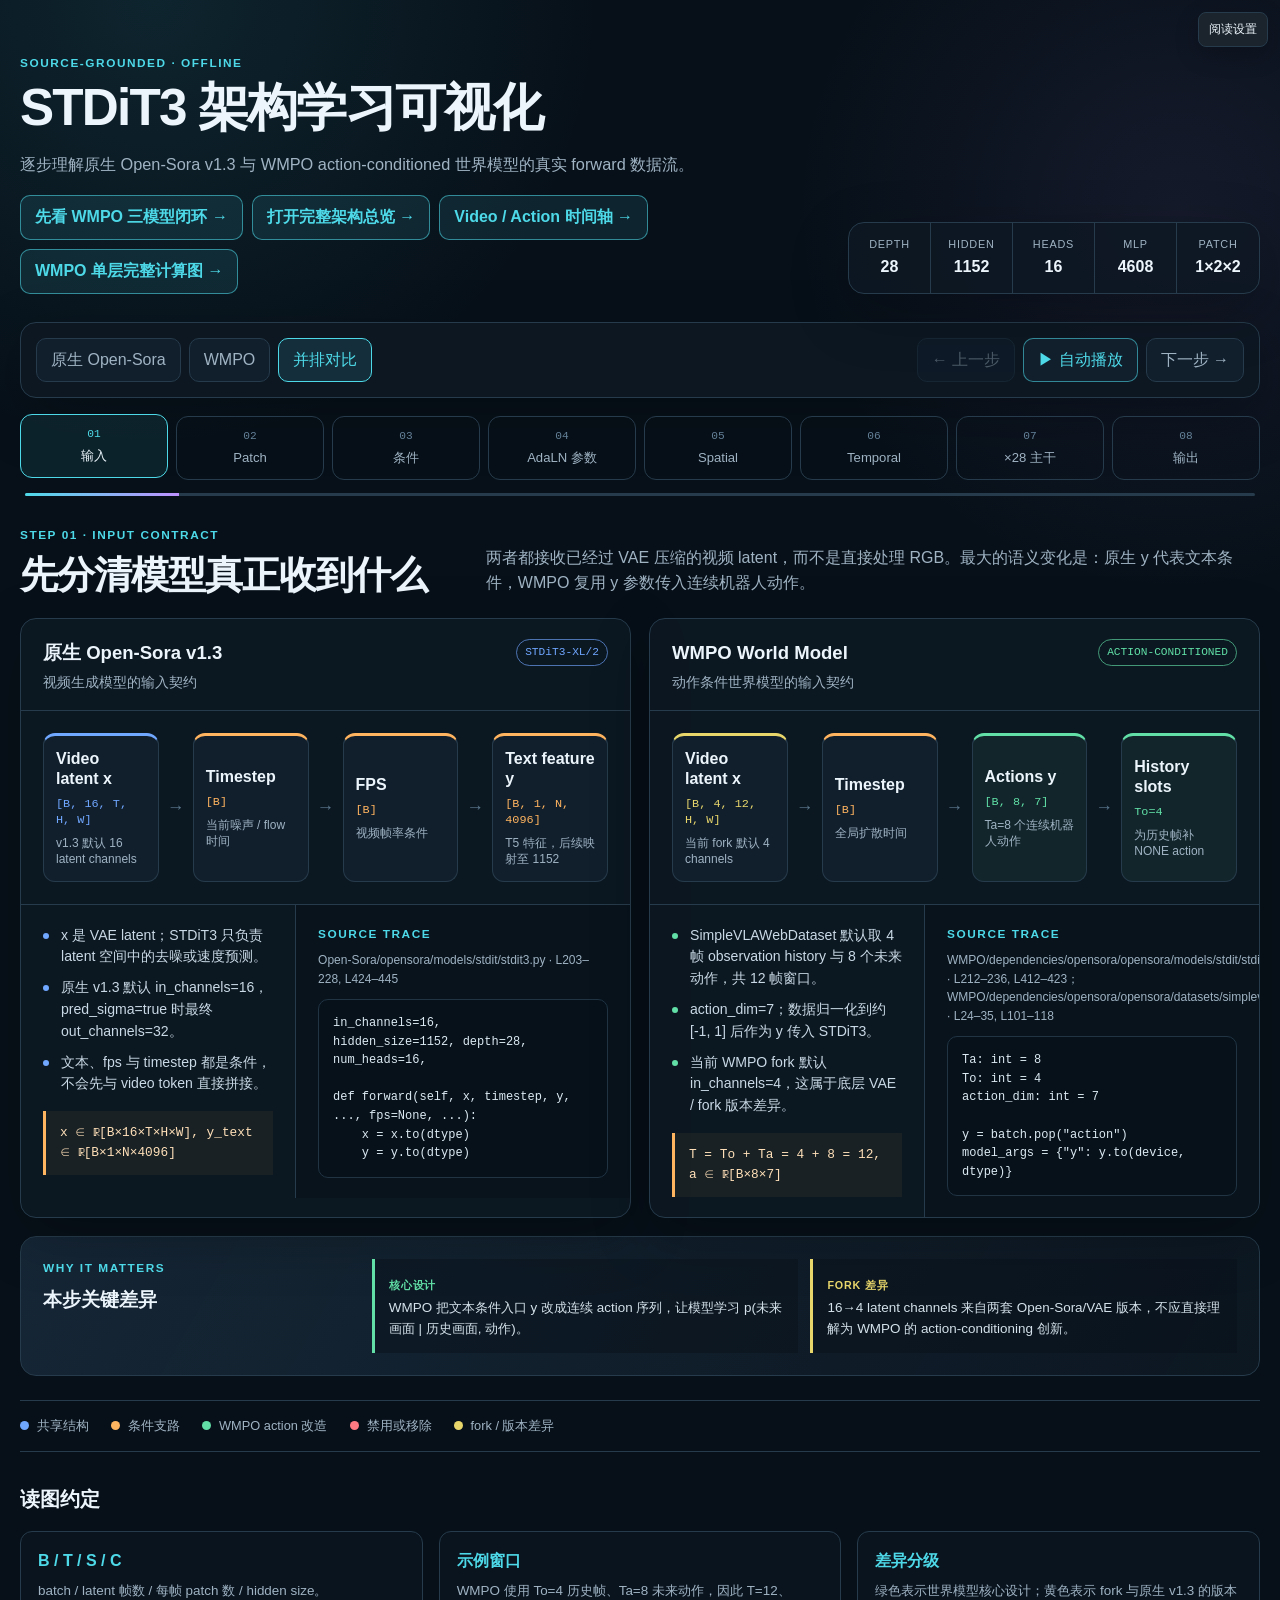
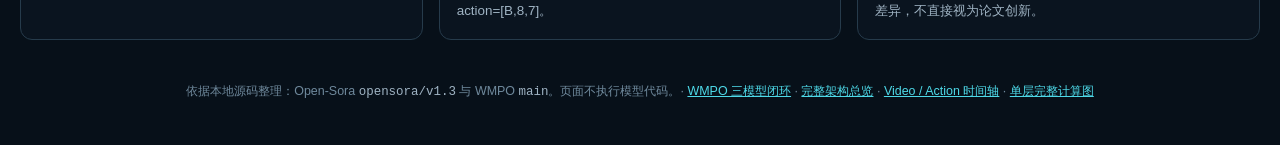
<file: index.html>
<!doctype html>
<html lang="zh-CN">
<head>
  <meta charset="UTF-8">
  <meta name="viewport" content="width=device-width, initial-scale=1.0">
  <meta name="color-scheme" content="dark">
  <title>STDiT3 架构学习可视化</title>
  <link rel="stylesheet" href="assets/styles.css">
  <link rel="stylesheet" href="assets/preferences.css">
</head>
<body>
  <a class="skip-link" href="#lesson">跳到当前步骤</a>

  <header class="hero">
    <div class="hero-copy">
      <p class="kicker">SOURCE-GROUNDED · OFFLINE</p>
      <h1>STDiT3 架构学习可视化</h1>
      <p class="hero-subtitle">逐步理解原生 Open-Sora v1.3 与 WMPO action-conditioned 世界模型的真实 forward 数据流。</p>
      <div class="hero-actions">
        <a class="overview-link" href="system-loop.html">先看 WMPO 三模型闭环 →</a>
        <a class="overview-link" href="overview.html">打开完整架构总览 →</a>
        <a class="overview-link" href="time-alignment.html">Video / Action 时间轴 →</a>
        <a class="overview-link" href="compute-graph.html">WMPO 单层完整计算图 →</a>
      </div>
    </div>
    <div class="spec-strip" aria-label="STDiT3-XL/2 主要规格">
      <div><span>Depth</span><strong>28</strong></div>
      <div><span>Hidden</span><strong>1152</strong></div>
      <div><span>Heads</span><strong>16</strong></div>
      <div><span>MLP</span><strong>4608</strong></div>
      <div><span>Patch</span><strong>1×2×2</strong></div>
    </div>
  </header>

  <main>
    <section class="toolbar" aria-label="视图与播放控制">
      <div class="mode-group" role="group" aria-label="架构视图">
        <button type="button" class="mode-button" data-mode="native" aria-pressed="false">原生 Open-Sora</button>
        <button type="button" class="mode-button" data-mode="wmpo" aria-pressed="false">WMPO</button>
        <button type="button" class="mode-button is-active" data-mode="compare" aria-pressed="true">并排对比</button>
      </div>
      <div class="playback-group">
        <button type="button" id="prev-step" class="control-button" aria-label="上一步">← 上一步</button>
        <button type="button" id="auto-play" class="control-button primary" aria-pressed="false">▶ 自动播放</button>
        <button type="button" id="next-step" class="control-button" aria-label="下一步">下一步 →</button>
      </div>
    </section>

    <nav class="step-nav" aria-label="Forward 步骤">
      <button type="button" class="step-button is-active" data-step="0"><span>01</span>输入</button>
      <button type="button" class="step-button" data-step="1"><span>02</span>Patch</button>
      <button type="button" class="step-button" data-step="2"><span>03</span>条件</button>
      <button type="button" class="step-button" data-step="3"><span>04</span>AdaLN 参数</button>
      <button type="button" class="step-button" data-step="4"><span>05</span>Spatial</button>
      <button type="button" class="step-button" data-step="5"><span>06</span>Temporal</button>
      <button type="button" class="step-button" data-step="6"><span>07</span>×28 主干</button>
      <button type="button" class="step-button" data-step="7"><span>08</span>输出</button>
    </nav>

    <div class="progress-track" role="progressbar" aria-label="学习进度" aria-valuemin="1" aria-valuemax="8" aria-valuenow="1">
      <div id="progress-fill" class="progress-fill"></div>
    </div>

    <section id="lesson" class="lesson" aria-live="polite">
      <div class="lesson-heading">
        <div>
          <p id="step-eyebrow" class="step-eyebrow"></p>
          <h2 id="step-title"></h2>
        </div>
        <p id="step-intro" class="step-intro"></p>
      </div>

      <div id="architecture-view" class="architecture-view"></div>

      <aside id="difference-panel" class="difference-panel" aria-labelledby="difference-title">
        <div class="difference-heading">
          <p class="difference-kicker">WHY IT MATTERS</p>
          <h3 id="difference-title">本步关键差异</h3>
        </div>
        <div id="difference-content" class="difference-content"></div>
      </aside>
    </section>

    <section class="legend" aria-label="图例">
      <span><i class="legend-dot shared"></i>共享结构</span>
      <span><i class="legend-dot condition"></i>条件支路</span>
      <span><i class="legend-dot action"></i>WMPO action 改造</span>
      <span><i class="legend-dot removed"></i>禁用或移除</span>
      <span><i class="legend-dot drift"></i>fork / 版本差异</span>
    </section>

    <section class="reading-guide">
      <h2>读图约定</h2>
      <div class="guide-grid">
        <div>
          <strong>B / T / S / C</strong>
          <p>batch / latent 帧数 / 每帧 patch 数 / hidden size。</p>
        </div>
        <div>
          <strong>示例窗口</strong>
          <p>WMPO 使用 To=4 历史帧、Ta=8 未来动作，因此 T=12、action=[B,8,7]。</p>
        </div>
        <div>
          <strong>差异分级</strong>
          <p>绿色表示世界模型核心设计；黄色表示 fork 与原生 v1.3 的版本差异，不直接视为论文创新。</p>
        </div>
      </div>
    </section>
  </main>

  <footer>
    <p>依据本地源码整理：Open-Sora <code>opensora/v1.3</code> 与 WMPO <code>main</code>。页面不执行模型代码。· <a href="system-loop.html">WMPO 三模型闭环</a> · <a href="overview.html">完整架构总览</a> · <a href="time-alignment.html">Video / Action 时间轴</a> · <a href="compute-graph.html">单层完整计算图</a></p>
  </footer>

  <script src="assets/app.js"></script>
  <script src="assets/preferences.js"></script>
</body>
</html>
</file>
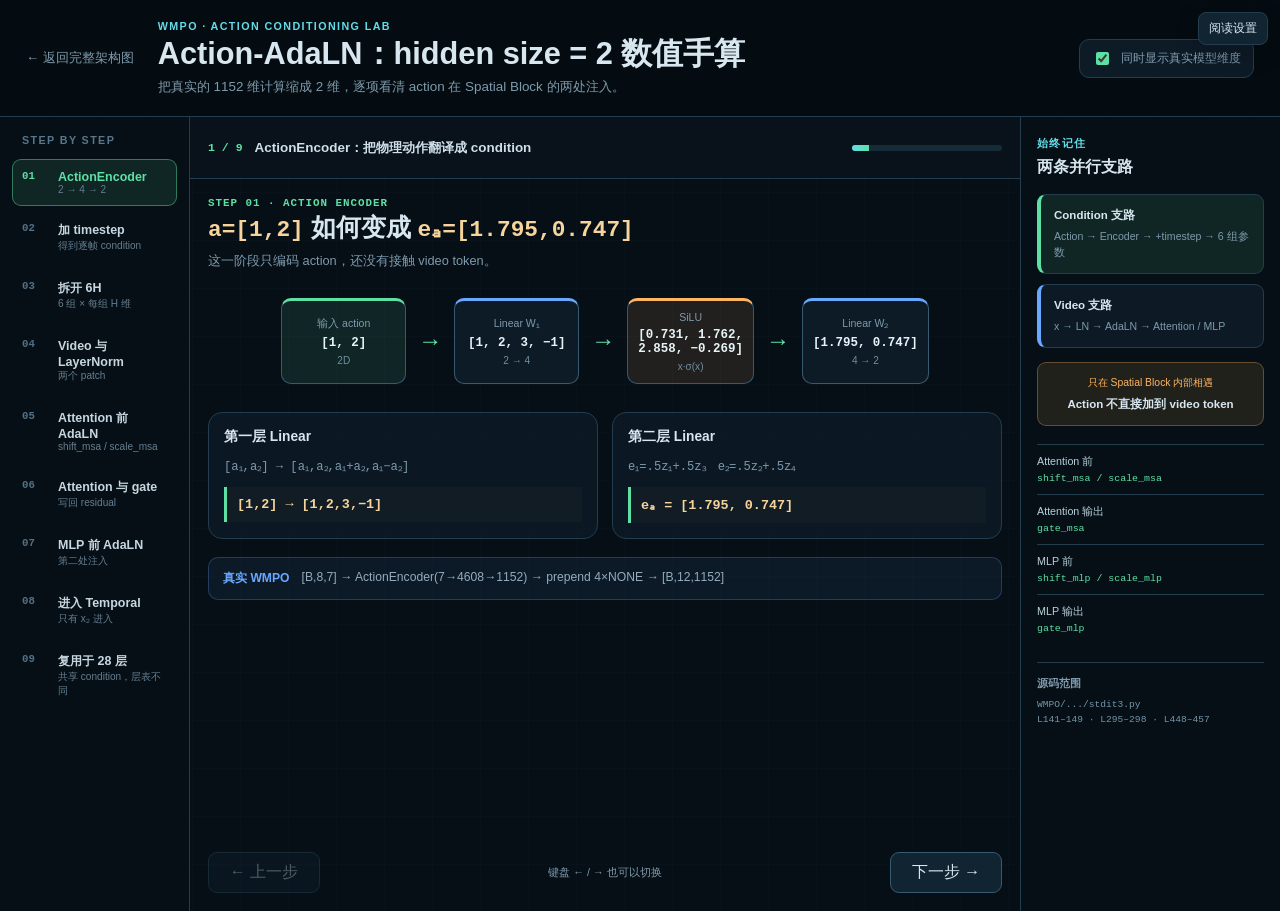
<file: adaln-toy.html>
<!doctype html>
<html lang="zh-CN">
<head>
  <meta charset="UTF-8">
  <meta name="viewport" content="width=device-width, initial-scale=1.0">
  <meta name="color-scheme" content="dark">
  <title>Action-AdaLN 数值手算</title>
  <link rel="stylesheet" href="assets/adaln-toy.css">
  <link rel="stylesheet" href="assets/preferences.css">
</head>
<body class="show-real">
  <a class="skip-link" href="#lesson-stage">跳到当前步骤</a>

  <header class="toy-header">
    <div class="header-copy">
      <a href="overview.html" class="back-link">← 返回完整架构图</a>
      <div>
        <p class="eyebrow">WMPO · ACTION CONDITIONING LAB</p>
        <h1>Action-AdaLN：hidden size = 2 数值手算</h1>
        <p>把真实的 1152 维计算缩成 2 维，逐项看清 action 在 Spatial Block 的两处注入。</p>
      </div>
    </div>
    <label class="real-toggle">
      <input id="real-toggle" type="checkbox" checked>
      <span>同时显示真实模型维度</span>
    </label>
  </header>

  <main class="toy-shell">
    <nav class="step-nav" aria-label="手算步骤">
      <p class="nav-label">STEP BY STEP</p>
      <button type="button" class="step-button is-active" data-step="0"><span>01</span><strong>ActionEncoder</strong><small>2 → 4 → 2</small></button>
      <button type="button" class="step-button" data-step="1"><span>02</span><strong>加 timestep</strong><small>得到逐帧 condition</small></button>
      <button type="button" class="step-button" data-step="2"><span>03</span><strong>拆开 6H</strong><small>6 组 × 每组 H 维</small></button>
      <button type="button" class="step-button" data-step="3"><span>04</span><strong>Video 与 LayerNorm</strong><small>两个 patch</small></button>
      <button type="button" class="step-button" data-step="4"><span>05</span><strong>Attention 前 AdaLN</strong><small>shift_msa / scale_msa</small></button>
      <button type="button" class="step-button" data-step="5"><span>06</span><strong>Attention 与 gate</strong><small>写回 residual</small></button>
      <button type="button" class="step-button" data-step="6"><span>07</span><strong>MLP 前 AdaLN</strong><small>第二处注入</small></button>
      <button type="button" class="step-button" data-step="7"><span>08</span><strong>进入 Temporal</strong><small>只有 x₂ 进入</small></button>
      <button type="button" class="step-button" data-step="8"><span>09</span><strong>复用于 28 层</strong><small>共享 condition，层表不同</small></button>
    </nav>

    <section class="lesson" aria-label="Action-AdaLN 手算内容">
      <div class="lesson-toolbar">
        <div>
          <span id="step-counter">1 / 9</span>
          <strong id="step-title">ActionEncoder：把物理动作翻译成 condition</strong>
        </div>
        <div class="progress" role="progressbar" aria-label="学习进度" aria-valuemin="1" aria-valuemax="9" aria-valuenow="1">
          <div id="progress-bar"></div>
        </div>
      </div>

      <div id="lesson-stage" class="lesson-stage" tabindex="-1">
        <article class="lesson-step is-active" data-step-panel="0">
          <div class="step-heading">
            <p>STEP 01 · ACTION ENCODER</p>
            <h2><code>a=[1,2]</code> 如何变成 <code>eₐ=[1.795,0.747]</code></h2>
            <span class="takeaway">这一阶段只编码 action，还没有接触 video token。</span>
          </div>

          <div class="flow-line five">
            <div class="flow-node action"><small>输入 action</small><strong>[1, 2]</strong><em>2D</em></div>
            <i>→</i>
            <div class="flow-node"><small>Linear W₁</small><strong>[1, 2, 3, −1]</strong><em>2 → 4</em></div>
            <i>→</i>
            <div class="flow-node condition"><small>SiLU</small><strong>[0.731, 1.762,<br>2.858, −0.269]</strong><em>x·σ(x)</em></div>
            <i>→</i>
            <div class="flow-node"><small>Linear W₂</small><strong>[1.795, 0.747]</strong><em>4 → 2</em></div>
          </div>

          <div class="calc-grid">
            <section class="calc-card">
              <h3>第一层 Linear</h3>
              <code>[a₁,a₂] → [a₁,a₂,a₁+a₂,a₁−a₂]</code>
              <div class="equation">[1,2] → [1,2,3,−1]</div>
            </section>
            <section class="calc-card">
              <h3>第二层 Linear</h3>
              <code>e₁=.5z₁+.5z₃　e₂=.5z₂+.5z₄</code>
              <div class="equation">eₐ = [1.795, 0.747]</div>
            </section>
          </div>

          <div class="real-map">
            <strong>真实 WMPO</strong><span>[B,8,7] → ActionEncoder(7→4608→1152) → prepend 4×NONE → [B,12,1152]</span>
          </div>
        </article>

        <article class="lesson-step" data-step-panel="1">
          <div class="step-heading">
            <p>STEP 02 · PER-FRAME CONDITION</p>
            <h2>Action embedding 与 timestep embedding 逐元素相加</h2>
            <span class="takeaway">相加的是两个 condition 向量，不是把 action 加进 video feature。</span>
          </div>

          <div class="merge-diagram">
            <div class="merge-branch action"><small>ActionEncoder(aᵢ)</small><strong>[1.795, 0.747]</strong></div>
            <div class="merge-branch condition"><small>TimestepEmbedder(t)</small><strong>[0.2, −0.1]</strong></div>
            <div class="merge-symbol">＋</div>
            <div class="merge-result"><small>第 i 帧 condition cᵢ</small><strong>[1.995, 0.647]</strong></div>
          </div>

          <div class="formula-block">
            <span>逐帧公式</span>
            <code>cᵢ = Eₜ(t) + Eₐ(aᵢ)</code>
          </div>

          <div class="frame-strip" aria-label="12 帧 action 对齐">
            <div><b>frame 0</b><span>NONE</span></div><div><b>1</b><span>NONE</span></div><div><b>2</b><span>NONE</span></div><div><b>3</b><span>NONE</span></div>
            <div class="future"><b>4</b><span>a₀</span></div><div class="future"><b>5</b><span>a₁</span></div><div class="future"><b>6</b><span>a₂</span></div><div class="future"><b>7</b><span>a₃</span></div>
            <div class="future"><b>8</b><span>a₄</span></div><div class="future"><b>9</b><span>a₅</span></div><div class="future"><b>10</b><span>a₆</span></div><div class="future"><b>11</b><span>a₇</span></div>
          </div>

          <div class="real-map"><strong>真实 WMPO</strong><span>[B,1152] repeat 到 12 帧，再与 [B,12,1152] action embedding 相加。</span></div>
        </article>

        <article class="lesson-step" data-step-panel="2">
          <div class="step-heading">
            <p>STEP 03 · t_block</p>
            <h2><code>6H</code> 不是 6 个数，而是 <code>6 组 × 每组 H 个数</code></h2>
            <span class="takeaway">本例 H=2，所以 t_block 输出 6×2=12 个数；每连续 2 个数构成一组 H 维向量。</span>
          </div>

          <div class="parameter-source">
            <div class="flow-node condition"><small>condition cᵢ</small><strong>[1.995, 0.647]</strong><em>H = 2 个数</em></div>
            <i>→</i>
            <div class="tblock-node">
              <small>t_block</small>
              <span>SiLU</span>
              <i>→</i>
              <span>Linear(H, 6H)</span>
              <strong>2 → 12</strong>
            </div>
            <i>→</i>
            <div class="sixh-result"><small>一条长向量</small><strong>6H = 6 × 2 = 12</strong><em>12 个数</em></div>
          </div>

          <section class="sixh-explainer" aria-labelledby="sixh-title">
            <div class="sixh-title-row">
              <div><small>t_block 的原始输出</small><h3 id="sixh-title">最后一维长度 = 12</h3></div>
              <code>[B·T, 12]</code>
            </div>

            <div class="twelve-values" aria-label="12 个输出值，按顺序每两个切成一组">
              <div class="parameter-pair attn-mod"><span class="pair-index">第 1 组</span><b>shift_msa</b><div><code>0.10</code><code>−0.20</code></div><small>H=2 个通道</small></div>
              <div class="parameter-pair attn-mod"><span class="pair-index">第 2 组</span><b>scale_msa</b><div><code>0.05</code><code>0.10</code></div><small>H=2 个通道</small></div>
              <div class="parameter-pair attn-gate"><span class="pair-index">第 3 组</span><b>gate_msa</b><div><code>0.80</code><code>0.70</code></div><small>H=2 个通道</small></div>
              <div class="parameter-pair mlp-mod"><span class="pair-index">第 4 组</span><b>shift_mlp</b><div><code>−0.10</code><code>0.05</code></div><small>H=2 个通道</small></div>
              <div class="parameter-pair mlp-mod"><span class="pair-index">第 5 组</span><b>scale_mlp</b><div><code>0.02</code><code>−0.03</code></div><small>H=2 个通道</small></div>
              <div class="parameter-pair mlp-gate"><span class="pair-index">第 6 组</span><b>gate_mlp</b><div><code>0.60</code><code>0.90</code></div><small>H=2 个通道</small></div>
            </div>

            <div class="shape-pipeline" aria-label="源码中的 reshape、层参数相加、重新展平和切分顺序">
              <div><small>t_block 输出</small><code>[B·T, 6H]</code></div><i>→</i>
              <div><small>reshape</small><code>[B,T,6,H]</code></div><i>→</i>
              <div><small>加本层 Table</small><code>+ [1,1,6,H]</code></div><i>→</i>
              <div><small>rearrange</small><code>[B,T,1,6H]</code></div><i>→</i>
              <div><small>chunk(6, dim=-1)</small><code>6 × [B,T,1,H]</code></div>
            </div>
            <p class="toy-table-note">为了只讲清 6H，这次手算把 <code>scale_shift_table</code> 设为 0；真实模型中每个 Spatial Block 都会先加上自己的一张 <code>[6,H]</code> 表。</p>
          </section>

          <div class="sixh-routing" aria-label="六组参数的使用位置">
            <section>
              <h3>Attention 半边</h3>
              <div class="route-target"><code>shift_msa + scale_msa</code><i>→</i><b>Attention 前 AdaLN</b></div>
              <div class="route-target"><code>gate_msa</code><i>→</i><b>Attention 输出写回</b></div>
            </section>
            <section>
              <h3>MLP 半边</h3>
              <div class="route-target"><code>shift_mlp + scale_mlp</code><i>→</i><b>MLP 前 AdaLN</b></div>
              <div class="route-target"><code>gate_mlp</code><i>→</i><b>MLP 输出写回</b></div>
            </section>
          </div>

          <div class="not-six-scalars"><strong>最容易误解的地方</strong><span><code>6H</code> ≠ 6 个标量。每一组都要逐通道调制 hidden，所以每组必须保留完整的 H 维。</span></div>

          <div class="real-map"><strong>真实 WMPO</strong><span>H=1152：<code>[B·12,1152] → [B·12,6912]</code>，Block 内 reshape 为 <code>[B,12,6,1152]</code>。也就是 6 组参数，每组都有 1152 个通道值。</span></div>
        </article>

        <article class="lesson-step" data-step-panel="3">
          <div class="step-heading">
            <p>STEP 04 · VIDEO BRANCH</p>
            <h2>另一条支路：两个空间 patch 先做 LayerNorm</h2>
            <span class="takeaway">这是 PatchEmbed 后的 Transformer hidden，不是 RGB 像素。</span>
          </div>

          <div class="matrix-flow">
            <div class="matrix-card">
              <small>输入 video feature x</small>
              <table><tr><td>1</td><td>3</td></tr><tr><td>2</td><td>0</td></tr></table>
              <em>2 patches × C=2</em>
            </div>
            <i>→</i>
            <div class="matrix-card norm">
              <small>LN(x)</small>
              <table><tr><td>−1</td><td>1</td></tr><tr><td>1</td><td>−1</td></tr></table>
              <em>每个 patch 沿 C 归一化</em>
            </div>
          </div>

          <div class="patch-calc">
            <div><strong>patch 0</strong><code>[1,3]　μ=2, σ≈1　→　[−1,1]</code></div>
            <div><strong>patch 1</strong><code>[2,0]　μ=1, σ≈1　→　[1,−1]</code></div>
          </div>

          <div class="real-map"><strong>真实 WMPO</strong><span>x 的符号形状为 [B,T,S,1152]；LayerNorm 设置 affine=False。</span></div>
        </article>

        <article class="lesson-step" data-step-panel="4">
          <div class="step-heading">
            <p>STEP 05 · ACTION-ADALN BEFORE ATTENTION</p>
            <h2>第一处真正注入：用 <code>shift_msa / scale_msa</code> 改写 LN(x)</h2>
            <span class="takeaway">同一帧的参数广播给这一帧的所有 S 个 patch。</span>
          </div>

          <div class="broadcast-diagram">
            <div class="parameter-stack">
              <div><span>scale_msa</span><code>[0.05, 0.10]</code></div>
              <div><span>shift_msa</span><code>[0.10, −0.20]</code></div>
              <b>沿 S 广播 ↓</b>
            </div>
            <div class="patch-results">
              <div class="patch-equation"><b>patch 0</b><code>[−1,1] × [1.05,1.10] + [0.10,−0.20]</code><strong>[−0.95, 0.90]</strong></div>
              <div class="patch-equation"><b>patch 1</b><code>[1,−1] × [1.05,1.10] + [0.10,−0.20]</code><strong>[1.15, −1.30]</strong></div>
            </div>
          </div>

          <div class="formula-block large"><span>AdaLN₁</span><code>h_attn = (1 + scale_msa) · LN₁(x) + shift_msa</code></div>

          <div class="matrix-card result-matrix">
            <small>Action-conditioned feature h_attn</small>
            <table><tr><td>−0.95</td><td>0.90</td></tr><tr><td>1.15</td><td>−1.30</td></tr></table>
            <em>Action 第一次真正改变 video hidden</em>
          </div>

          <div class="real-map"><strong>真实 WMPO</strong><span>shift/scale: [B,T,1,1152]，在每帧内部沿 S 个 spatial tokens 广播。</span></div>
        </article>

        <article class="lesson-step" data-step-panel="5">
          <div class="step-heading">
            <p>STEP 06 · SELF-ATTENTION + GATE</p>
            <h2>改变后的 hidden 生成 Q/K/V，Attention 输出再由 gate_msa 控制</h2>
            <span class="takeaway">shift/scale 改变“算什么”，gate 决定“写回多少”。</span>
          </div>

          <div class="qkv-flow">
            <div class="flow-node action"><small>h_attn</small><strong>Action-conditioned</strong></div><i>→</i>
            <div class="qkv-box"><b>Q=hWQ</b><b>K=hWK</b><b>V=hWV</b></div><i>→</i>
            <div class="flow-node"><small>Spatial Attention</small><strong>patch ↔ patch</strong></div>
          </div>

          <div class="matrix-equation-row">
            <div class="matrix-card"><small>Attn(h_attn)</small><table><tr><td>0.4</td><td>0.6</td></tr><tr><td>0.7</td><td>0.2</td></tr></table></div>
            <div class="operator">⊙<small>gate_msa<br>[0.8,0.7]</small></div>
            <div class="matrix-card"><small>gated attention</small><table><tr><td>0.32</td><td>0.42</td></tr><tr><td>0.56</td><td>0.14</td></tr></table></div>
            <div class="operator">＋<small>residual x</small></div>
            <div class="matrix-card result"><small>x₁</small><table><tr><td>1.32</td><td>3.42</td></tr><tr><td>2.56</td><td>0.14</td></tr></table></div>
          </div>

          <div class="formula-block large"><span>Attention 残差</span><code>x₁ = x + gate_msa · SpatialAttention(h_attn)</code></div>
          <div class="real-map"><strong>关键含义</strong><span>Action 通过 h_attn 改变 Q/K/V 和 attention matrix，并通过 gate_msa 控制结果写回 residual stream 的强度。</span></div>
        </article>

        <article class="lesson-step" data-step-panel="6">
          <div class="step-heading">
            <p>STEP 07 · ACTION-ADALN BEFORE MLP</p>
            <h2>第二处注入：对 x₁ 再做 LN₂ 与另一组 Action-AdaLN</h2>
            <span class="takeaway">Attention 和 MLP 使用不同的 shift、scale、gate。</span>
          </div>

          <div class="branch-pipeline">
            <div class="flow-node"><small>第一支路输出</small><strong>x₁</strong></div><i>→</i>
            <div class="flow-node"><small>Pre-Norm</small><strong>LN₂(x₁)</strong></div><i>→</i>
            <div class="flow-node action"><small>Action-AdaLN₂</small><strong>shift_mlp<br>scale_mlp</strong></div><i>→</i>
            <div class="flow-node"><small>Channel MLP</small><strong>2 → 4 → 2</strong></div><i>→</i>
            <div class="flow-node action"><small>gate + residual</small><strong>×gate_mlp + x₁</strong></div>
          </div>

          <div class="formula-stack">
            <code>h_mlp = (1 + scale_mlp) · LN₂(x₁) + shift_mlp</code>
            <code>x₂ = x₁ + gate_mlp · MLP(h_mlp)</code>
          </div>

          <div class="two-injection-summary">
            <section><b>注入点 ①</b><span>Self-Attention 前</span><code>shift_msa / scale_msa / gate_msa</code></section>
            <section><b>注入点 ②</b><span>MLP 前</span><code>shift_mlp / scale_mlp / gate_mlp</code></section>
          </div>

          <div class="real-map"><strong>一个 Spatial Block 完成</strong><span>输出 x₂ 仍为 [B,T,S,1152]，张量形状不变，内容已被 action 条件化。</span></div>
        </article>

        <article class="lesson-step" data-step-panel="7">
          <div class="step-heading">
            <p>STEP 08 · SPATIAL → TEMPORAL</p>
            <h2>进入 Temporal Block 的是 Spatial 输出 x₂，不是 Action-AdaLN 参数</h2>
            <span class="takeaway">Temporal 的直接 AdaLN condition 仍是全局 timestep。</span>
          </div>

          <div class="temporal-entry">
            <div class="spatial-block-box">
              <small>Action-conditioned Spatial Block</small>
              <strong>x → Attention 支路 → MLP 支路 → x₂</strong>
              <em>直接使用 action 生成的 6 组参数</em>
            </div>
            <i>→</i>
            <div class="reshape-box">
              <small>Rearrange</small>
              <strong>[B,T,S,C]</strong><b>↓</b><strong>[B·S,T,C]</strong>
            </div>
            <i>→</i>
            <div class="temporal-block-box">
              <small>Causal Temporal Block</small>
              <strong>同一空间位置沿 T 注意力</strong>
              <em>直接 condition：t_t = t_block(Eₜ(t))</em>
            </div>
          </div>

          <div class="not-entering">
            <div><b>进入 Temporal</b><span>x₂：已经包含 action 影响的 hidden state</span></div>
            <div><b>不直接进入 Temporal</b><span>shift_msa / scale_msa / gate_msa / shift_mlp / scale_mlp / gate_mlp</span></div>
          </div>

          <div class="formula-block large"><span>第 1 组 Block</span><code>x₁ = Temporal₁( Spatial₁(x₀, Action), timestep )</code></div>
          <div class="real-map"><strong>Temporal 形状</strong><span>[B,12,S,1152] → [B·S,12,1152]；当前 WMPO 使用 causal temporal attention。</span></div>
        </article>

        <article class="lesson-step" data-step-panel="8">
          <div class="step-heading">
            <p>STEP 09 · 28 LAYERS</p>
            <h2>ActionEncoder 与 t_block 算一次；condition 复用于 28 个 Spatial Block</h2>
            <span class="takeaway">共享的是 pᵢ，每层还会加自己的 scale_shift_tableₗ。</span>
          </div>

          <div class="shared-condition">
            <div class="condition-source"><small>每帧共享 condition</small><strong>pᵢ = t_block(Eₜ(t)+Eₐ(aᵢ))</strong><em>[6,C]</em></div>
            <div class="condition-bus"><span></span><b>同一个 pᵢ 广播到 28 层</b></div>
          </div>

          <div class="layer-sequence">
            <section><div class="table-chip">＋ Table₁</div><div class="layer spatial">Spatial 1<small>Pᵢ,₁=pᵢ+R₁</small></div><i>→</i><div class="layer temporal">Temporal 1<small>timestep</small></div></section>
            <section><div class="table-chip">＋ Table₂</div><div class="layer spatial">Spatial 2<small>Pᵢ,₂=pᵢ+R₂</small></div><i>→</i><div class="layer temporal">Temporal 2<small>timestep</small></div></section>
            <div class="omitted">⋯　Blocks 3–27　⋯</div>
            <section><div class="table-chip">＋ Table₂₈</div><div class="layer spatial">Spatial 28<small>Pᵢ,₂₈=pᵢ+R₂₈</small></div><i>→</i><div class="layer temporal">Temporal 28<small>timestep</small></div></section>
          </div>

          <div class="formula-stack final-formulas">
            <code>[β,γ,g]ᵢ,ₗ = pᵢ + scale_shift_tableₗ</code>
            <code>xᵐᵒᵈᵢ,ₗ = (1+γᵢ,ₗ)·LN(xᵢ,ₗ)+βᵢ,ₗ</code>
          </div>

          <div class="final-summary">
            <b>Action condition 是逐帧共享的</b><span>同一 pᵢ 被传给 28 个 Spatial Blocks。</span>
            <b>实际调制是 layer-specific 的</b><span>因为每层拥有不同的 scale_shift_tableₗ。</span>
          </div>

          <div class="real-map"><strong>真实主干</strong><span>[Spatial(action-conditioned) → Temporal(causal)] × 28 → Final Layer。</span></div>
        </article>
      </div>

      <footer class="lesson-footer">
        <button id="prev-step" type="button">← 上一步</button>
        <p>键盘 ← / → 也可以切换</p>
        <button id="next-step" type="button">下一步 →</button>
      </footer>
    </section>

    <aside class="concept-aside">
      <p class="aside-label">始终记住</p>
      <h2>两条并行支路</h2>
      <div class="aside-lane action">
        <b>Condition 支路</b>
        <span>Action → Encoder → +timestep → 6 组参数</span>
      </div>
      <div class="aside-lane video">
        <b>Video 支路</b>
        <span>x → LN → AdaLN → Attention / MLP</span>
      </div>
      <div class="aside-merge">
        <span>只在 Spatial Block 内部相遇</span>
        <strong>Action 不直接加到 video token</strong>
      </div>
      <dl>
        <div><dt>Attention 前</dt><dd>shift_msa / scale_msa</dd></div>
        <div><dt>Attention 输出</dt><dd>gate_msa</dd></div>
        <div><dt>MLP 前</dt><dd>shift_mlp / scale_mlp</dd></div>
        <div><dt>MLP 输出</dt><dd>gate_mlp</dd></div>
      </dl>
      <div class="source-note">
        <b>源码范围</b>
        <code>WMPO/.../stdit3.py<br>L141–149 · L295–298 · L448–457</code>
      </div>
    </aside>
  </main>

  <script src="assets/adaln-toy.js"></script>
  <script src="assets/preferences.js"></script>
</body>
</html>
</file>
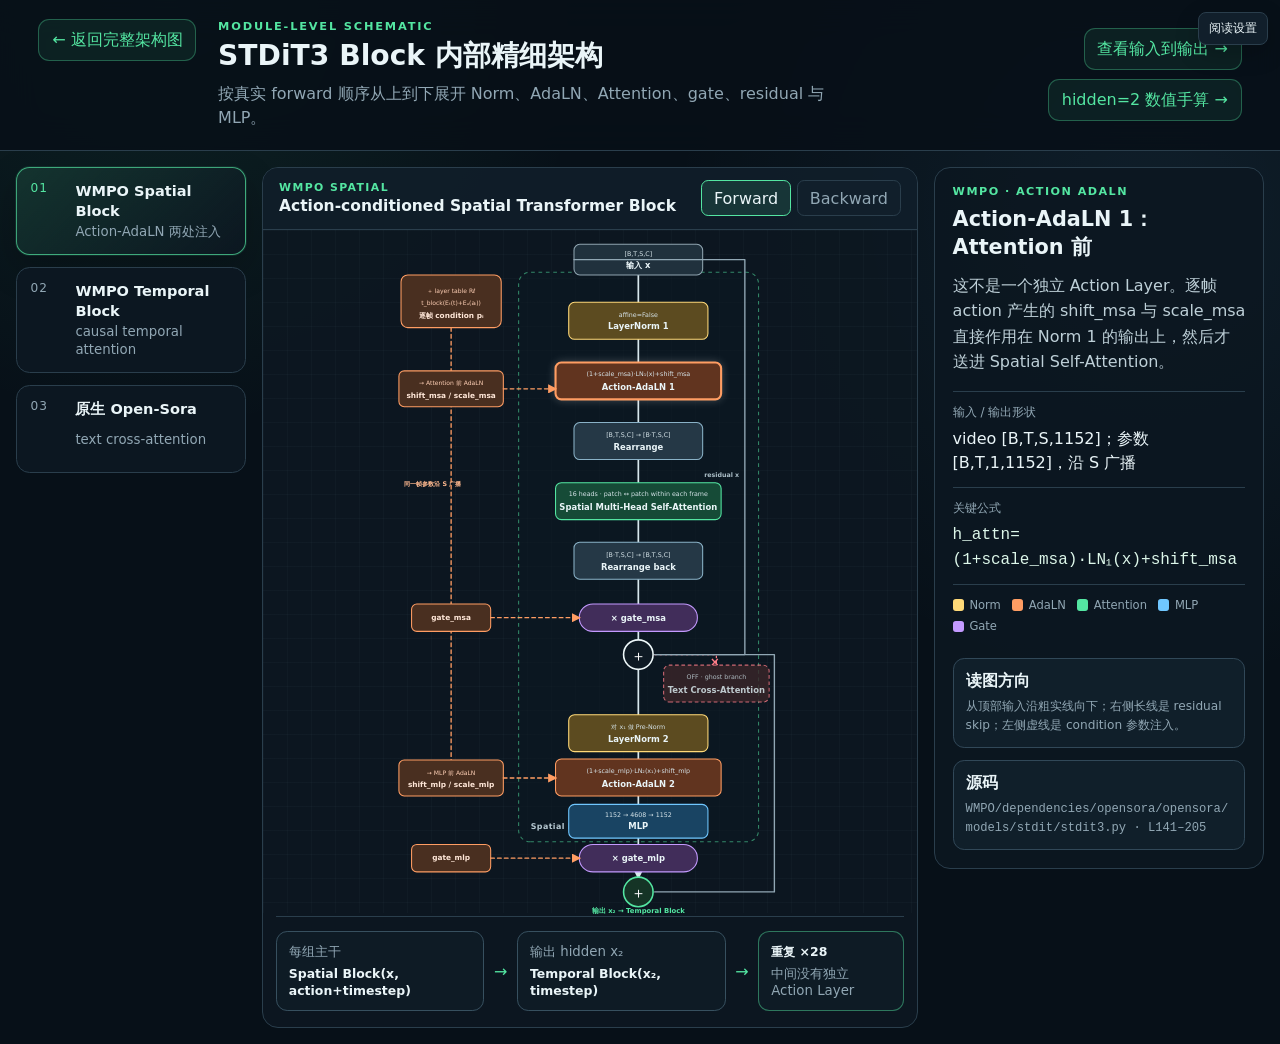
<file: block-detail.html>
<!doctype html>
<html lang="zh-CN">
<head>
  <meta charset="UTF-8">
  <meta name="viewport" content="width=device-width, initial-scale=1.0">
  <meta name="color-scheme" content="dark">
  <title>STDiT3 Block 内部精细架构</title>
  <link rel="stylesheet" href="assets/block-detail.css">
  <link rel="stylesheet" href="assets/preferences.css">
</head>
<body>
  <a class="skip-link" href="#diagram-stage">跳到 Block 架构图</a>

  <header class="detail-header">
    <div class="header-main">
      <a href="overview.html" class="back-link">← 返回完整架构图</a>
      <div>
        <p class="eyebrow">MODULE-LEVEL SCHEMATIC</p>
        <h1>STDiT3 Block 内部精细架构</h1>
        <p>按真实 forward 顺序从上到下展开 Norm、AdaLN、Attention、gate、residual 与 MLP。</p>
      </div>
    </div>
    <div class="header-actions">
      <a class="toy-link" href="end-to-end.html">查看输入到输出 →</a>
      <a class="toy-link" href="adaln-toy.html">hidden=2 数值手算 →</a>
    </div>
  </header>

  <main class="detail-shell">
    <nav class="view-tabs" aria-label="Block 视图">
      <button type="button" class="view-tab is-active" data-view="spatial" aria-pressed="true">
        <span>01</span><strong>WMPO Spatial Block</strong><small>Action-AdaLN 两处注入</small>
      </button>
      <button type="button" class="view-tab" data-view="temporal" aria-pressed="false">
        <span>02</span><strong>WMPO Temporal Block</strong><small>causal temporal attention</small>
      </button>
      <button type="button" class="view-tab" data-view="native" aria-pressed="false">
        <span>03</span><strong>原生 Open-Sora</strong><small>text cross-attention</small>
      </button>
    </nav>

    <section id="diagram-stage" class="diagram-stage" tabindex="-1" aria-label="Block 精细架构图">
      <div class="diagram-toolbar">
        <div>
          <span id="view-kind">WMPO SPATIAL</span>
          <strong id="view-title">Action-conditioned Spatial Transformer Block</strong>
        </div>
        <div class="flow-mode" role="group" aria-label="计算方向"><button type="button" class="flow-button is-active" data-flow="forward" aria-pressed="true">Forward</button><button type="button" class="flow-button" data-flow="backward" aria-pressed="false">Backward</button></div>
      </div>

      <section id="backward-overlay" class="backward-overlay" hidden aria-label="Action-AdaLN 反向传播路径">
        <header><small>COMPUTATION GRAPH</small><h2>梯度如何返回 ActionEncoder</h2><p>先追踪 gate 与 AdaLN 主链，不展开完整 Q/K/V Jacobian。</p></header>
        <div class="gradient-flow">
          <div><b>Loss L</b><code>∂L/∂x₂</code></div><i>↑</i>
          <div><b>Residual x₂</b><code>x₁ + gate_mlp ⊙ MLP(h)</code></div><i>↑</i>
          <div><b>gate_mlp</b><code>∂L/∂gate_mlp</code></div><i>↑</i>
          <div><b>AdaLN₂</b><code>∂L/∂shift · ∂L/∂scale</code></div><i>↑</i>
          <div><b>t_block</b><code>∂L/∂pᵢ</code></div><i>↑</i>
          <div><b>ActionEncoder</b><code>∂L/∂θ_action</code></div>
        </div>
        <div class="gradient-branches"><span><b>Attention 支路</b> gate_msa → AdaLN₁ → t_block</span><span><b>MLP 支路</b> gate_mlp → AdaLN₂ → t_block</span><span><b>共享汇合</b> 两条梯度在逐帧 condition cᵢ 处相加</span></div>
      </section>

      <article class="diagram-view is-active" data-view-panel="spatial">
        <svg class="block-svg" viewBox="0 -60 760 1280" role="img" aria-labelledby="spatial-title spatial-desc">
          <title id="spatial-title">WMPO Spatial Transformer Block 精细结构</title>
          <desc id="spatial-desc">从顶部输入 x 开始，依次向下经过 LayerNorm、Action-AdaLN、Spatial Multi-Head Self-Attention、gate 和 residual，再经过第二个 LayerNorm、Action-AdaLN、MLP、gate 和 residual，输出 x2。</desc>
          <defs>
            <marker id="spatial-arrow" viewBox="0 0 10 10" refX="8" refY="5" markerWidth="7" markerHeight="7" orient="auto"><path d="M0,0 L10,5 L0,10 z"></path></marker>
            <marker id="spatial-cond-arrow" viewBox="0 0 10 10" refX="8" refY="5" markerWidth="7" markerHeight="7" orient="auto"><path d="M0,0 L10,5 L0,10 z"></path></marker>
          </defs>

          <rect class="block-boundary spatial-boundary" x="245" y="75" width="455" height="1080" rx="22"></rect>
          <text class="block-label" x="268" y="108">Spatial Block ℓ　× 28</text>

          <path class="main-path" d="M472 1155 V1098 M472 1028 V984 M472 914 V870 M472 800 V756 M472 686 V643 M472 573 V526 M472 474 V458 M472 402 V316 M472 246 V232 M472 162 V146 M472 82 V70 M472 18 V8"></path>

          <g class="diagram-module input-module" tabindex="0" role="button" data-key="spatial_input">
            <rect x="350" y="1150" width="244" height="58" rx="11"></rect>
            <text x="472" y="1175">输入 x</text><text class="shape" x="472" y="1195">[B,T,S,C]</text>
          </g>

          <g class="diagram-module norm-module" tabindex="0" role="button" data-key="spatial_norm1">
            <rect x="340" y="1028" width="264" height="70" rx="11"></rect>
            <text x="472" y="1058">LayerNorm 1</text><text class="shape" x="472" y="1080">affine=False</text>
          </g>

          <g class="diagram-module adaln-module" tabindex="0" role="button" data-key="spatial_adaln1">
            <rect x="315" y="914" width="314" height="70" rx="11"></rect>
            <text x="472" y="943">Action-AdaLN 1</text><text class="shape" x="472" y="966">(1+scale_msa)·LN₁(x)+shift_msa</text>
          </g>

          <g class="diagram-module reshape-module" tabindex="0" role="button" data-key="spatial_reshape_in">
            <rect x="350" y="800" width="244" height="70" rx="11"></rect>
            <text x="472" y="829">Rearrange</text><text class="shape" x="472" y="852">[B,T,S,C] → [B·T,S,C]</text>
          </g>

          <g class="diagram-module attention-module" tabindex="0" role="button" data-key="spatial_attention">
            <rect x="315" y="686" width="314" height="70" rx="11"></rect>
            <text x="472" y="715">Spatial Multi-Head Self-Attention</text><text class="shape" x="472" y="738">16 heads · patch ↔ patch within each frame</text>
          </g>

          <g class="diagram-module reshape-module" tabindex="0" role="button" data-key="spatial_reshape_out">
            <rect x="350" y="573" width="244" height="70" rx="11"></rect>
            <text x="472" y="602">Rearrange back</text><text class="shape" x="472" y="625">[B·T,S,C] → [B,T,S,C]</text>
          </g>

          <g class="diagram-module gate-module" tabindex="0" role="button" data-key="spatial_gate_msa">
            <rect x="360" y="474" width="224" height="52" rx="26"></rect>
            <text x="472" y="506">× gate_msa</text>
          </g>

          <g class="add-node" aria-label="Attention residual add"><circle cx="472" cy="430" r="28"></circle><text x="472" y="439">＋</text></g>
          <path class="residual-path" d="M350 1179 H674 V430 H503"></path>
          <text class="residual-label" x="630" y="777" transform="rotate(-90 630 777)">residual x</text>

          <path class="ghost-path" d="M503 430 H620 V410"></path><text class="ghost-x" x="617" y="423">×</text>
          <g class="diagram-module disabled-module ghost-module" tabindex="0" role="button" data-key="spatial_cross_off">
            <rect x="520" y="340" width="200" height="70" rx="11"></rect>
            <text x="620" y="369">Text Cross-Attention</text><text class="shape" x="620" y="392">OFF · ghost branch</text>
          </g>

          <g class="diagram-module norm-module" tabindex="0" role="button" data-key="spatial_norm2">
            <rect x="340" y="246" width="264" height="70" rx="11"></rect>
            <text x="472" y="276">LayerNorm 2</text><text class="shape" x="472" y="298">对 x₁ 做 Pre-Norm</text>
          </g>

          <g class="diagram-module adaln-module" tabindex="0" role="button" data-key="spatial_adaln2">
            <rect x="315" y="162" width="314" height="70" rx="11"></rect>
            <text x="472" y="191">Action-AdaLN 2</text><text class="shape" x="472" y="214">(1+scale_mlp)·LN₂(x₁)+shift_mlp</text>
          </g>

          <g class="diagram-module mlp-module" tabindex="0" role="button" data-key="spatial_mlp">
            <rect x="340" y="82" width="264" height="64" rx="11"></rect>
            <text x="472" y="110">MLP</text><text class="shape" x="472" y="131">1152 → 4608 → 1152</text>
          </g>

          <g class="diagram-module gate-module" tabindex="0" role="button" data-key="spatial_gate_mlp">
            <rect x="360" y="18" width="224" height="52" rx="26"></rect>
            <text x="472" y="50">× gate_mlp</text>
          </g>
          <g class="add-node output-add" aria-label="MLP residual add"><circle cx="472" cy="-20" r="28"></circle><text x="472" y="-11">＋</text></g>
          <path class="residual-path top-residual" d="M503 430 H730 V-20 H503"></path>

          <g class="condition-source" tabindex="0" role="button" data-key="spatial_condition">
            <rect x="22" y="1050" width="190" height="100" rx="13"></rect>
            <text x="117" y="1078">逐帧 condition pᵢ</text><text class="shape" x="117" y="1101">t_block(Eₜ(t)+Eₐ(aᵢ))</text><text class="shape" x="117" y="1124">＋ layer table Rℓ</text>
          </g>
          <path class="condition-bus" d="M117 1050 V166"></path>
          <text class="condition-label" x="82" y="760" transform="rotate(-90 82 760)">同一帧参数沿 S 广播</text>

          <g class="param-chip" tabindex="0" role="button" data-key="spatial_params_msa"><rect x="18" y="900" width="198" height="68" rx="10"></rect><text x="117" y="927">shift_msa / scale_msa</text><text class="shape" x="117" y="950">→ Attention 前 AdaLN</text></g>
          <path class="condition-path" d="M216 934 H315"></path>

          <g class="param-chip" tabindex="0" role="button" data-key="spatial_gate_msa"><rect x="42" y="474" width="150" height="52" rx="10"></rect><text x="117" y="506">gate_msa</text></g>
          <path class="condition-path" d="M192 500 H360"></path>

          <g class="param-chip" tabindex="0" role="button" data-key="spatial_params_mlp"><rect x="18" y="162" width="198" height="68" rx="10"></rect><text x="117" y="189">shift_mlp / scale_mlp</text><text class="shape" x="117" y="212">→ MLP 前 AdaLN</text></g>
          <path class="condition-path" d="M216 196 H315"></path>

          <g class="param-chip" tabindex="0" role="button" data-key="spatial_gate_mlp"><rect x="42" y="18" width="150" height="52" rx="10"></rect><text x="117" y="50">gate_mlp</text></g>
          <path class="condition-path" d="M192 44 H360"></path>

          <text class="output-label" x="472" y="-50">输出 x₂ → Temporal Block</text>
        </svg>
      </article>

      <article class="diagram-view" data-view-panel="temporal" hidden>
        <svg class="block-svg" viewBox="0 0 760 1220" role="img" aria-labelledby="temporal-title temporal-desc">
          <title id="temporal-title">WMPO Temporal Transformer Block 精细结构</title>
          <desc id="temporal-desc">输入为 Spatial Block 输出 x2，Temporal Block 使用全局 timestep AdaLN 条件，经过 causal temporal attention、gate、residual 和 MLP。</desc>
          <defs>
            <marker id="temporal-arrow" viewBox="0 0 10 10" refX="8" refY="5" markerWidth="7" markerHeight="7" orient="auto"><path d="M0,0 L10,5 L0,10 z"></path></marker>
          </defs>

          <rect class="block-boundary temporal-boundary" x="245" y="75" width="455" height="1080" rx="22"></rect>
          <text class="block-label" x="268" y="108">Temporal Block ℓ　× 28</text>
          <path class="main-path temporal-main" d="M472 1155 V1098 M472 1028 V984 M472 914 V870 M472 800 V756 M472 686 V643 M472 573 V526 M472 474 V430 M472 360 V316 M472 246 V202 M472 132 V82"></path>

          <g class="diagram-module input-module" tabindex="0" role="button" data-key="temporal_input"><rect x="350" y="1150" width="244" height="58" rx="11"></rect><text x="472" y="1175">输入 x₂</text><text class="shape" x="472" y="1195">来自 Spatial Block</text></g>
          <g class="diagram-module norm-module" tabindex="0" role="button" data-key="temporal_norm1"><rect x="340" y="1028" width="264" height="70" rx="11"></rect><text x="472" y="1058">LayerNorm 1</text><text class="shape" x="472" y="1080">affine=False</text></g>
          <g class="diagram-module adaln-module temporal-adaln" tabindex="0" role="button" data-key="temporal_adaln1"><rect x="315" y="914" width="314" height="70" rx="11"></rect><text x="472" y="943">Timestep-AdaLN 1</text><text class="shape" x="472" y="966">无直接 action embedding</text></g>
          <g class="diagram-module reshape-module" tabindex="0" role="button" data-key="temporal_reshape_in"><rect x="350" y="800" width="244" height="70" rx="11"></rect><text x="472" y="829">Rearrange</text><text class="shape" x="472" y="852">[B,T,S,C] → [B·S,T,C]</text></g>
          <g class="diagram-module attention-module temporal-attention" tabindex="0" role="button" data-key="temporal_attention"><rect x="315" y="686" width="314" height="70" rx="11"></rect><text x="472" y="715">Causal Temporal Self-Attention</text><text class="shape" x="472" y="738">16 heads · past → present</text></g>
          <g class="diagram-module reshape-module" tabindex="0" role="button" data-key="temporal_reshape_out"><rect x="350" y="573" width="244" height="70" rx="11"></rect><text x="472" y="602">Rearrange back</text><text class="shape" x="472" y="625">[B·S,T,C] → [B,T,S,C]</text></g>
          <g class="diagram-module gate-module" tabindex="0" role="button" data-key="temporal_gate_msa"><rect x="360" y="474" width="224" height="52" rx="26"></rect><text x="472" y="506">× gate_msa(timestep)</text></g>
          <g class="add-node"><circle cx="472" cy="430" r="28"></circle><text x="472" y="439">＋</text></g>
          <path class="residual-path" d="M350 1179 H674 V430 H503"></path>
          <g class="diagram-module norm-module" tabindex="0" role="button" data-key="temporal_norm2"><rect x="340" y="360" width="264" height="70" rx="11"></rect><text x="472" y="390">LayerNorm 2</text><text class="shape" x="472" y="412">Pre-Norm</text></g>
          <g class="diagram-module adaln-module temporal-adaln" tabindex="0" role="button" data-key="temporal_adaln2"><rect x="315" y="246" width="314" height="70" rx="11"></rect><text x="472" y="275">Timestep-AdaLN 2</text><text class="shape" x="472" y="298">shift_mlp / scale_mlp</text></g>
          <g class="diagram-module mlp-module" tabindex="0" role="button" data-key="temporal_mlp"><rect x="340" y="132" width="264" height="70" rx="11"></rect><text x="472" y="161">MLP</text><text class="shape" x="472" y="184">1152 → 4608 → 1152</text></g>
          <g class="diagram-module gate-module" tabindex="0" role="button" data-key="temporal_gate_mlp"><rect x="360" y="62" width="224" height="52" rx="26"></rect><text x="472" y="94">× gate_mlp(timestep)</text></g>
          <g class="add-node output-add"><circle cx="472" cy="18" r="28"></circle><text x="472" y="27">＋</text></g>
          <path class="residual-path top-residual temporal-residual" d="M674 430 H730 V18 H503"></path>

          <g class="condition-source temporal-source" tabindex="0" role="button" data-key="temporal_condition"><rect x="22" y="1020" width="190" height="112" rx="13"></rect><text x="117" y="1049">全局 timestep 条件</text><text class="shape" x="117" y="1073">t_t=t_block(Eₜ(t))</text><text class="shape" x="117" y="1097">＋ layer table Rℓ</text><text class="shape" x="117" y="1117">[B,1,6,C]</text></g>
          <path class="condition-bus temporal-bus" d="M117 1020 V88"></path>
          <path class="condition-path" d="M117 948 H315"></path><path class="condition-path" d="M117 500 H360"></path><path class="condition-path" d="M117 280 H315"></path><path class="condition-path" d="M117 88 H360"></path>
          <text class="condition-label" x="82" y="730" transform="rotate(-90 82 730)">只有 timestep 直接调制 Temporal</text>
          <text class="output-label" x="472" y="8">输出 → 下一组 Spatial Block</text>
        </svg>
      </article>

      <article class="diagram-view" data-view-panel="native" hidden>
        <svg class="block-svg native-svg" viewBox="0 0 760 1220" role="img" aria-labelledby="native-title native-desc">
          <title id="native-title">Open-Sora 原生 Spatial Transformer Block 精细结构</title>
          <desc id="native-desc">原生 Spatial Block 使用 timestep 和 fps 产生 AdaLN 参数，并在 Attention residual 后执行文本 Cross-Attention，然后进入第二个 AdaLN 和 MLP。</desc>
          <defs><marker id="native-arrow" viewBox="0 0 10 10" refX="8" refY="5" markerWidth="7" markerHeight="7" orient="auto"><path d="M0,0 L10,5 L0,10 z"></path></marker></defs>
          <rect class="block-boundary native-boundary" x="245" y="75" width="455" height="1080" rx="22"></rect>
          <text class="block-label" x="268" y="108">Open-Sora Spatial Block ℓ　× 28</text>
          <path class="main-path native-main" d="M472 1155 V1098 M472 1028 V984 M472 914 V870 M472 800 V756 M472 686 V643 M472 573 V526 M472 474 V430 M472 360 V316 M472 246 V202 M472 132 V82"></path>
          <g class="diagram-module input-module" tabindex="0" role="button" data-key="native_input"><rect x="350" y="1150" width="244" height="58" rx="11"></rect><text x="472" y="1175">输入 x</text><text class="shape" x="472" y="1195">[B,T·S,C]</text></g>
          <g class="diagram-module norm-module" tabindex="0" role="button" data-key="native_norm1"><rect x="340" y="1028" width="264" height="70" rx="11"></rect><text x="472" y="1058">LayerNorm 1</text><text class="shape" x="472" y="1080">affine=False</text></g>
          <g class="diagram-module adaln-module native-adaln" tabindex="0" role="button" data-key="native_adaln1"><rect x="315" y="914" width="314" height="70" rx="11"></rect><text x="472" y="943">AdaLN 1</text><text class="shape" x="472" y="966">condition = timestep + fps</text></g>
          <g class="diagram-module attention-module" tabindex="0" role="button" data-key="native_attention"><rect x="315" y="800" width="314" height="70" rx="11"></rect><text x="472" y="829">Spatial Multi-Head Self-Attention</text><text class="shape" x="472" y="852">帧内 patch attention</text></g>
          <g class="diagram-module gate-module" tabindex="0" role="button" data-key="native_gate_msa"><rect x="360" y="730" width="224" height="52" rx="26"></rect><text x="472" y="762">× gate_msa</text></g>
          <g class="add-node"><circle cx="472" cy="686" r="28"></circle><text x="472" y="695">＋</text></g>
          <path class="residual-path" d="M350 1179 H674 V686 H503"></path>
          <g class="diagram-module cross-module" tabindex="0" role="button" data-key="native_cross"><rect x="315" y="573" width="314" height="70" rx="11"></rect><text x="472" y="602">Text Cross-Attention</text><text class="shape" x="472" y="625">Q=x · KV=caption tokens</text></g>
          <g class="add-node cross-add"><circle cx="472" cy="526" r="28"></circle><text x="472" y="535">＋</text></g>
          <path class="text-condition-path" d="M90 608 H315"></path><text class="text-condition-label" x="92" y="594">CaptionEmbedder(y)</text>
          <g class="diagram-module norm-module" tabindex="0" role="button" data-key="native_norm2"><rect x="340" y="430" width="264" height="70" rx="11"></rect><text x="472" y="460">LayerNorm 2</text><text class="shape" x="472" y="482">Pre-Norm</text></g>
          <g class="diagram-module adaln-module native-adaln" tabindex="0" role="button" data-key="native_adaln2"><rect x="315" y="316" width="314" height="70" rx="11"></rect><text x="472" y="345">AdaLN 2</text><text class="shape" x="472" y="368">shift_mlp / scale_mlp</text></g>
          <g class="diagram-module mlp-module" tabindex="0" role="button" data-key="native_mlp"><rect x="340" y="202" width="264" height="70" rx="11"></rect><text x="472" y="231">MLP</text><text class="shape" x="472" y="254">1152 → 4608 → 1152</text></g>
          <g class="diagram-module gate-module" tabindex="0" role="button" data-key="native_gate_mlp"><rect x="360" y="132" width="224" height="52" rx="26"></rect><text x="472" y="164">× gate_mlp</text></g>
          <g class="add-node output-add"><circle cx="472" cy="82" r="28"></circle><text x="472" y="91">＋</text></g>
          <path class="residual-path top-residual native-residual" d="M674 526 H730 V82 H503"></path>
          <g class="condition-source native-source" tabindex="0" role="button" data-key="native_condition"><rect x="22" y="1015" width="190" height="112" rx="13"></rect><text x="117" y="1044">全局生成条件</text><text class="shape" x="117" y="1068">TimestepEmbedder</text><text class="shape" x="117" y="1091">＋ FPS Embed</text><text class="shape" x="117" y="1114">→ t_block → 6C</text></g>
          <path class="condition-bus native-bus" d="M117 1015 V158"></path><path class="condition-path" d="M117 948 H315"></path><path class="condition-path" d="M117 756 H360"></path><path class="condition-path" d="M117 350 H315"></path><path class="condition-path" d="M117 158 H360"></path>
          <text class="output-label" x="472" y="45">输出 → Temporal Block</text>
        </svg>
      </article>

      <div class="pair-strip" aria-label="Spatial 与 Temporal 串联关系">
        <div><small>每组主干</small><strong>Spatial Block(x, action+timestep)</strong></div><i>→</i>
        <div><small>输出 hidden x₂</small><strong>Temporal Block(x₂, timestep)</strong></div><i>→</i>
        <div class="repeat"><strong>重复 ×28</strong><small>中间没有独立 Action Layer</small></div>
      </div>
    </section>

    <aside class="module-inspector" aria-live="polite">
      <p id="module-kind">SPATIAL BLOCK</p>
      <h2 id="module-title">Action-AdaLN 1</h2>
      <p id="module-description">Action 生成的 shift_msa 与 scale_msa 直接调制 LayerNorm 之后的 video hidden。</p>
      <dl>
        <div><dt>输入 / 输出形状</dt><dd id="module-shape">[B,T,S,1152] → [B,T,S,1152]</dd></div>
        <div><dt>关键公式</dt><dd><code id="module-formula">h=(1+scale_msa)·LN₁(x)+shift_msa</code></dd></div>
      </dl>
      <div class="legend">
        <span><i class="norm"></i>Norm</span><span><i class="adaln"></i>AdaLN</span><span><i class="attention"></i>Attention</span><span><i class="mlp"></i>MLP</span><span><i class="gate"></i>Gate</span>
      </div>
      <div class="inspector-note">
        <strong>读图方向</strong>
        <span>从顶部输入沿粗实线向下；右侧长线是 residual skip；左侧虚线是 condition 参数注入。</span>
      </div>
      <div class="source-box">
        <strong>源码</strong>
        <code id="module-source">WMPO/.../stdit3.py · L141–205</code>
      </div>
    </aside>
  </main>

  <script src="assets/block-detail.js"></script>
  <script src="assets/preferences.js"></script>
</body>
</html>
</file>
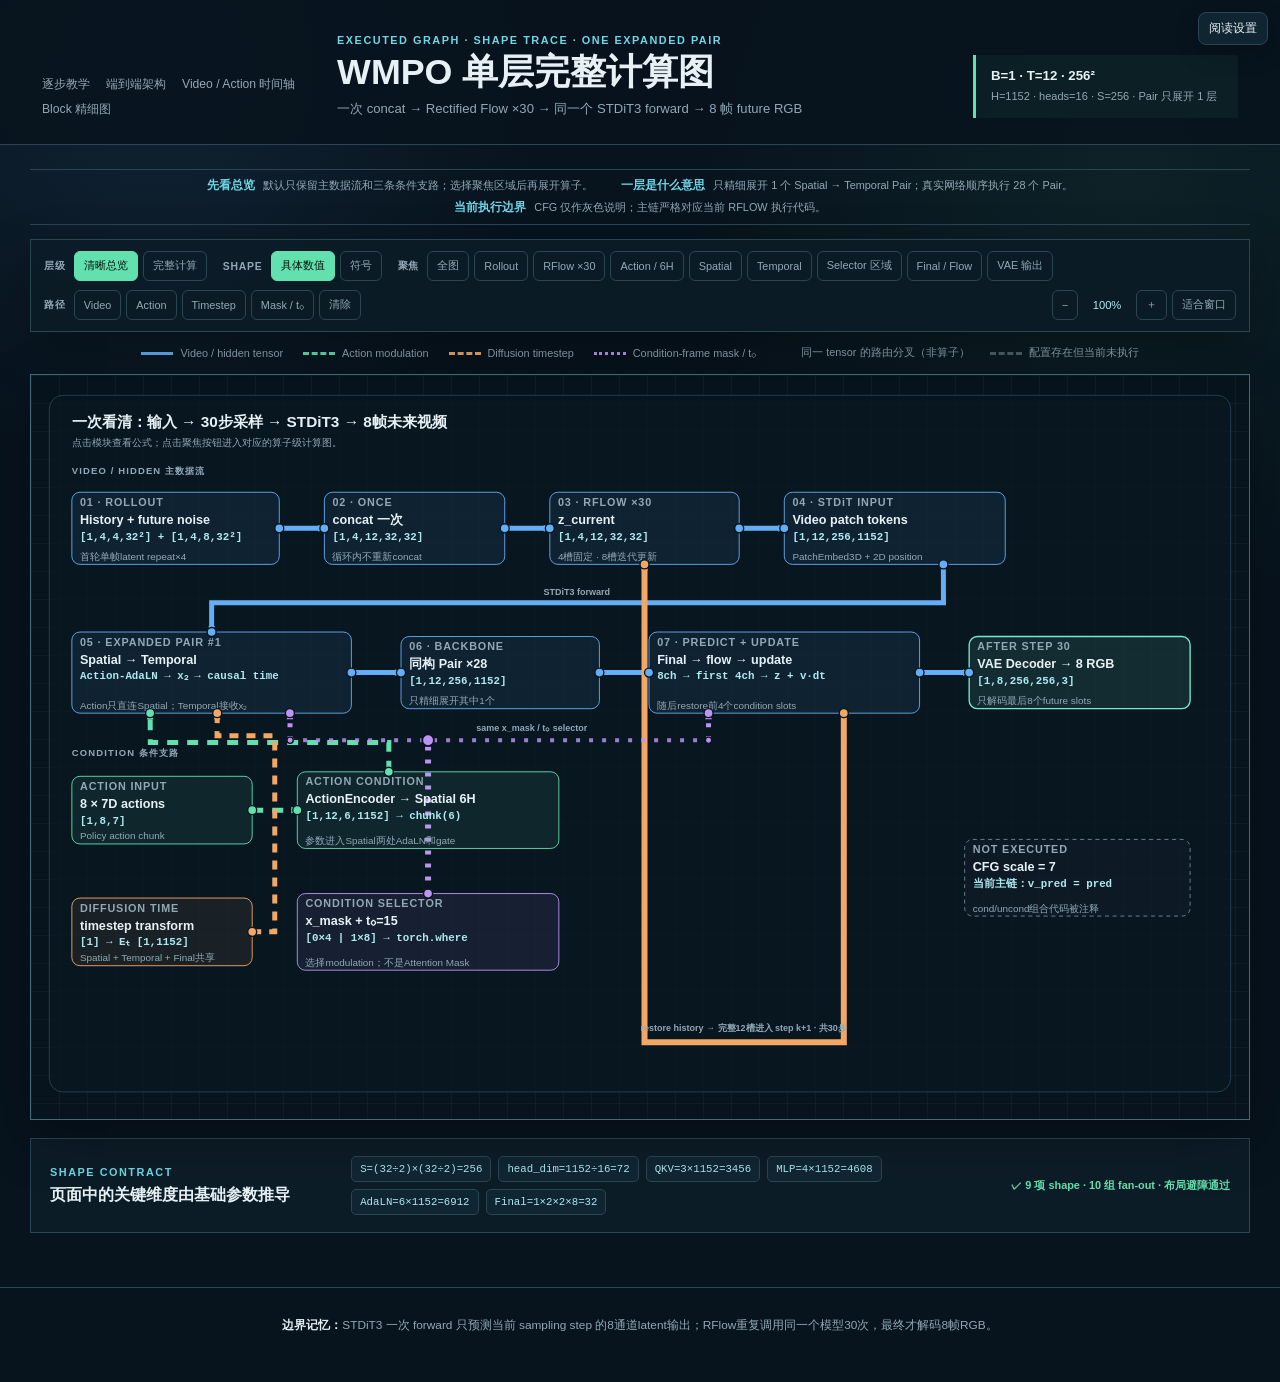
<file: compute-graph.html>
<!doctype html>
<html lang="zh-CN">
<head>
  <meta charset="UTF-8">
  <meta name="viewport" content="width=device-width, initial-scale=1.0">
  <meta name="color-scheme" content="dark">
  <title>WMPO 单层完整计算图</title>
  <link rel="stylesheet" href="assets/compute-graph.css">
  <link rel="stylesheet" href="assets/preferences.css">
</head>
<body>
  <a class="skip-link" href="#compute-graph-viewport">跳到计算图</a>
  <header class="compute-header">
    <nav class="header-nav" aria-label="学习页面导航">
      <a href="index.html">逐步教学</a>
      <a href="end-to-end.html">端到端架构</a>
      <a href="time-alignment.html">Video / Action 时间轴</a>
      <a href="block-detail.html">Block 精细图</a>
    </nav>
    <div class="header-copy">
      <p>EXECUTED GRAPH · SHAPE TRACE · ONE EXPANDED PAIR</p>
      <h1>WMPO 单层完整计算图</h1>
      <span>一次 concat → Rectified Flow ×30 → 同一个 STDiT3 forward → 8 帧 future RGB</span>
    </div>
    <div class="header-spec" aria-label="示例规格">
      <b>B=1 · T=12 · 256²</b>
      <span>H=1152 · heads=16 · S=256 · Pair 只展开 1 层</span>
    </div>
  </header>

  <main class="compute-shell">
    <section class="graph-intro" aria-label="计算图阅读说明">
      <div><b>先看总览</b><span>默认只保留主数据流和三条条件支路；选择聚焦区域后再展开算子。</span></div>
      <div><b>一层是什么意思</b><span>只精细展开 1 个 Spatial → Temporal Pair；真实网络顺序执行 28 个 Pair。</span></div>
      <div><b>当前执行边界</b><span>CFG 仅作灰色说明；主链严格对应当前 RFLOW 执行代码。</span></div>
    </section>

    <div class="compute-toolbar" aria-label="计算图工具栏">
      <div class="tool-group density-tools" role="group" aria-label="信息层级">
        <span>层级</span>
        <button type="button" class="is-active" data-density="overview" aria-pressed="true">清晰总览</button>
        <button type="button" data-density="detail" aria-pressed="false">完整计算</button>
      </div>
      <div class="tool-group shape-mode" role="group" aria-label="Shape 显示模式">
        <span>Shape</span>
        <button type="button" class="is-active" data-shape-mode="concrete" aria-pressed="true">具体数值</button>
        <button type="button" data-shape-mode="symbolic" aria-pressed="false">符号</button>
      </div>
      <div class="tool-group focus-tools" role="group" aria-label="聚焦计算区域">
        <span>聚焦</span>
        <button type="button" data-focus="all">全图</button>
        <button type="button" data-focus="rollout">Rollout</button>
        <button type="button" data-focus="sampler">RFlow ×30</button>
        <button type="button" data-focus="action">Action / 6H</button>
        <button type="button" data-focus="spatial">Spatial</button>
        <button type="button" data-focus="temporal">Temporal</button>
        <button type="button" data-focus="mask">Selector 区域</button>
        <button type="button" data-focus="output">Final / Flow</button>
        <button type="button" data-focus="decode">VAE 输出</button>
      </div>
      <div class="tool-group path-tools" role="group" aria-label="高亮数据路径">
        <span>路径</span>
        <button type="button" data-path="video">Video</button>
        <button type="button" data-path="action">Action</button>
        <button type="button" data-path="time">Timestep</button>
        <button type="button" data-path="mask">Mask / t₀</button>
        <button type="button" data-path="clear">清除</button>
      </div>
      <div class="tool-group zoom-tools" role="group" aria-label="画布缩放">
        <button type="button" id="zoom-out" aria-label="缩小">−</button>
        <output id="zoom-value">100%</output>
        <button type="button" id="zoom-in" aria-label="放大">＋</button>
        <button type="button" id="fit-graph">适合窗口</button>
      </div>
    </div>

    <div class="graph-legend" aria-label="连线图例">
      <span><i class="legend-line video"></i>Video / hidden tensor</span>
      <span><i class="legend-line action"></i>Action modulation</span>
      <span><i class="legend-line time"></i>Diffusion timestep</span>
      <span><i class="legend-line mask"></i>Condition-frame mask / t₀</span>
      <span><i class="legend-junction" aria-hidden="true"></i>同一 tensor 的路由分叉（非算子）</span>
      <span><i class="legend-line disabled"></i>配置存在但当前未执行</span>
    </div>

    <section class="graph-stage" aria-label="可拖拽缩放计算图">
      <div id="compute-graph-viewport" class="compute-graph-viewport" tabindex="0" aria-label="WMPO 单层完整计算图，可拖拽、滚轮缩放并点击节点">
        <svg id="compute-graph" class="mode-overview" viewBox="0 0 2700 1650" role="img" aria-labelledby="compute-svg-title compute-svg-desc">
          <title id="compute-svg-title">WMPO 从历史帧和动作到未来帧的单层完整计算图</title>
          <desc id="compute-svg-desc">图中展示 rollout wrapper、30步 Rectified Flow、ActionEncoder、Action-AdaLN、一个 Spatial 与 Temporal Pair、Final Layer、flow update 和 VAE Decoder 的张量形状。</desc>
        </svg>
      </div>

      <aside id="compute-inspector" class="compute-inspector" aria-live="polite">
        <div class="inspector-head">
          <span id="inspector-kind">SELECT A NODE</span>
          <button type="button" id="close-inspector" aria-label="收起节点说明">收起</button>
        </div>
        <h2 id="inspector-title">点击任意节点查看 shape 如何计算</h2>
        <div class="inspector-shapes">
          <div><span>输入</span><code id="inspector-input">—</code></div>
          <div><span>输出</span><code id="inspector-output">—</code></div>
        </div>
        <p id="inspector-description">主图中的shape由同一组基础维度计算，节点和箭头不会各自维护互相冲突的数字。</p>
        <pre><code id="inspector-formula">B=1, T=4+8=12, H=1152, heads=16</code></pre>
        <small id="inspector-source">点击节点后显示对应源码位置</small>
      </aside>
      <button type="button" id="open-inspector" class="open-inspector" hidden>节点说明</button>
    </section>

    <section class="shape-contract" aria-labelledby="shape-contract-title">
      <div>
        <p>SHAPE CONTRACT</p>
        <h2 id="shape-contract-title">页面中的关键维度由基础参数推导</h2>
      </div>
      <div class="shape-equations">
        <code>S=(32÷2)×(32÷2)=256</code>
        <code>head_dim=1152÷16=72</code>
        <code>QKV=3×1152=3456</code>
        <code>MLP=4×1152=4608</code>
        <code>AdaLN=6×1152=6912</code>
        <code>Final=1×2×2×8=32</code>
      </div>
      <p id="shape-check-status" role="status">正在校验 shape…</p>
    </section>
  </main>

  <footer>
    <p><b>边界记忆：</b>STDiT3 一次 forward 只预测当前 sampling step 的8通道latent输出；RFlow重复调用同一个模型30次，最终才解码8帧RGB。</p>
  </footer>

  <script src="assets/compute-graph.js"></script>
  <script src="assets/preferences.js"></script>
</body>
</html>
</file>
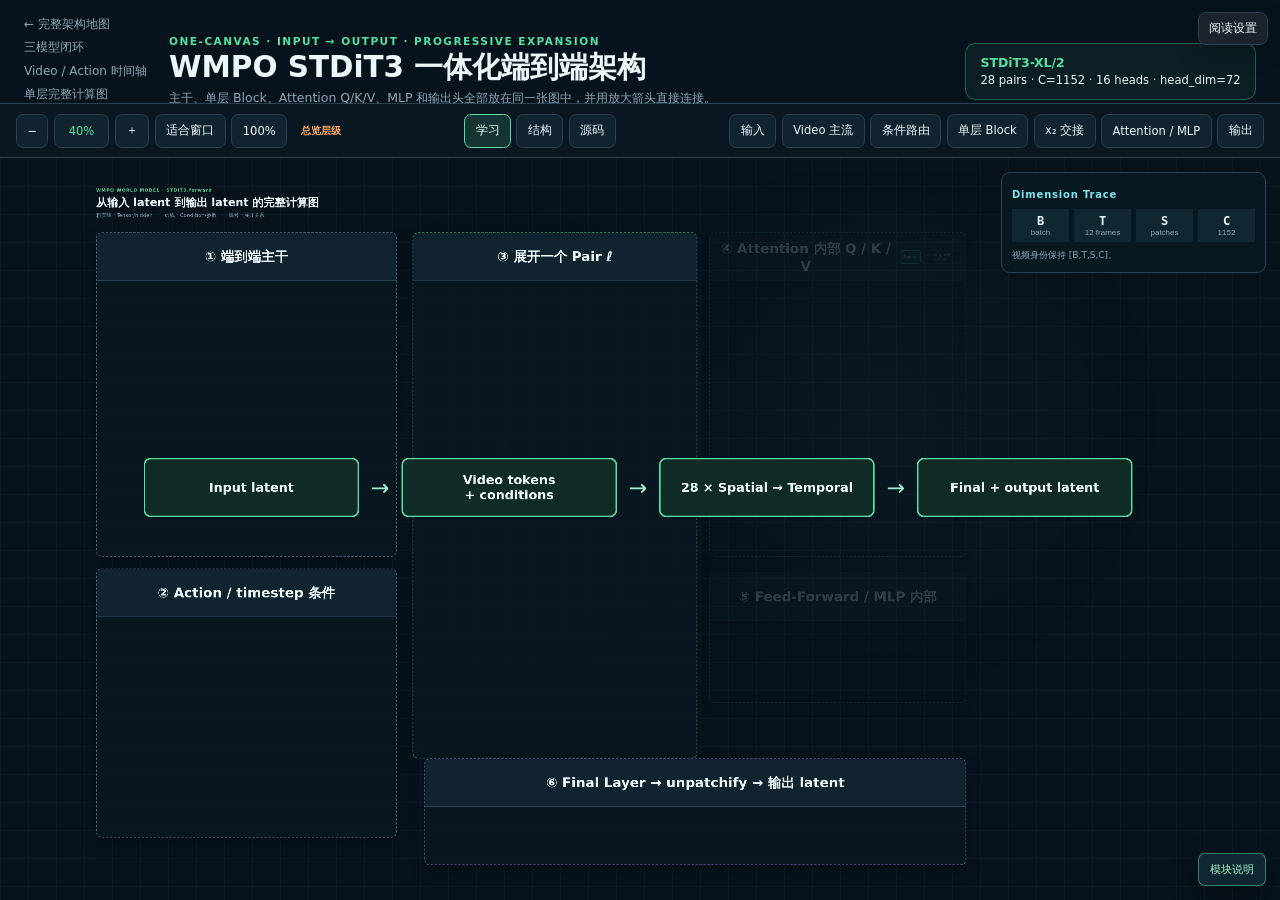
<file: end-to-end.html>
<!doctype html>
<html lang="zh-CN">
<head>
  <meta charset="UTF-8">
  <meta name="viewport" content="width=device-width, initial-scale=1.0">
  <meta name="color-scheme" content="dark">
  <title>WMPO STDiT3 一体化端到端架构</title>
  <link rel="stylesheet" href="assets/end-to-end.css">
  <link rel="stylesheet" href="assets/preferences.css">
</head>
<body>
  <a class="skip-link" href="#architecture-viewport">跳到一体化架构画布</a>
  <header class="unified-header">
    <div class="header-nav"><a href="overview.html">← 完整架构地图</a><a href="system-loop.html">三模型闭环</a><a href="time-alignment.html">Video / Action 时间轴</a><a href="compute-graph.html">单层完整计算图</a><a href="block-detail.html">Block 精细图</a></div>
    <div class="header-title">
      <p>ONE-CANVAS · INPUT → OUTPUT · PROGRESSIVE EXPANSION</p>
      <h1>WMPO STDiT3 一体化端到端架构</h1>
      <span>主干、单层 Block、Attention Q/K/V、MLP 和输出头全部放在同一张图中，并用放大箭头直接连接。</span>
    </div>
    <div class="header-spec"><b>STDiT3-XL/2</b><span>28 pairs · C=1152 · 16 heads · head_dim=72</span></div>
  </header>
  <main class="unified-shell">
    <div class="canvas-toolbar">
      <div class="zoom-group" role="group" aria-label="画布缩放">
        <button type="button" id="zoom-out" aria-label="缩小">−</button><output id="zoom-value">50%</output><button type="button" id="zoom-in" aria-label="放大">＋</button><button type="button" id="fit-canvas">适合窗口</button><button type="button" id="actual-size">100%</button><span id="semantic-level" class="semantic-level">结构层级</span>
      </div>
      <div class="density-group" role="group" aria-label="信息密度"><button type="button" class="density-button is-active" data-density="learn" aria-pressed="true">学习</button><button type="button" class="density-button" data-density="structure" aria-pressed="false">结构</button><button type="button" class="density-button" data-density="source" aria-pressed="false">源码</button></div>
      <div class="focus-group" role="group" aria-label="聚焦架构区域">
        <button type="button" data-focus="input">输入</button><button type="button" data-focus="video">Video 主流</button><button type="button" data-focus="condition">条件路由</button><button type="button" data-focus="block">单层 Block</button><button type="button" data-focus="handoff">x₂ 交接</button><button type="button" data-focus="attention">Attention / MLP</button><button type="button" data-focus="output">输出</button>
      </div>
      <button type="button" id="clear-path" hidden>清除路径</button>
    </div>
    <div id="architecture-viewport" class="architecture-viewport" tabindex="0" aria-label="可拖拽缩放的一体化 STDiT3 架构图">
      <div id="architecture-canvas" class="architecture-canvas">
        <svg class="connector-layer" viewBox="0 0 2850 1800" aria-hidden="true">
          <defs>
            <marker id="arrow-main" viewBox="0 0 10 10" refX="8" refY="5" markerWidth="8" markerHeight="8" orient="auto"><path d="M0 0L10 5L0 10Z"></path></marker>
            <marker id="arrow-zoom" viewBox="0 0 10 10" refX="8" refY="5" markerWidth="8" markerHeight="8" orient="auto"><path d="M0 0L10 5L0 10Z"></path></marker>
            <marker id="arrow-action" viewBox="0 0 10 10" refX="8" refY="5" markerWidth="8" markerHeight="8" orient="auto"><path d="M0 0L10 5L0 10Z"></path></marker>
            <marker id="arrow-time" viewBox="0 0 10 10" refX="8" refY="5" markerWidth="8" markerHeight="8" orient="auto"><path d="M0 0L10 5L0 10Z"></path></marker>
            <marker id="arrow-video" viewBox="0 0 10 10" refX="8" refY="5" markerWidth="8" markerHeight="8" orient="auto"><path d="M0 0L10 5L0 10Z"></path></marker>
            <marker id="arrow-handoff" viewBox="0 0 10 10" refX="8" refY="5" markerWidth="6" markerHeight="6" orient="auto"><path d="M0 0L10 5L0 10Z"></path></marker>
          </defs>
          <g id="dynamic-connectors"></g>
        </svg>
        <div class="canvas-title"><span>WMPO WORLD MODEL · STDiT3.forward</span><h2>从输入 latent 到输出 latent 的完整计算图</h2><p>粗实线＝Tensor/hidden　·　虚线＝Condition/参数　·　编号＝展开关系</p></div>
        <div class="semantic-summary-flow" aria-label="端到端总览"><span>Input latent</span><i>→</i><span>Video tokens<br>+ conditions</span><i>→</i><span>28 × Spatial → Temporal</span><i>→</i><span>Final + output latent</span></div>

        <section class="canvas-panel global-panel" aria-labelledby="global-title">
          <header><small>GLOBAL FORWARD</small><h3 id="global-title">① 端到端主干</h3></header>
          <div class="global-row external-row">
            <button id="node-rgb" type="button" class="arch-node external-node detail-node" data-detail="rgb"><small>STDiT3 外部</small><b>RGB 视频</b><code>[B,3,12,H₀,W₀]</code></button>
            <button id="node-vae" type="button" class="arch-node external-node detail-node" data-detail="vae"><small>外部模块</small><b>VAE Encoder + 加噪</b><code>RGB → xₜ</code></button>
            <button id="node-latent" type="button" class="arch-node video-node detail-node" data-detail="latent"><small>真正模型输入</small><b>噪声 latent xₜ</b><code>[B,4,12,Hx,Wx]</code></button>
            <button id="node-patch" type="button" class="arch-node token-node detail-node" data-detail="patch"><small>Conv3D (1,2,2)</small><b>PatchEmbed3D</b><code>[B,12,S,1152]</code></button>
          </div>
          <div class="global-token-row"><button id="node-position" type="button" class="arch-node token-node detail-node" data-detail="position"><small>空间位置</small><b>x₀ = video tokens ＋ 2D PE</b><code>[B,T,S,1152] + [1,S,1152]</code></button><span aria-hidden="true">→</span><button id="node-pairs" type="button" class="arch-node backbone-node detail-node" data-detail="pairs"><small>主干入口</small><b>x₀ → 28 × Layer Pair</b><code>Spatial → Temporal → next Pair</code></button></div>
          <div class="pair-stack"><div id="pair-1"><span>Pair 1</span><b>Spatial₁ → Temporal₁</b></div><div id="pair-2"><span>Pair 2</span><b>Spatial₂ → Temporal₂</b></div><div class="pair-omission" aria-label="省略中间二十四对层"><i>↓</i><b>… 中间 24 对 …</b><i>↓</i></div><div id="pair-27"><span>Pair 27</span><b>Spatial₂₇ → Temporal₂₇</b></div><div id="pair-28"><span>Pair 28</span><b>Spatial₂₈ → Temporal₂₈</b></div></div>
          <div class="global-output-flow"><button id="node-final" type="button" class="arch-node output-node detail-node" data-detail="final"><b>Final Layer</b><code>LN → AdaLN(t) → Linear</code></button><i aria-hidden="true">↓</i><button id="node-unpatchify" type="button" class="arch-node output-node detail-node" data-detail="unpatchify"><b>unpatchify</b><code>[B,Cout,12,Hx,Wx]</code></button><i aria-hidden="true">↓</i><button id="node-decoder" type="button" class="arch-node external-node detail-node" data-detail="decoder"><small>STDiT3 外部</small><b>Sampler + VAE Decoder</b><code>latent → future RGB</code></button></div>
        </section>

        <section class="canvas-panel condition-panel" aria-labelledby="condition-title">
          <header><small>CONDITION SYSTEM</small><h3 id="condition-title">② Action / timestep 条件</h3></header>
          <div class="condition-columns">
            <div class="condition-lane action-lane"><button id="cond-actions" type="button" class="small-node action-node detail-node" data-detail="actions"><b>8× 7D actions</b><code>[B,8,7]</code></button><i>↓ 每个 action 独立编码</i><button id="cond-action-encoder" type="button" class="small-node action-node detail-node" data-detail="actionEncoder"><b>ActionEncoder</b><div class="op-chain"><span>Linear 7→4608</span><em>SiLU</em><span>Linear 4608→1152</span></div><code>[B,8,1152]</code></button><i>↓ 时间位置对齐</i><button id="cond-none" type="button" class="small-node action-node detail-node" data-detail="none"><b>prepend NONE×4</b><code>[B,8,1152] → [B,12,1152]</code></button><i>↓ cₛ = Eₜ(t) + Eₐ(aᵢ)</i><button id="cond-spatial-params" type="button" class="small-node mixed-node detail-node" data-detail="spatialCondition"><b>Spatial t_block</b><div class="op-chain"><span>cₛ</span><em>SiLU</em><span>Linear 1152→6912</span></div><code>chunk(6) → [B,12,6,1152]</code></button></div>
            <div class="condition-lane time-lane"><button id="cond-timestep" type="button" class="small-node time-node detail-node" data-detail="timestep"><b>timestep [B]</b><code>sin/cos frequency embedding → [B,256]</code></button><i>↓ timestep MLP</i><button id="cond-t-embed" type="button" class="small-node time-node detail-node" data-detail="tEmbed"><b>TimestepEmbedder</b><div class="op-chain"><span>Linear 256→1152</span><em>SiLU</em><span>Linear 1152→1152</span></div><code>Eₜ(t) [B,1152]</code></button><i>↓ Temporal condition</i><button id="cond-temporal-params" type="button" class="small-node time-node detail-node" data-detail="temporalCondition"><b>Temporal t_block</b><div class="op-chain"><span>Eₜ(t)</span><em>SiLU</em><span>Linear 1152→6912</span></div><code>chunk(6) → [B,1,6,1152]</code></button><i>↓ Final condition</i><button id="cond-final-params" type="button" class="small-node time-node detail-node" data-detail="finalCondition"><b>Final AdaLN modulation</b><div class="op-chain"><span>Eₜ(t)</span><em>SiLU</em><span>Linear 1152→2304</span></div><code>chunk(2) → shift / scale</code></button></div>
          </div>
          <div class="six-param-row"><span>shift_msa</span><span>scale_msa</span><span>gate_msa</span><span>shift_mlp</span><span>scale_mlp</span><span>gate_mlp</span></div>
          <p class="condition-routing-note"><b>绿色虚线＝6 组条件参数的路由</b><span>分别送到两处 AdaLN 与两个 gate；不是 Spatial 输出，也不是 x₂ 的广播。</span></p>
          <div class="routing-map" aria-label="六组参数对应的四个目标位置">
            <span><b>shift_msa + scale_msa</b> → Action-AdaLN 1</span>
            <span><b>gate_msa</b> → Attention 后的 gate</span>
            <span><b>shift_mlp + scale_mlp</b> → Action-AdaLN 2</span>
            <span><b>gate_mlp</b> → MLP 后的 gate</span>
          </div>
        </section>

        <section id="block-panel" class="canvas-panel block-panel" aria-labelledby="block-title">
          <header><small>ZOOM FROM “28 × LAYER PAIR”</small><h3 id="block-title">③ 展开一个 Pair ℓ</h3><code>[B,12,S,1152]</code></header>
          <div class="block-wire-legend" aria-label="连线含义">
            <span><i class="wire-sample video-sample"></i><b>蓝色实线</b>：Video hidden 主数据流 xℓ → Spatial → x₂ → Temporal</span>
            <span><i class="wire-sample action-sample"></i><b>绿色虚线</b>：6 组参数送往 4 个落点，不是输出广播</span>
          </div>
          <div class="block-columns">
            <article id="spatial-block" class="single-block spatial-block"><h4>Spatial Block ℓ <span class="block-head-tags"><em>action + t</em><button type="button" class="off-tag detail-node" data-detail="crossOff">Text Cross-Attn OFF</button></span></h4><div class="block-inner"><div class="residual-loop loop-a"><span>residual xℓ</span></div><div class="residual-loop loop-b"><span>residual x₁</span></div><button id="spatial-input-x" type="button" class="micro-node video-hidden-input detail-node" data-detail="spatialInput"><b>Video hidden xℓ</b><small>[B,T,S,1152]</small><em>Pair 1：PatchEmbed + PE<br>Pair ℓ：上一 Pair 输出</em></button><i class="main-flow-label">↓ Video tensor 主数据流</i><div id="sp-norm1" class="micro-node norm">LayerNorm 1</div><i>↓</i><button id="sp-adaln1" type="button" class="micro-node adaln detail-node" data-detail="spatialAdaLN1">Action-AdaLN 1<small>shift/scale_msa</small></button><i>↓</i><button id="sp-attn" type="button" class="micro-node attention detail-node" data-detail="spatialAttn">Spatial Self-Attention<small>[B·T,S,C] · 16 heads</small><span class="local-zoom-ref">详见 ④ Q / K / V</span></button><i>↓</i><button id="sp-gate1" type="button" class="micro-node gate detail-node" data-detail="gateMsa">× gate_msa</button><i>↓</i><div id="sp-add1" class="plus">＋</div><i>↓ x₁</i><div id="sp-norm2" class="micro-node norm">LayerNorm 2</div><i>↓</i><button id="sp-adaln2" type="button" class="micro-node adaln detail-node" data-detail="spatialAdaLN2">Action-AdaLN 2<small>shift/scale_mlp</small></button><i>↓</i><button id="sp-mlp" type="button" class="micro-node mlp detail-node" data-detail="mlp">MLP<small>1152→4608→1152</small><span class="local-zoom-ref">详见 ⑤ MLP 内部</span></button><i>↓</i><button id="sp-gate2" type="button" class="micro-node gate detail-node" data-detail="gateMlp">× gate_mlp</button><i>↓</i><div id="sp-add2" class="plus">＋</div><i class="connector-gap" aria-hidden="true">↓</i><button id="spatial-output-x2" type="button" class="micro-node x2-output detail-node" data-detail="spatialX2"><b>① Spatial 输出 x₂</b><small>[B,T,S,1152]</small><em>video hidden 已融合 action</em></button></div></article>
            <div class="spatial-temporal-bridge" aria-label="Spatial 输出到 Temporal 输入的数据变换">
              <span>HIDDEN STATE HANDOFF</span>
              <button id="spatial-temporal-handoff" type="button" class="bridge-node detail-node" data-detail="temporalHandoff"><b>② x₂ 直接传递</b><code>[B,T,S,1152]</code><small>shape 不变 · 不是新 layer<br>action 影响留在数值中</small></button>
            </div>
            <article id="temporal-block" class="single-block temporal-block"><h4>Temporal Block ℓ <span>global t</span></h4><div class="block-inner temporal-inner"><div class="residual-loop loop-a"><span>residual x₂</span></div><div class="residual-loop loop-b"><span>residual z₁</span></div><button id="temporal-input-x2" type="button" class="micro-node x2-input detail-node" data-detail="temporalX2"><b>③ Temporal 输入 x₂</b><small>[B,T,S,1152]</small><em>携带 action 影响</em></button><i class="connector-gap" aria-hidden="true">↓</i><div id="tm-norm1" class="micro-node norm">LayerNorm 1</div><i>↓</i><div id="tm-adaln1" class="micro-node timestep-adaln">Timestep-AdaLN 1</div><i>↓</i><div id="tm-attn-reshape" class="micro-node reshape-node">rearrange for time<small>B,T,S,C → B·S,T,C</small></div><i>↓</i><button id="tm-attn" type="button" class="micro-node temporal-attention detail-node" data-detail="temporalAttn">Causal Temporal Attention<small>[B·S,T,C] · RoPE · causal</small><span class="local-zoom-ref">详见 ④ Q / K / V</span></button><i>↓</i><div id="tm-attn-restore" class="micro-node reshape-node">restore grid<small>B·S,T,C → B,T,S,C</small></div><i>↓</i><div id="tm-gate1" class="micro-node gate">× gate_msa(t)</div><i>↓</i><div id="tm-add1" class="plus">＋</div><i>↓ z₁</i><div id="tm-norm2" class="micro-node norm">LayerNorm 2</div><i>↓</i><div id="tm-adaln2" class="micro-node timestep-adaln">Timestep-AdaLN 2</div><i>↓</i><button id="tm-mlp" type="button" class="micro-node mlp detail-node" data-detail="mlp">MLP<small>1152→4608→1152</small><span class="local-zoom-ref">详见 ⑤ MLP 内部</span></button><i>↓</i><div id="tm-gate2" class="micro-node gate">× gate_mlp(t)</div><i>↓</i><div id="tm-add2" class="plus">＋</div><i>↓ Pair ℓ+1</i></div></article>
          </div>
        </section>

        <section class="canvas-panel attention-panel" aria-labelledby="attention-title">
          <header><small>ZOOM FROM SELF-ATTENTION</small><h3 id="attention-title">④ Attention 内部 Q / K / V</h3><div class="attention-mode" role="group" aria-label="Attention 模式"><button type="button" data-attention="spatial" class="is-active" aria-pressed="true">Spatial</button><button type="button" data-attention="temporal" aria-pressed="false">Temporal causal</button></div></header>
          <div class="attention-inner"><div id="attn-expanded-input" class="attn-box input"><b>hidden h</b><code id="attn-input">[B·T,S,1152]</code></div><i>↓ Linear 1152 → 3456</i><div class="qkv-row"><div class="attn-box q"><b>Query</b><code id="q-shape">[B·T,16,S,72]</code></div><div class="attn-box k"><b>Key</b><code id="k-shape">[B·T,16,S,72]</code></div><div class="attn-box v"><b>Value</b><code id="v-shape">[B·T,16,S,72]</code></div></div><div class="attn-ops"><span>Q/K RMSNorm</span><span id="rope-state">Spatial：无 RoPE</span><span>Q × 1/√72</span></div><i>↓</i><div class="score-row"><div class="attn-box"><b>QKᵀ scores</b><code id="score-shape">[B·T,16,S,S]</code></div><b>＋</b><div class="attn-box mask is-off" id="causal-mask"><b>Causal mask</b><code>OFF</code></div></div><i>↓ float32 Softmax</i><div class="attn-box weights"><b>Attention weights @ V</b><code id="weighted-shape">[B·T,16,S,72]</code></div><i>↓ transpose + concat heads</i><div class="attn-box output"><b>Output Linear</b><code id="attn-output">[B·T,S,1152]</code></div></div><p>源码：layers/blocks.py · Attention L132–226</p>
        </section>

        <section class="canvas-panel mlp-panel" aria-labelledby="mlp-title"><header><small>ZOOM FROM MLP</small><h3 id="mlp-title">⑤ Feed-Forward / MLP 内部</h3></header><div class="mlp-inner"><div id="mlp-expanded-input" class="mlp-box hidden"><b>hidden</b><code>[…,1152]</code></div><i>→</i><div class="mlp-box fc1"><b>fc1 Linear</b><code>1152 → 4608</code></div><i>→</i><div class="mlp-box act"><b>approx GELU</b><code>x·σ(1.702x)</code></div><i>→</i><div class="mlp-box fc2"><b>fc2 Linear</b><code>4608 → 1152</code></div><i>→</i><div class="mlp-box hidden"><b>MLP output</b><code>[…,1152]</code></div></div><p>AdaLN 在 MLP 前，gate_mlp 与 residual add 在 MLP 后；它们不属于 timm.Mlp 类内部。</p></section>

        <section id="final-panel" class="canvas-panel final-panel" aria-labelledby="final-title"><header><small>ZOOM FROM END OF PAIR 28</small><h3 id="final-title">⑥ Final Layer → unpatchify → 输出 latent</h3></header><div class="final-flow"><div id="final-expanded-input" class="final-box hidden"><b>28 对后 hidden</b><code>[B,12,S,1152]</code></div><div id="final-expanded-norm" class="final-box norm"><b>Final LayerNorm</b><code>affine=False</code></div><div id="final-expanded-adaln" class="final-box adaln"><b>Final AdaLN(t)</b><code>shift,scale ← Linear(SiLU(Eₜ))<br>(1+scale)·LN(x)+shift</code></div><div id="final-expanded-linear" class="final-box projection"><b>Linear</b><code>1152→1·2·2·Cout</code></div><div id="final-expanded-patch" class="final-box projection"><b>patch prediction</b><code>[B,12,S,4·Cout]</code></div><div id="final-expanded-unpatchify" class="final-box projection"><b>unpatchify</b><code>B T (H·W) (1·2·2·Cout)<br>→ B Cout T Hx Wx</code></div><div id="final-expanded-output" class="final-box output"><b>float32 output</b><code>[B,Cout,12,Hx,Wx]</code></div></div><div class="final-notes"><span><b>Cout=8</b> 当 pred_sigma=True，否则 4</span><span>输出仍是 latent 预测，不是直接 RGB</span><span>源码：T2IFinalLayer L709–721；stdit3.py L496–502</span></div></section>

      </div>
      <div id="dimension-trace" class="dimension-trace" aria-live="polite"><strong>Dimension Trace</strong><div><span>B<small>batch</small></span><span>T<small>12 frames</small></span><span>S<small>patches</small></span><span>C<small>1152</small></span></div><p id="dimension-message">选择 Spatial 或 Temporal 节点查看 Attention 轴。</p></div>
      <aside id="canvas-inspector" class="canvas-inspector" aria-live="polite"><div class="inspector-head"><span id="detail-kind">MODEL INPUT</span><button type="button" id="close-inspector" aria-label="收起模块说明">收起</button></div><h3 id="detail-title">噪声 latent xₜ</h3><p id="detail-description">这是 STDiT3.forward 真正接收的视频张量；RGB 到 latent 的编码发生在模型外部。</p><code id="detail-shape">[B,4,12,Hx,Wx]</code><dl id="tensor-trace" class="tensor-trace" hidden><div><dt>Tensor</dt><dd id="tensor-name"></dd></div><div><dt>Produced by</dt><dd id="tensor-produced"></dd></div><div><dt>Consumed by</dt><dd id="tensor-consumed"></dd></div><div><dt>Action influence</dt><dd id="tensor-action"></dd></div></dl><small id="detail-source">WMPO stdit3.py · L412–421</small></aside>
      <button type="button" id="open-inspector" class="inspector-reopen" aria-label="打开模块说明">模块说明</button>
    </div>
  </main>
  <script src="assets/end-to-end.js"></script>
  <script src="assets/preferences.js"></script>
</body>
</html>
</file>
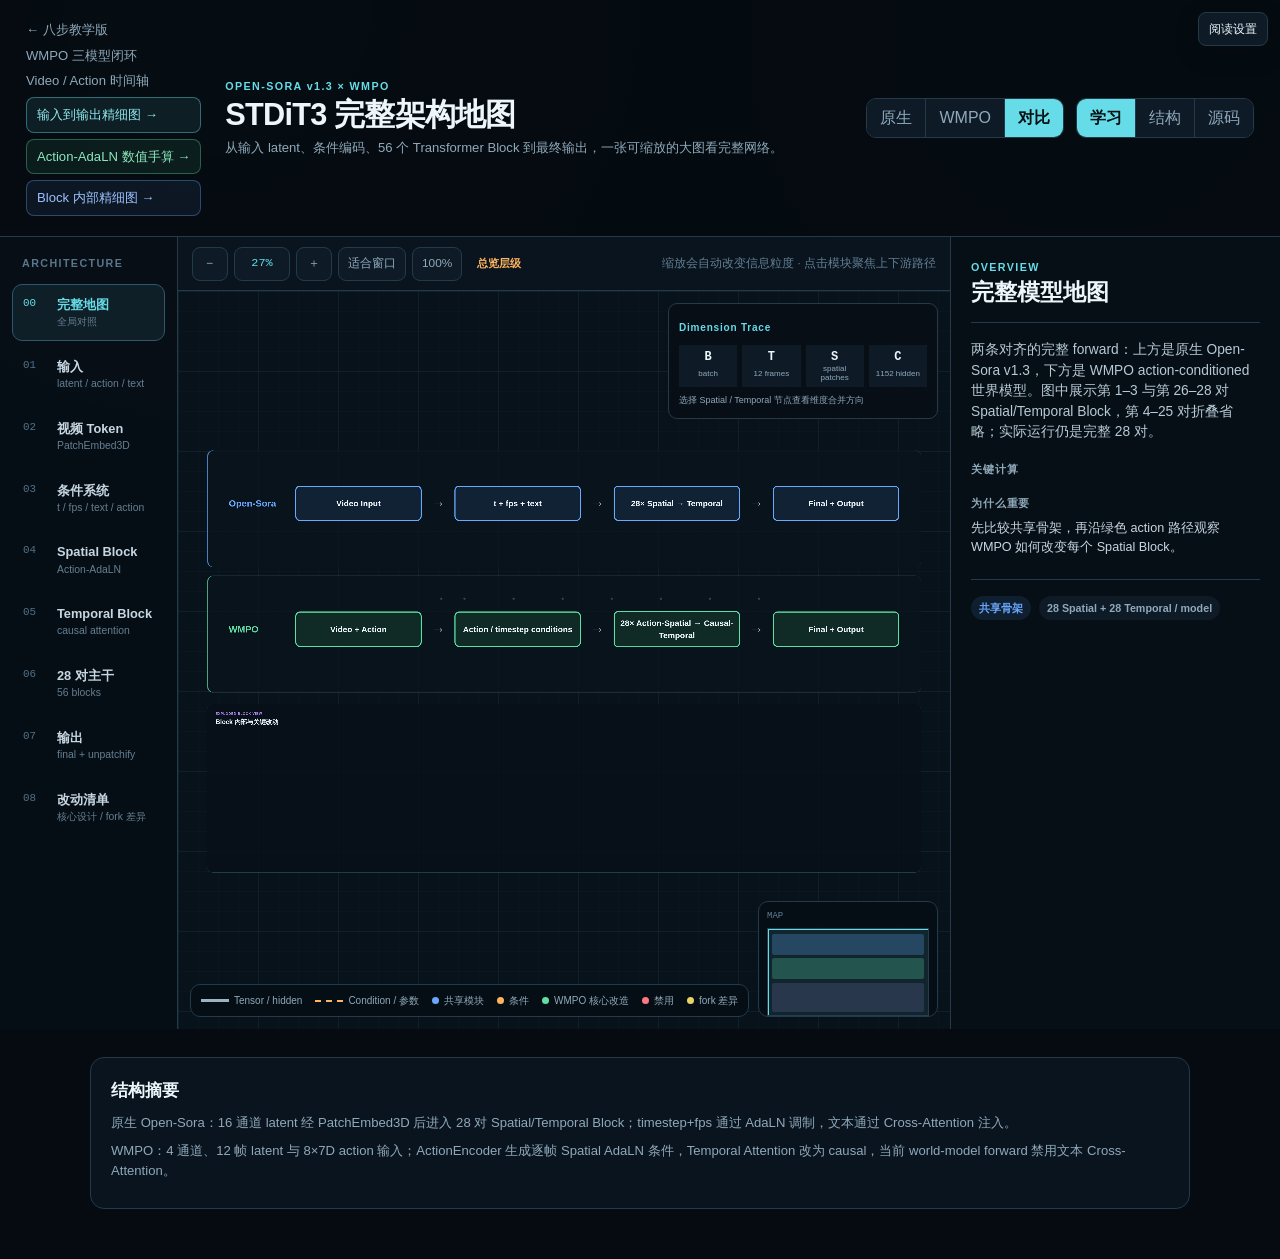
<file: overview.html>
<!doctype html>
<html lang="zh-CN">
<head>
  <meta charset="UTF-8">
  <meta name="viewport" content="width=device-width, initial-scale=1.0">
  <meta name="color-scheme" content="dark">
  <title>STDiT3 完整架构总览</title>
  <link rel="stylesheet" href="assets/overview.css">
  <link rel="stylesheet" href="assets/preferences.css">
</head>
<body>
  <a class="skip-link" href="#diagram-viewport">跳到架构画布</a>

  <header class="overview-header">
    <div class="title-group">
      <div class="detail-links">
        <a class="back-link" href="index.html">← 八步教学版</a>
        <a class="back-link" href="system-loop.html">WMPO 三模型闭环</a>
        <a class="back-link" href="time-alignment.html">Video / Action 时间轴</a>
        <a class="back-link end-to-end-link" href="end-to-end.html">输入到输出精细图 →</a>
        <a class="back-link toy-detail-link" href="adaln-toy.html">Action-AdaLN 数值手算 →</a>
        <a class="back-link block-detail-link" href="block-detail.html">Block 内部精细图 →</a>
      </div>
      <div>
        <p class="eyebrow">OPEN-SORA v1.3 × WMPO</p>
        <h1>STDiT3 完整架构地图</h1>
        <p class="subtitle">从输入 latent、条件编码、56 个 Transformer Block 到最终输出，一张可缩放的大图看完整网络。</p>
      </div>
    </div>

    <div class="top-controls" aria-label="显示模式">
      <div class="segmented" role="group" aria-label="模型视图">
        <button type="button" class="view-button" data-view="native" aria-pressed="false">原生</button>
        <button type="button" class="view-button" data-view="wmpo" aria-pressed="false">WMPO</button>
        <button type="button" class="view-button is-active" data-view="compare" aria-pressed="true">对比</button>
      </div>
      <div class="density-control segmented" role="group" aria-label="信息密度">
        <button type="button" class="density-button is-active" data-density="learn" aria-pressed="true">学习</button>
        <button type="button" class="density-button" data-density="structure" aria-pressed="false">结构</button>
        <button type="button" class="density-button" data-density="source" aria-pressed="false">源码</button>
      </div>
    </div>
  </header>

  <main class="overview-shell">
    <nav class="chapter-nav" aria-label="架构章节">
      <p class="nav-label">ARCHITECTURE</p>
      <button type="button" class="chapter-button is-active" data-focus="full">
        <span>00</span><strong>完整地图</strong><small>全局对照</small>
      </button>
      <button type="button" class="chapter-button" data-focus="inputs">
        <span>01</span><strong>输入</strong><small>latent / action / text</small>
      </button>
      <button type="button" class="chapter-button" data-focus="tokens">
        <span>02</span><strong>视频 Token</strong><small>PatchEmbed3D</small>
      </button>
      <button type="button" class="chapter-button" data-focus="conditions">
        <span>03</span><strong>条件系统</strong><small>t / fps / text / action</small>
      </button>
      <button type="button" class="chapter-button" data-focus="spatial">
        <span>04</span><strong>Spatial Block</strong><small>Action-AdaLN</small>
      </button>
      <button type="button" class="chapter-button" data-focus="temporal">
        <span>05</span><strong>Temporal Block</strong><small>causal attention</small>
      </button>
      <button type="button" class="chapter-button" data-focus="backbone">
        <span>06</span><strong>28 对主干</strong><small>56 blocks</small>
      </button>
      <button type="button" class="chapter-button" data-focus="output">
        <span>07</span><strong>输出</strong><small>final + unpatchify</small>
      </button>
      <button type="button" class="chapter-button" data-focus="differences">
        <span>08</span><strong>改动清单</strong><small>核心设计 / fork 差异</small>
      </button>
    </nav>

    <section class="workspace" aria-label="架构工作区">
      <div class="canvas-toolbar">
        <div class="zoom-controls" role="group" aria-label="画布缩放">
          <button type="button" id="zoom-out" aria-label="缩小">−</button>
          <output id="zoom-value" for="zoom-range">50%</output>
          <button type="button" id="zoom-in" aria-label="放大">＋</button>
          <button type="button" id="fit-view">适合窗口</button>
          <button type="button" id="reset-view">100%</button>
          <span id="semantic-level" class="semantic-level">总览层级</span>
          <button type="button" id="clear-path" hidden>清除路径</button>
        </div>
        <p class="canvas-hint">缩放会自动改变信息粒度 · 点击模块聚焦上下游路径</p>
      </div>

      <div id="diagram-viewport" class="diagram-viewport" tabindex="0" aria-label="可缩放 STDiT3 完整架构图">
        <div id="diagram-canvas" class="diagram-canvas">
          <svg id="connector-layer" class="connector-layer" width="2700" height="1700" viewBox="0 0 2700 1700" aria-hidden="true"></svg>
          <div id="node-layer" class="node-layer"></div>
        </div>

        <div class="canvas-key" aria-label="架构颜色图例">
          <span><i class="key-line tensor"></i>Tensor / hidden</span>
          <span><i class="key-line control"></i>Condition / 参数</span>
          <span><i class="key-dot shared"></i>共享模块</span>
          <span><i class="key-dot condition"></i>条件</span>
          <span><i class="key-dot action"></i>WMPO 核心改造</span>
          <span><i class="key-dot removed"></i>禁用</span>
          <span><i class="key-dot drift"></i>fork 差异</span>
        </div>

        <div id="dimension-trace" class="dimension-trace" aria-live="polite">
          <strong>Dimension Trace</strong>
          <div><span>B<small>batch</small></span><span>T<small>12 frames</small></span><span>S<small>spatial patches</small></span><span>C<small>1152 hidden</small></span></div>
          <p id="dimension-message">选择 Spatial / Temporal 节点查看维度合并方向</p>
        </div>

        <div class="minimap" aria-hidden="true">
          <div class="minimap-label">MAP</div>
          <div class="minimap-world">
            <div class="mini-lane native"></div>
            <div class="mini-lane wmpo"></div>
            <div class="mini-detail"></div>
            <div id="minimap-window" class="minimap-window"></div>
          </div>
        </div>
      </div>
    </section>

    <aside id="inspector" class="inspector" aria-live="polite">
      <div class="inspector-heading">
        <p id="inspector-kind" class="inspector-kind">OVERVIEW</p>
        <h2 id="inspector-title">完整模型地图</h2>
      </div>
      <p id="inspector-description" class="inspector-description"></p>

      <dl class="inspector-facts">
        <div>
          <dt>输入</dt>
          <dd id="inspector-input"></dd>
        </div>
        <div>
          <dt>输出</dt>
          <dd id="inspector-output"></dd>
        </div>
      </dl>

      <div class="inspector-section">
        <h3>关键计算</h3>
        <code id="inspector-formula"></code>
      </div>

      <div class="inspector-section">
        <h3>为什么重要</h3>
        <p id="inspector-meaning"></p>
      </div>

      <div class="inspector-section source-section">
        <h3>源码定位</h3>
        <p id="inspector-source"></p>
      </div>

      <div class="inspector-footer">
        <span id="inspector-class" class="classification">共享骨架</span>
        <span id="inspector-count"></span>
      </div>
      <div id="path-summary" class="path-summary" hidden>
        <strong>当前聚焦路径</strong>
        <span id="path-summary-text"></span>
      </div>
    </aside>
  </main>

  <section class="accessible-summary" aria-labelledby="summary-title">
    <h2 id="summary-title">结构摘要</h2>
    <p>原生 Open-Sora：16 通道 latent 经 PatchEmbed3D 后进入 28 对 Spatial/Temporal Block；timestep+fps 通过 AdaLN 调制，文本通过 Cross-Attention 注入。</p>
    <p>WMPO：4 通道、12 帧 latent 与 8×7D action 输入；ActionEncoder 生成逐帧 Spatial AdaLN 条件，Temporal Attention 改为 causal，当前 world-model forward 禁用文本 Cross-Attention。</p>
  </section>

  <script src="assets/overview.js"></script>
  <script src="assets/preferences.js"></script>
</body>
</html>
</file>
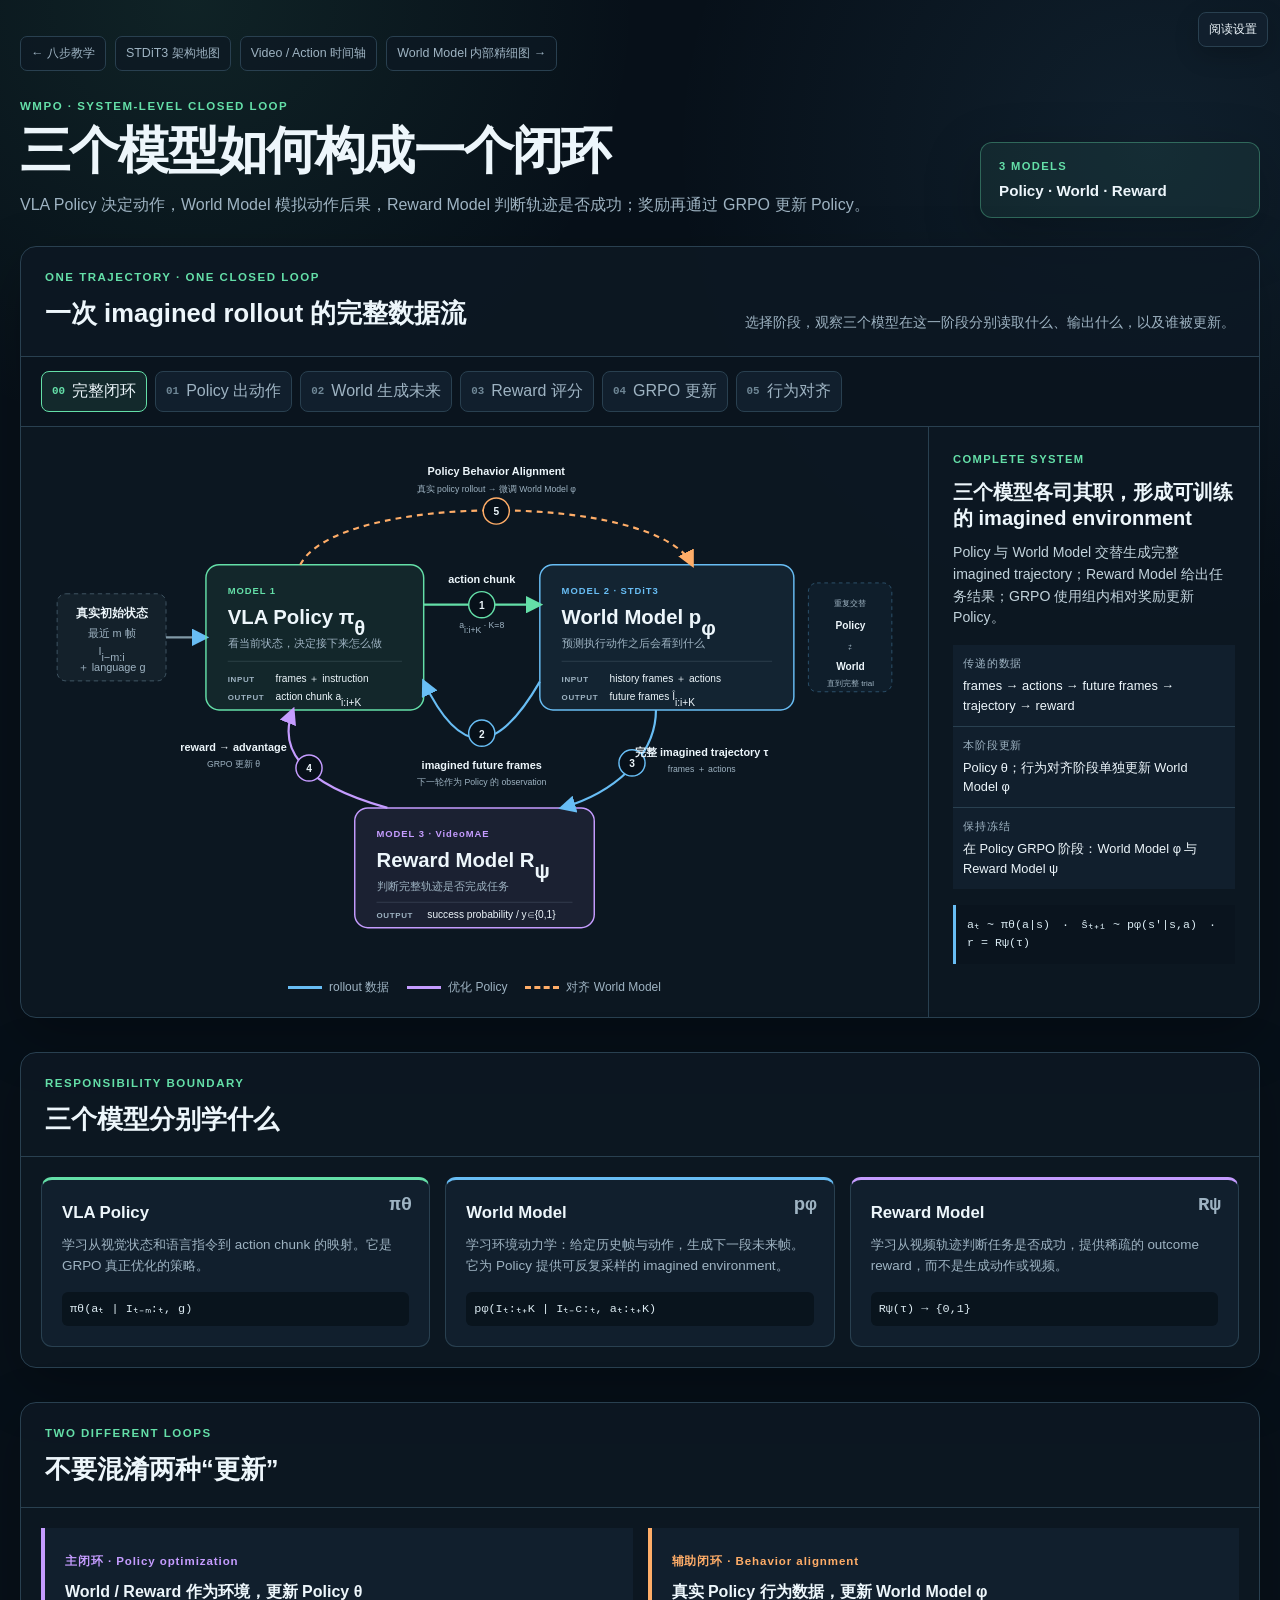
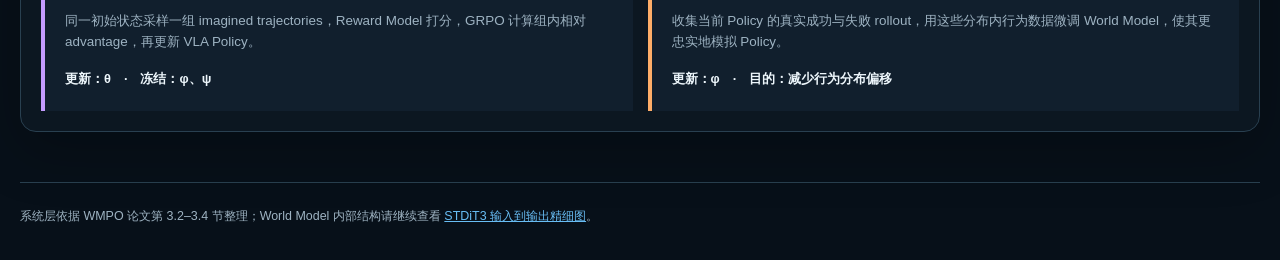
<file: system-loop.html>
<!doctype html>
<html lang="zh-CN">
<head>
  <meta charset="UTF-8">
  <meta name="viewport" content="width=device-width, initial-scale=1.0">
  <meta name="color-scheme" content="dark">
  <title>WMPO 三模型闭环系统</title>
  <link rel="stylesheet" href="assets/system-loop.css">
  <link rel="stylesheet" href="assets/preferences.css">
</head>
<body>
  <a class="skip-link" href="#system-loop">跳到三模型闭环</a>

  <header class="system-header">
    <nav class="header-links" aria-label="学习页面导航">
      <a href="index.html">← 八步教学</a>
      <a href="overview.html">STDiT3 架构地图</a>
      <a href="time-alignment.html">Video / Action 时间轴</a>
      <a href="end-to-end.html">World Model 内部精细图 →</a>
    </nav>
    <div class="header-copy">
      <div>
        <p class="eyebrow">WMPO · SYSTEM-LEVEL CLOSED LOOP</p>
        <h1>三个模型如何构成一个闭环</h1>
        <p class="subtitle">VLA Policy 决定动作，World Model 模拟动作后果，Reward Model 判断轨迹是否成功；奖励再通过 GRPO 更新 Policy。</p>
      </div>
      <div class="system-badge" aria-label="系统包含三个模型">
        <span>3 MODELS</span>
        <strong>Policy · World · Reward</strong>
      </div>
    </div>
  </header>

  <main>
    <section id="system-loop" class="loop-section" aria-labelledby="loop-title">
      <div class="section-heading">
        <div>
          <p class="section-kicker">ONE TRAJECTORY · ONE CLOSED LOOP</p>
          <h2 id="loop-title">一次 imagined rollout 的完整数据流</h2>
        </div>
        <p>选择阶段，观察三个模型在这一阶段分别读取什么、输出什么，以及谁被更新。</p>
      </div>

      <div class="phase-controls" role="group" aria-label="闭环阶段">
        <button type="button" class="phase-button is-active" data-phase="all" aria-pressed="true"><span>00</span>完整闭环</button>
        <button type="button" class="phase-button" data-phase="act" aria-pressed="false"><span>01</span>Policy 出动作</button>
        <button type="button" class="phase-button" data-phase="imagine" aria-pressed="false"><span>02</span>World 生成未来</button>
        <button type="button" class="phase-button" data-phase="score" aria-pressed="false"><span>03</span>Reward 评分</button>
        <button type="button" class="phase-button" data-phase="update" aria-pressed="false"><span>04</span>GRPO 更新</button>
        <button type="button" class="phase-button" data-phase="align" aria-pressed="false"><span>05</span>行为对齐</button>
      </div>

      <div class="loop-layout">
        <div class="diagram-shell">
          <svg id="loop-diagram" viewBox="0 0 1200 720" role="img" aria-labelledby="diagram-title diagram-desc">
            <title id="diagram-title">WMPO 的 VLA Policy、World Model、Reward Model 三模型闭环</title>
            <desc id="diagram-desc">VLA 根据图像和语言生成动作；World Model 根据历史帧和动作生成未来帧；Reward Model 评估完整 imagined trajectory；奖励经 GRPO 更新 VLA。Policy 的真实行为数据还可用于对齐 World Model。</desc>
            <defs>
              <marker id="arrow-policy" viewBox="0 0 10 10" refX="8" refY="5" markerWidth="8" markerHeight="8" orient="auto"><path d="M0 0L10 5L0 10Z"></path></marker>
              <marker id="arrow-world" viewBox="0 0 10 10" refX="8" refY="5" markerWidth="8" markerHeight="8" orient="auto"><path d="M0 0L10 5L0 10Z"></path></marker>
              <marker id="arrow-reward" viewBox="0 0 10 10" refX="8" refY="5" markerWidth="8" markerHeight="8" orient="auto"><path d="M0 0L10 5L0 10Z"></path></marker>
              <marker id="arrow-align" viewBox="0 0 10 10" refX="8" refY="5" markerWidth="8" markerHeight="8" orient="auto"><path d="M0 0L10 5L0 10Z"></path></marker>
            </defs>

            <g class="input-group diagram-part" data-part="policy act imagine">
              <rect x="25" y="205" width="150" height="120" rx="12"></rect>
              <text x="100" y="237" class="input-title">真实初始状态</text>
              <text x="100" y="264">最近 m 帧</text>
              <text x="100" y="289">I<tspan baseline-shift="sub">i−m:i</tspan></text>
              <text x="100" y="312">＋ language g</text>
              <path d="M175 265H230" class="input-arrow"></path>
            </g>

            <g class="model-node policy-node diagram-part" data-part="policy act update align">
              <rect x="230" y="165" width="300" height="200" rx="18"></rect>
              <text x="260" y="205" class="model-index">MODEL 1</text>
              <text x="260" y="246" class="model-title">VLA Policy π<tspan baseline-shift="sub">θ</tspan></text>
              <text x="260" y="278" class="model-role">看当前状态，决定接下来怎么做</text>
              <line x1="260" y1="298" x2="500" y2="298"></line>
              <text x="260" y="326" class="io-label">INPUT</text>
              <text x="326" y="326">frames ＋ instruction</text>
              <text x="260" y="351" class="io-label">OUTPUT</text>
              <text x="326" y="351">action chunk a<tspan baseline-shift="sub">i:i+K</tspan></text>
            </g>

            <g class="model-node world-node diagram-part" data-part="world act imagine align score">
              <rect x="690" y="165" width="350" height="200" rx="18"></rect>
              <text x="720" y="205" class="model-index">MODEL 2 · STDiT3</text>
              <text x="720" y="246" class="model-title">World Model p<tspan baseline-shift="sub">φ</tspan></text>
              <text x="720" y="278" class="model-role">预测执行动作之后会看到什么</text>
              <line x1="720" y1="298" x2="1010" y2="298"></line>
              <text x="720" y="326" class="io-label">INPUT</text>
              <text x="786" y="326">history frames ＋ actions</text>
              <text x="720" y="351" class="io-label">OUTPUT</text>
              <text x="786" y="351">future frames Î<tspan baseline-shift="sub">i:i+K</tspan></text>
            </g>

            <g class="model-node reward-node diagram-part" data-part="reward score update">
              <rect x="435" y="500" width="330" height="165" rx="18"></rect>
              <text x="465" y="540" class="model-index">MODEL 3 · VideoMAE</text>
              <text x="465" y="581" class="model-title">Reward Model R<tspan baseline-shift="sub">ψ</tspan></text>
              <text x="465" y="613" class="model-role">判断完整轨迹是否完成任务</text>
              <line x1="465" y1="630" x2="735" y2="630"></line>
              <text x="465" y="652" class="io-label">OUTPUT</text>
              <text x="535" y="652">success probability / y∈{0,1}</text>
            </g>

            <g class="edge policy-action diagram-part" data-part="act imagine">
              <path d="M530 220H690"></path>
              <circle cx="610" cy="220" r="18"></circle>
              <text x="610" y="226" class="step-number">1</text>
              <text x="610" y="190" class="edge-title">action chunk</text>
              <text x="610" y="252" class="edge-shape">a<tspan baseline-shift="sub">i:i+K</tspan> · K=8</text>
            </g>

            <g class="edge world-state diagram-part" data-part="imagine act">
              <path d="M690 326C630 430 580 430 530 326"></path>
              <circle cx="610" cy="397" r="18"></circle>
              <text x="610" y="403" class="step-number">2</text>
              <text x="610" y="446" class="edge-title">imagined future frames</text>
              <text x="610" y="468" class="edge-shape">下一轮作为 Policy 的 observation</text>
            </g>

            <g class="edge trajectory-edge diagram-part" data-part="score imagine">
              <path d="M850 365C850 430 790 480 720 500"></path>
              <circle cx="817" cy="438" r="18"></circle>
              <text x="817" y="444" class="step-number">3</text>
              <text x="913" y="428" class="edge-title">完整 imagined trajectory τ</text>
              <text x="913" y="451" class="edge-shape">frames ＋ actions</text>
            </g>

            <g class="edge reward-update diagram-part" data-part="update score">
              <path d="M480 500C355 465 330 415 350 365"></path>
              <circle cx="372" cy="445" r="18"></circle>
              <text x="372" y="451" class="step-number">4</text>
              <text x="268" y="421" class="edge-title">reward → advantage</text>
              <text x="268" y="444" class="edge-shape">GRPO 更新 θ</text>
            </g>

            <g class="edge alignment-edge diagram-part" data-part="align">
              <path d="M360 165C410 65 850 65 900 165"></path>
              <circle cx="630" cy="91" r="18"></circle>
              <text x="630" y="97" class="step-number">5</text>
              <text x="630" y="42" class="edge-title">Policy Behavior Alignment</text>
              <text x="630" y="65" class="edge-shape">真实 policy rollout → 微调 World Model φ</text>
            </g>

            <g class="rollout-note diagram-part" data-part="act imagine score">
              <rect x="1060" y="190" width="115" height="150" rx="12"></rect>
              <text x="1118" y="222">重复交替</text>
              <text x="1118" y="254" class="repeat-mark">Policy</text>
              <text x="1118" y="282">⇄</text>
              <text x="1118" y="310" class="repeat-mark">World</text>
              <text x="1118" y="332">直到完整 trial</text>
            </g>
          </svg>

          <div class="mobile-loop" aria-label="移动端闭环摘要">
            <div><b>1 · VLA Policy</b><span>frames + instruction → action chunk</span></div>
            <i>↓ action</i>
            <div><b>2 · World Model</b><span>history + action → imagined future frames</span></div>
            <i>↩ imagined frames 回到 Policy，反复生成完整轨迹</i>
            <div><b>3 · Reward Model</b><span>imagined trajectory → success reward</span></div>
            <i>↓ GRPO advantage</i>
            <div><b>4 · 更新 Policy</b><span>优化 θ；World / Reward 在这一阶段作为环境与评估器</span></div>
          </div>

          <div class="diagram-legend" aria-label="连线图例">
            <span><i class="legend-line rollout"></i>rollout 数据</span>
            <span><i class="legend-line optimization"></i>优化 Policy</span>
            <span><i class="legend-line alignment"></i>对齐 World Model</span>
          </div>
        </div>

        <aside class="phase-detail" aria-live="polite">
          <p id="phase-kind">COMPLETE SYSTEM</p>
          <h3 id="phase-title">三个模型各司其职，形成可训练的 imagined environment</h3>
          <p id="phase-description">Policy 与 World Model 交替生成完整 imagined trajectory；Reward Model 给出任务结果；GRPO 使用组内相对奖励更新 Policy。</p>
          <dl>
            <div><dt>传递的数据</dt><dd id="phase-data">frames → actions → future frames → trajectory → reward</dd></div>
            <div><dt>本阶段更新</dt><dd id="phase-update">Policy θ；行为对齐阶段单独更新 World Model φ</dd></div>
            <div><dt>保持冻结</dt><dd id="phase-frozen">在 Policy GRPO 阶段：World Model φ 与 Reward Model ψ</dd></div>
          </dl>
          <code id="phase-formula">aₜ ~ πθ(a|s)　·　ŝₜ₊₁ ~ pφ(s'|s,a)　·　r = Rψ(τ)</code>
        </aside>
      </div>
    </section>

    <section class="roles-section" aria-labelledby="roles-title">
      <div class="section-heading compact">
        <div><p class="section-kicker">RESPONSIBILITY BOUNDARY</p><h2 id="roles-title">三个模型分别学什么</h2></div>
      </div>
      <div class="role-grid">
        <article class="role-card policy-card">
          <span>πθ</span><h3>VLA Policy</h3>
          <p>学习从视觉状态和语言指令到 action chunk 的映射。它是 GRPO 真正优化的策略。</p>
          <code>πθ(aₜ | Iₜ₋ₘ:ₜ, g)</code>
        </article>
        <article class="role-card world-card">
          <span>pφ</span><h3>World Model</h3>
          <p>学习环境动力学：给定历史帧与动作，生成下一段未来帧。它为 Policy 提供可反复采样的 imagined environment。</p>
          <code>pφ(Iₜ:ₜ₊K | Iₜ₋c:ₜ, aₜ:ₜ₊K)</code>
        </article>
        <article class="role-card reward-card">
          <span>Rψ</span><h3>Reward Model</h3>
          <p>学习从视频轨迹判断任务是否成功，提供稀疏的 outcome reward，而不是生成动作或视频。</p>
          <code>Rψ(τ) → {0,1}</code>
        </article>
      </div>
    </section>

    <section class="training-section" aria-labelledby="training-title">
      <div class="section-heading compact">
        <div><p class="section-kicker">TWO DIFFERENT LOOPS</p><h2 id="training-title">不要混淆两种“更新”</h2></div>
      </div>
      <div class="training-grid">
        <article>
          <span>主闭环 · Policy optimization</span>
          <h3>World / Reward 作为环境，更新 Policy θ</h3>
          <p>同一初始状态采样一组 imagined trajectories，Reward Model 打分，GRPO 计算组内相对 advantage，再更新 VLA Policy。</p>
          <strong>更新：θ　·　冻结：φ、ψ</strong>
        </article>
        <article>
          <span>辅助闭环 · Behavior alignment</span>
          <h3>真实 Policy 行为数据，更新 World Model φ</h3>
          <p>收集当前 Policy 的真实成功与失败 rollout，用这些分布内行为数据微调 World Model，使其更忠实地模拟 Policy。</p>
          <strong>更新：φ　·　目的：减少行为分布偏移</strong>
        </article>
      </div>
    </section>
  </main>

  <footer>
    <p>系统层依据 WMPO 论文第 3.2–3.4 节整理；World Model 内部结构请继续查看 <a href="end-to-end.html">STDiT3 输入到输出精细图</a>。</p>
  </footer>

  <script src="assets/system-loop.js"></script>
  <script src="assets/preferences.js"></script>
</body>
</html>
</file>
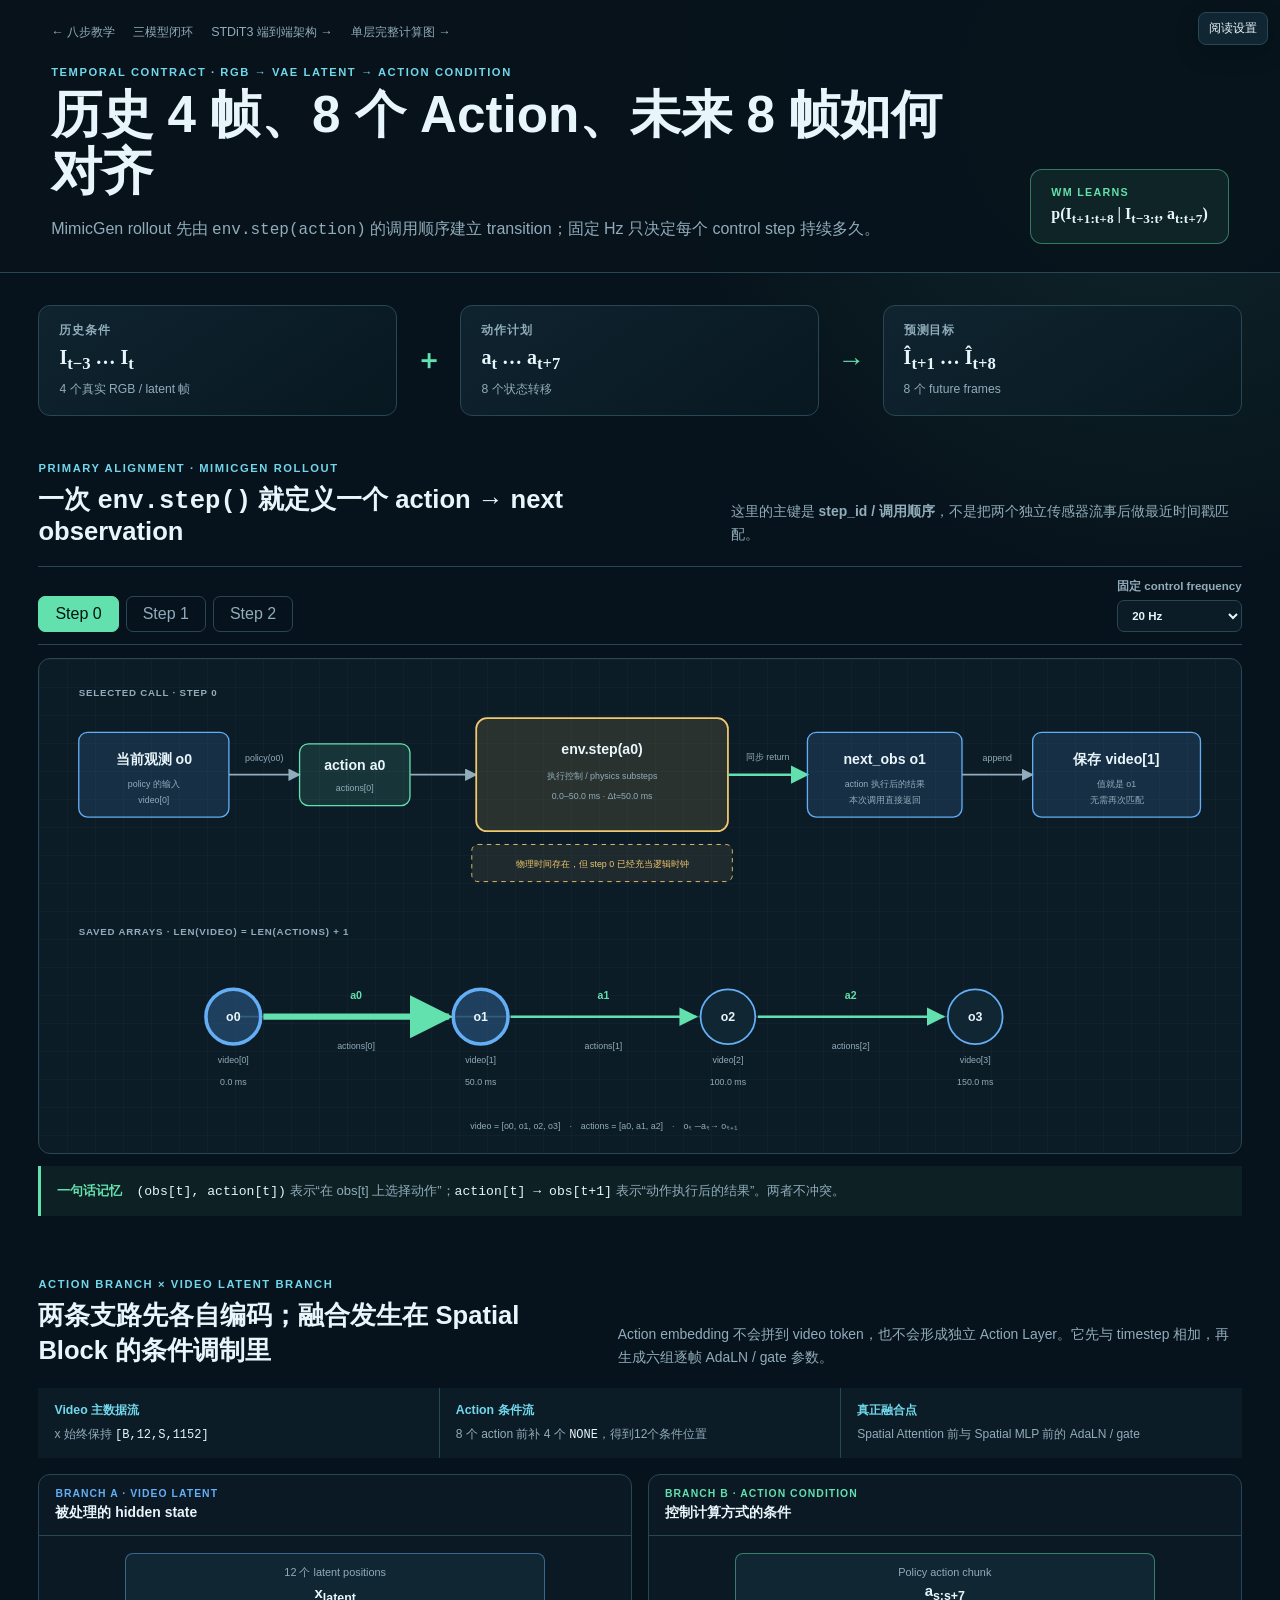
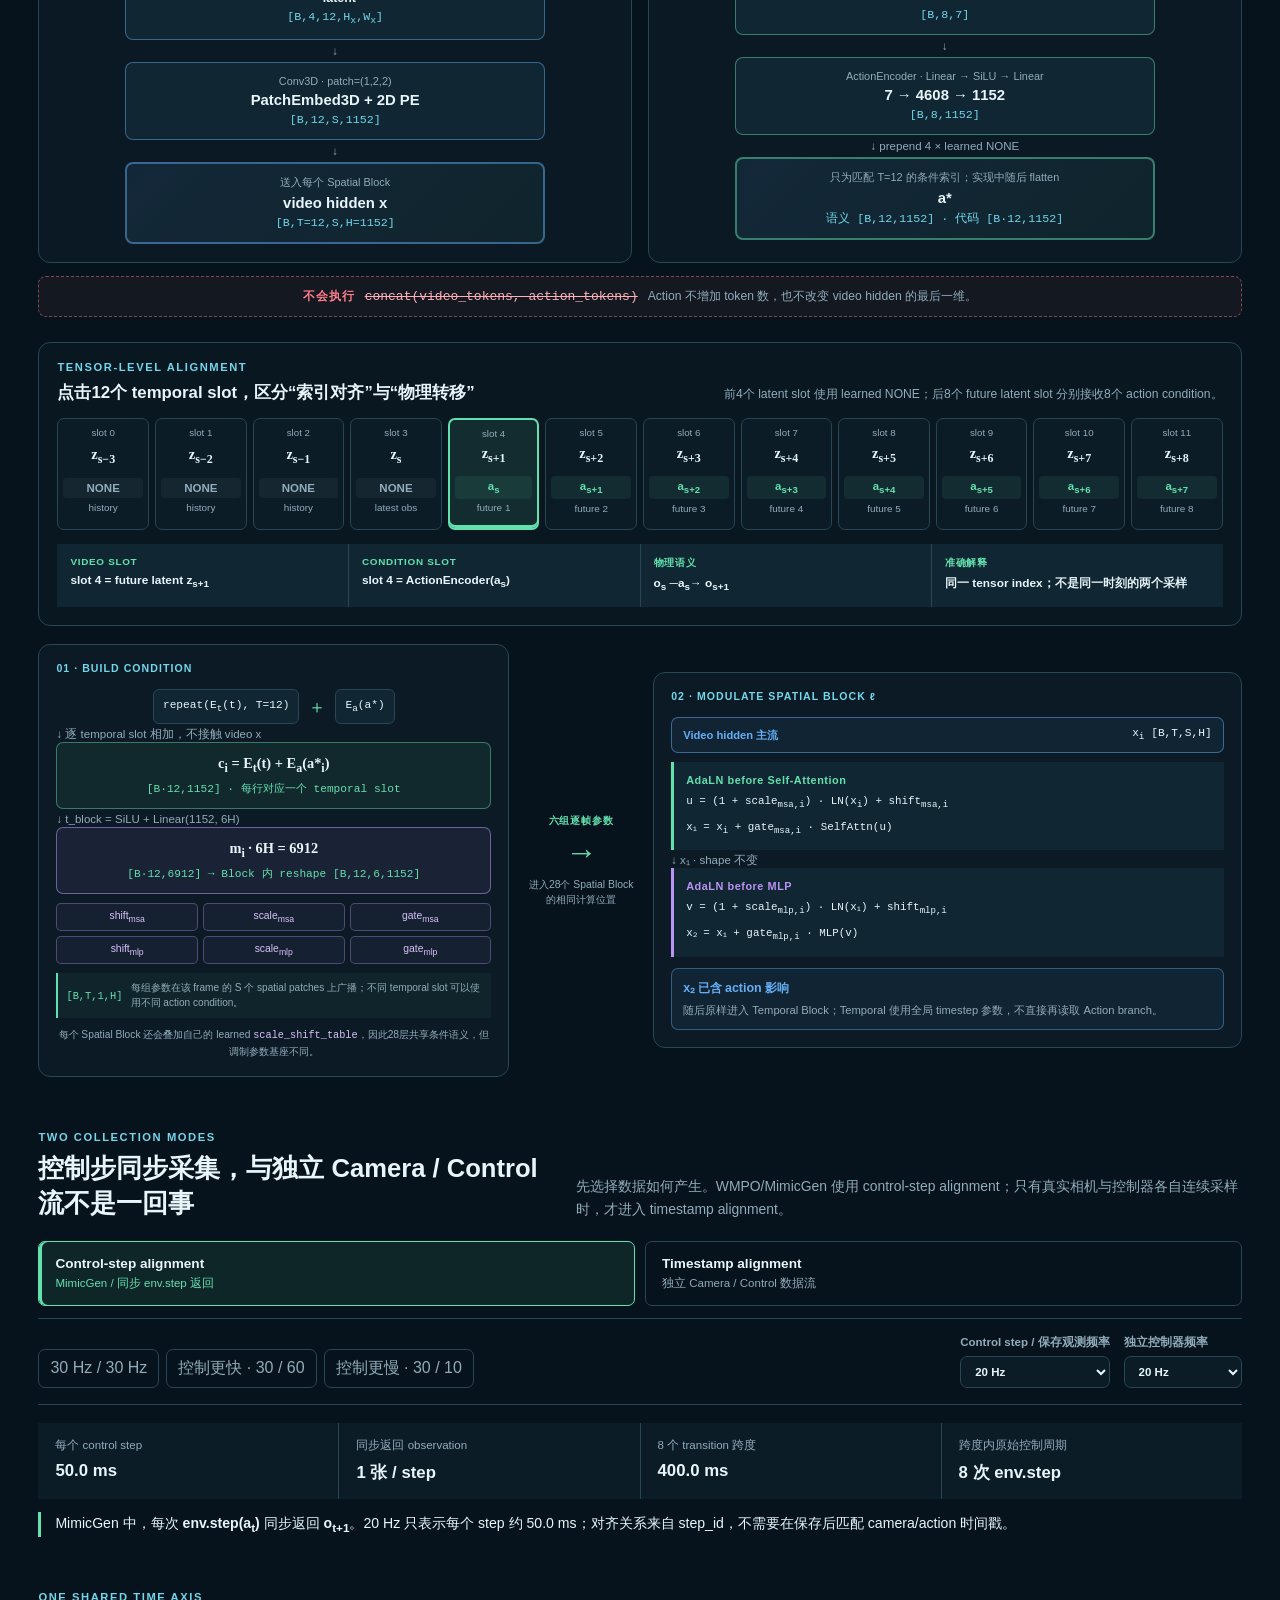
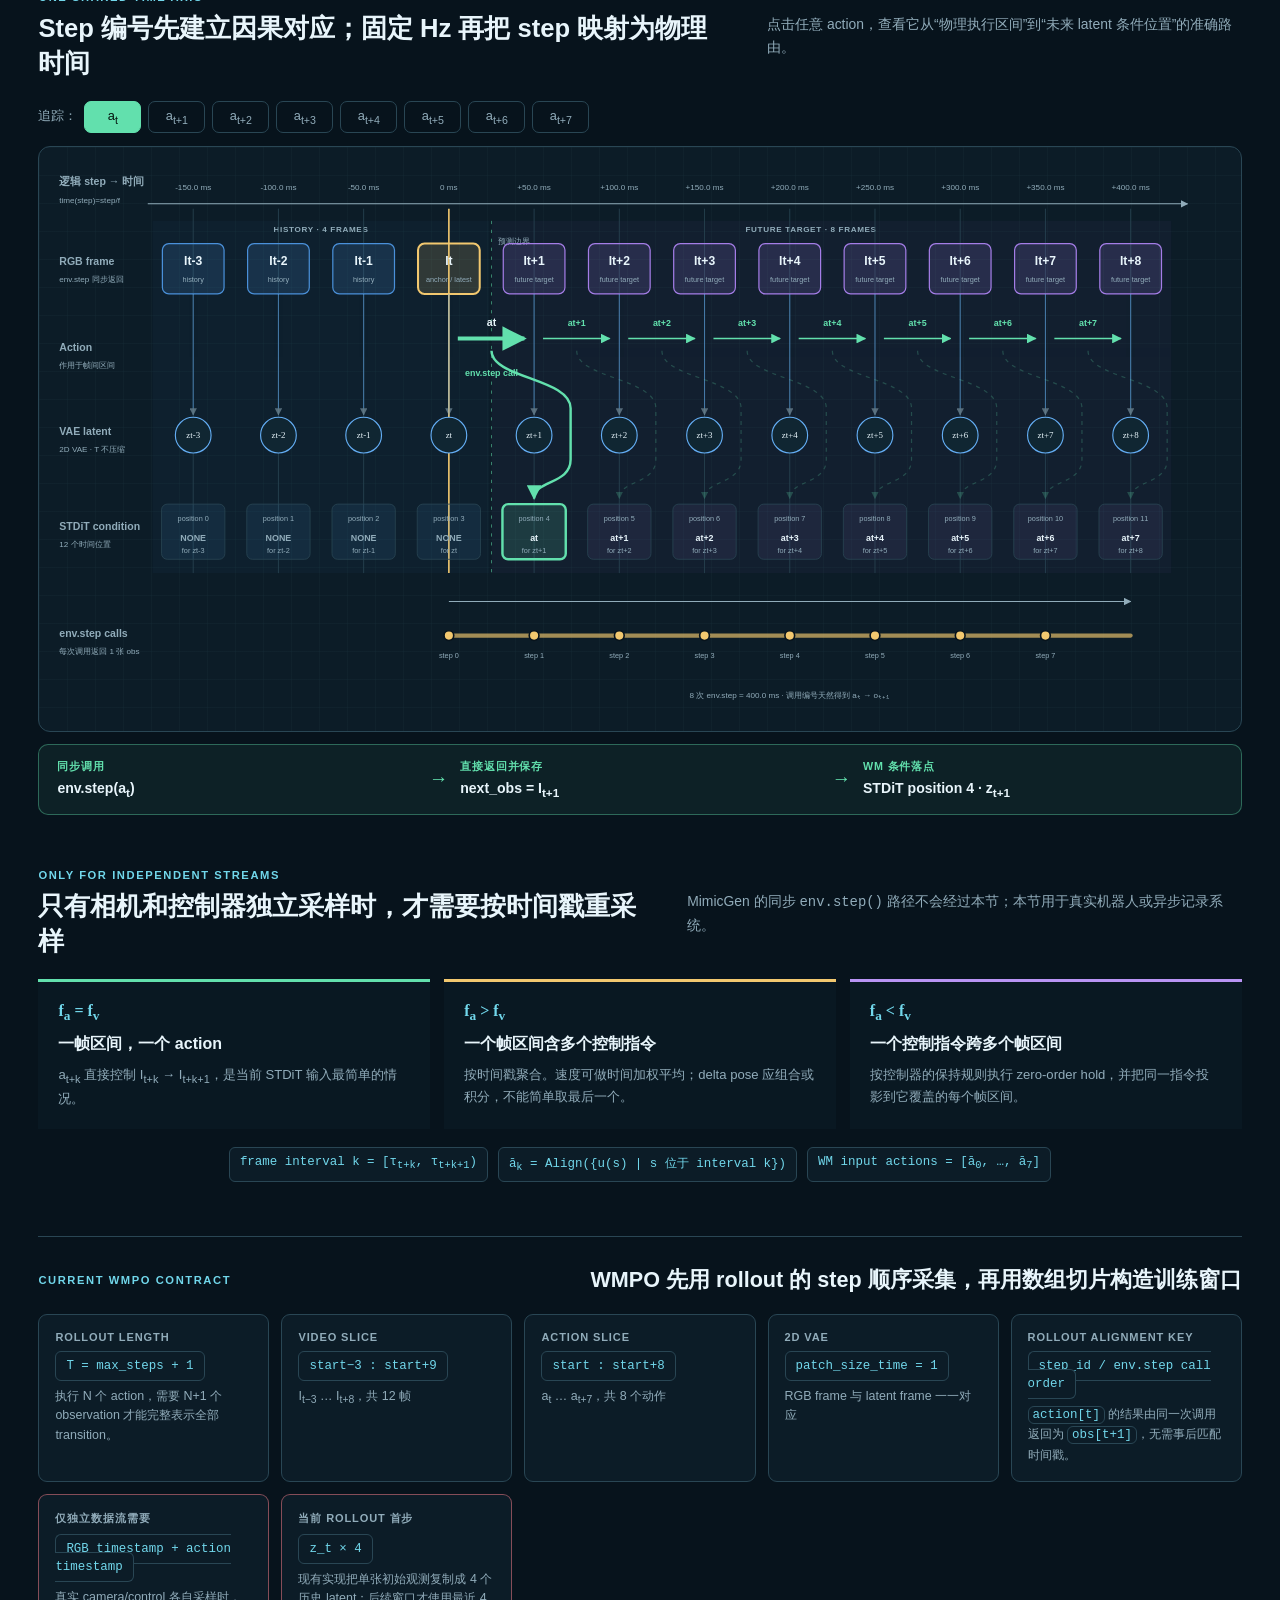
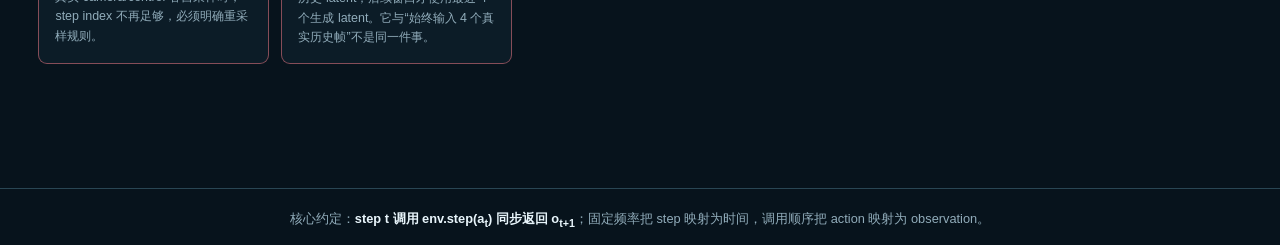
<file: time-alignment.html>
<!doctype html>
<html lang="zh-CN">
<head>
  <meta charset="UTF-8">
  <meta name="viewport" content="width=device-width, initial-scale=1.0">
  <meta name="color-scheme" content="dark">
  <title>WMPO Video / Action 时间对齐</title>
  <link rel="stylesheet" href="assets/time-alignment.css">
  <link rel="stylesheet" href="assets/preferences.css">
</head>
<body>
  <a class="skip-link" href="#timeline-panel">跳到时间轴</a>

  <header class="alignment-header">
    <nav class="header-links" aria-label="学习页面导航">
      <a href="index.html">← 八步教学</a>
      <a href="system-loop.html">三模型闭环</a>
      <a href="end-to-end.html">STDiT3 端到端架构 →</a>
      <a href="compute-graph.html">单层完整计算图 →</a>
    </nav>
    <div class="header-copy">
      <div>
        <p class="eyebrow">TEMPORAL CONTRACT · RGB → VAE LATENT → ACTION CONDITION</p>
        <h1>历史 4 帧、8 个 Action、未来 8 帧如何对齐</h1>
        <p class="subtitle">MimicGen rollout 先由 <code>env.step(action)</code> 的调用顺序建立 transition；固定 Hz 只决定每个 control step 持续多久。</p>
      </div>
      <div class="contract-badge">
        <span>WM LEARNS</span>
        <strong>p(I<sub>t+1:t+8</sub> | I<sub>t−3:t</sub>, a<sub>t:t+7</sub>)</strong>
      </div>
    </div>
  </header>

  <main>
    <section class="definition-strip" aria-label="时间对齐定义">
      <div><span>历史条件</span><strong>I<sub>t−3</sub> … I<sub>t</sub></strong><small>4 个真实 RGB / latent 帧</small></div>
      <div class="operator">＋</div>
      <div><span>动作计划</span><strong>a<sub>t</sub> … a<sub>t+7</sub></strong><small>8 个状态转移</small></div>
      <div class="operator">→</div>
      <div><span>预测目标</span><strong>Î<sub>t+1</sub> … Î<sub>t+8</sub></strong><small>8 个 future frames</small></div>
    </section>

    <section class="control-step-section" aria-labelledby="control-step-title">
      <div class="section-heading">
        <div>
          <p class="section-kicker">PRIMARY ALIGNMENT · MIMICGEN ROLLOUT</p>
          <h2 id="control-step-title">一次 <code>env.step()</code> 就定义一个 action → next observation</h2>
        </div>
        <p>这里的主键是 <b>step_id / 调用顺序</b>，不是把两个独立传感器流事后做最近时间戳匹配。</p>
      </div>

      <div class="step-controls">
        <div role="group" aria-label="选择 control step">
          <button type="button" class="step-button is-active" data-step-index="0" aria-pressed="true">Step 0</button>
          <button type="button" class="step-button" data-step-index="1" aria-pressed="false">Step 1</button>
          <button type="button" class="step-button" data-step-index="2" aria-pressed="false">Step 2</button>
        </div>
        <label>固定 control frequency
          <select id="step-hz">
            <option value="10">10 Hz</option><option value="20" selected>20 Hz</option><option value="30">30 Hz</option><option value="50">50 Hz</option>
          </select>
        </label>
      </div>

      <div class="control-step-scroll">
        <svg id="control-step-diagram" viewBox="0 0 1360 560" role="img" aria-labelledby="control-svg-title control-svg-desc">
          <title id="control-svg-title">MimicGen control step 调用顺序对齐</title>
          <desc id="control-svg-desc">当前 observation 经过 policy 产生 action；env.step 执行动作并同步返回下一个 observation；数组用 step 编号保存 action 与 next observation 的确定关系。</desc>
        </svg>
      </div>
      <div class="step-memory">
        <strong>一句话记忆</strong>
        <span><code>(obs[t], action[t])</code> 表示“在 obs[t] 上选择动作”；<code>action[t] → obs[t+1]</code> 表示“动作执行后的结果”。两者不冲突。</span>
      </div>
    </section>

    <section id="fusion-panel" class="fusion-section" aria-labelledby="fusion-title">
      <div class="section-heading">
        <div>
          <p class="section-kicker">ACTION BRANCH × VIDEO LATENT BRANCH</p>
          <h2 id="fusion-title">两条支路先各自编码；融合发生在 Spatial Block 的条件调制里</h2>
        </div>
        <p>Action embedding 不会拼到 video token，也不会形成独立 Action Layer。它先与 timestep 相加，再生成六组逐帧 AdaLN / gate 参数。</p>
      </div>

      <div class="fusion-truths" aria-label="融合结论">
        <div><b>Video 主数据流</b><span>x 始终保持 <code>[B,12,S,1152]</code></span></div>
        <div><b>Action 条件流</b><span>8 个 action 前补 4 个 <code>NONE</code>，得到12个条件位置</span></div>
        <div><b>真正融合点</b><span>Spatial Attention 前与 Spatial MLP 前的 AdaLN / gate</span></div>
      </div>

      <div class="branch-pair">
        <article class="branch-flow video-branch">
          <header><span>BRANCH A · VIDEO LATENT</span><b>被处理的 hidden state</b></header>
          <div class="flow-node"><small>12 个 latent positions</small><strong>x<sub>latent</sub></strong><code>[B,4,12,H<sub>x</sub>,W<sub>x</sub>]</code></div>
          <i aria-hidden="true">↓</i>
          <div class="flow-node"><small>Conv3D · patch=(1,2,2)</small><strong>PatchEmbed3D + 2D PE</strong><code>[B,12,S,1152]</code></div>
          <i aria-hidden="true">↓</i>
          <div class="flow-node branch-output"><small>送入每个 Spatial Block</small><strong>video hidden x</strong><code>[B,T=12,S,H=1152]</code></div>
        </article>

        <article class="branch-flow action-branch">
          <header><span>BRANCH B · ACTION CONDITION</span><b>控制计算方式的条件</b></header>
          <div class="flow-node"><small>Policy action chunk</small><strong>a<sub>s:s+7</sub></strong><code>[B,8,7]</code></div>
          <i aria-hidden="true">↓</i>
          <div class="flow-node"><small>ActionEncoder · Linear → SiLU → Linear</small><strong>7 → 4608 → 1152</strong><code>[B,8,1152]</code></div>
          <i aria-hidden="true">↓ prepend 4 × learned NONE</i>
          <div class="flow-node branch-output"><small>只为匹配 T=12 的条件索引；实现中随后 flatten</small><strong>a*</strong><code>语义 [B,12,1152] · 代码 [B·12,1152]</code></div>
        </article>
      </div>

      <div class="not-concat"><b>不会执行</b><code>concat(video_tokens, action_tokens)</code><span>Action 不增加 token 数，也不改变 video hidden 的最后一维。</span></div>

      <div class="tensor-alignment">
        <div class="alignment-heading">
          <div><p class="section-kicker">TENSOR-LEVEL ALIGNMENT</p><h3>点击12个 temporal slot，区分“索引对齐”与“物理转移”</h3></div>
          <p>前4个 latent slot 使用 learned NONE；后8个 future latent slot 分别接收8个 action condition。</p>
        </div>
        <div class="fusion-slot-scroll">
          <div class="fusion-slot-grid" role="group" aria-label="选择 temporal tensor slot">
            <button type="button" class="fusion-slot" data-fusion-slot="0" aria-pressed="false"><small>slot 0</small><b>z<sub>s−3</sub></b><span>NONE</span><em>history</em></button>
            <button type="button" class="fusion-slot" data-fusion-slot="1" aria-pressed="false"><small>slot 1</small><b>z<sub>s−2</sub></b><span>NONE</span><em>history</em></button>
            <button type="button" class="fusion-slot" data-fusion-slot="2" aria-pressed="false"><small>slot 2</small><b>z<sub>s−1</sub></b><span>NONE</span><em>history</em></button>
            <button type="button" class="fusion-slot" data-fusion-slot="3" aria-pressed="false"><small>slot 3</small><b>z<sub>s</sub></b><span>NONE</span><em>latest obs</em></button>
            <button type="button" class="fusion-slot is-active" data-fusion-slot="4" aria-pressed="true"><small>slot 4</small><b>z<sub>s+1</sub></b><span>a<sub>s</sub></span><em>future 1</em></button>
            <button type="button" class="fusion-slot" data-fusion-slot="5" aria-pressed="false"><small>slot 5</small><b>z<sub>s+2</sub></b><span>a<sub>s+1</sub></span><em>future 2</em></button>
            <button type="button" class="fusion-slot" data-fusion-slot="6" aria-pressed="false"><small>slot 6</small><b>z<sub>s+3</sub></b><span>a<sub>s+2</sub></span><em>future 3</em></button>
            <button type="button" class="fusion-slot" data-fusion-slot="7" aria-pressed="false"><small>slot 7</small><b>z<sub>s+4</sub></b><span>a<sub>s+3</sub></span><em>future 4</em></button>
            <button type="button" class="fusion-slot" data-fusion-slot="8" aria-pressed="false"><small>slot 8</small><b>z<sub>s+5</sub></b><span>a<sub>s+4</sub></span><em>future 5</em></button>
            <button type="button" class="fusion-slot" data-fusion-slot="9" aria-pressed="false"><small>slot 9</small><b>z<sub>s+6</sub></b><span>a<sub>s+5</sub></span><em>future 6</em></button>
            <button type="button" class="fusion-slot" data-fusion-slot="10" aria-pressed="false"><small>slot 10</small><b>z<sub>s+7</sub></b><span>a<sub>s+6</sub></span><em>future 7</em></button>
            <button type="button" class="fusion-slot" data-fusion-slot="11" aria-pressed="false"><small>slot 11</small><b>z<sub>s+8</sub></b><span>a<sub>s+7</sub></span><em>future 8</em></button>
          </div>
        </div>
        <div id="fusion-slot-detail" class="fusion-slot-detail" aria-live="polite">
          <div><span>Video slot</span><strong>slot 4 = future latent z<sub>s+1</sub></strong></div>
          <div><span>Condition slot</span><strong>slot 4 = ActionEncoder(a<sub>s</sub>)</strong></div>
          <div><span>物理语义</span><strong>o<sub>s</sub> ─a<sub>s</sub>→ o<sub>s+1</sub></strong></div>
          <div><span>准确解释</span><strong>同一 tensor index；不是同一时刻的两个采样</strong></div>
        </div>
      </div>

      <div class="condition-fusion-flow" aria-label="Action 条件进入 Spatial Block 的计算过程">
        <div class="condition-build">
          <p class="flow-stage">01 · BUILD CONDITION</p>
          <div class="condition-equation"><code>repeat(E<sub>t</sub>(t), T=12)</code><i>＋</i><code>E<sub>a</sub>(a*)</code></div>
          <i aria-hidden="true">↓ 逐 temporal slot 相加，不接触 video x</i>
          <div class="condition-node"><b>c<sub>i</sub> = E<sub>t</sub>(t) + E<sub>a</sub>(a*<sub>i</sub>)</b><code>[B·12,1152] · 每行对应一个 temporal slot</code></div>
          <i aria-hidden="true">↓ t_block = SiLU + Linear(1152, 6H)</i>
          <div class="condition-node six-h"><b>m<sub>i</sub> · 6H = 6912</b><code>[B·12,6912] → Block 内 reshape [B,12,6,1152]</code></div>
          <div class="six-params" aria-label="六组调制参数">
            <span>shift<sub>msa</sub></span><span>scale<sub>msa</sub></span><span>gate<sub>msa</sub></span>
            <span>shift<sub>mlp</sub></span><span>scale<sub>mlp</sub></span><span>gate<sub>mlp</sub></span>
          </div>
          <div class="broadcast-note"><code>[B,T,1,H]</code><span>每组参数在该 frame 的 S 个 spatial patches 上广播；不同 temporal slot 可以使用不同 action condition。</span></div>
          <small class="base-table-note">每个 Spatial Block 还会叠加自己的 learned <code>scale_shift_table</code>，因此28层共享条件语义，但调制参数基座不同。</small>
        </div>

        <div class="flow-bridge" aria-hidden="true"><span>六组逐帧参数</span><b>→</b><small>进入28个 Spatial Block<br>的相同计算位置</small></div>

        <div class="spatial-fusion">
          <p class="flow-stage">02 · MODULATE SPATIAL BLOCK ℓ</p>
          <div class="spatial-input-label"><span>Video hidden 主流</span><code>x<sub>i</sub> [B,T,S,H]</code></div>
          <div class="compute-group attention-compute">
            <span>AdaLN before Self-Attention</span>
            <code>u = (1 + scale<sub>msa,i</sub>) · LN(x<sub>i</sub>) + shift<sub>msa,i</sub></code>
            <code>x₁ = x<sub>i</sub> + gate<sub>msa,i</sub> · SelfAttn(u)</code>
          </div>
          <i aria-hidden="true">↓ x₁ · shape 不变</i>
          <div class="compute-group mlp-compute">
            <span>AdaLN before MLP</span>
            <code>v = (1 + scale<sub>mlp,i</sub>) · LN(x₁) + shift<sub>mlp,i</sub></code>
            <code>x₂ = x₁ + gate<sub>mlp,i</sub> · MLP(v)</code>
          </div>
          <div class="temporal-handoff-note"><b>x₂ 已含 action 影响</b><span>随后原样进入 Temporal Block；Temporal 使用全局 timestep 参数，不直接再读取 Action branch。</span></div>
        </div>
      </div>
    </section>

    <section class="frequency-lab" aria-labelledby="frequency-title">
      <div class="section-heading">
        <div>
          <p class="section-kicker">TWO COLLECTION MODES</p>
          <h2 id="frequency-title">控制步同步采集，与独立 Camera / Control 流不是一回事</h2>
        </div>
        <p>先选择数据如何产生。WMPO/MimicGen 使用 control-step alignment；只有真实相机与控制器各自连续采样时，才进入 timestamp alignment。</p>
      </div>

      <div class="alignment-mode" role="group" aria-label="数据采集模式">
        <button type="button" class="mode-button is-active" data-alignment-mode="step" aria-pressed="true"><b>Control-step alignment</b><span>MimicGen / 同步 env.step 返回</span></button>
        <button type="button" class="mode-button" data-alignment-mode="streams" aria-pressed="false"><b>Timestamp alignment</b><span>独立 Camera / Control 数据流</span></button>
      </div>

      <div id="frequency-controls" class="controls-row" hidden>
        <div class="preset-group stream-only" role="group" aria-label="独立数据流频率示例" hidden>
          <button type="button" class="preset-button" data-video-hz="30" data-action-hz="30" aria-pressed="false">30 Hz / 30 Hz</button>
          <button type="button" class="preset-button" data-video-hz="30" data-action-hz="60" aria-pressed="false">控制更快 · 30 / 60</button>
          <button type="button" class="preset-button" data-video-hz="30" data-action-hz="10" aria-pressed="false">控制更慢 · 30 / 10</button>
        </div>
        <label id="video-hz-field"><span id="video-hz-label">Control step / 保存观测频率</span>
          <select id="video-hz">
            <option value="10">10 Hz</option><option value="15">15 Hz</option><option value="20" selected>20 Hz</option><option value="30">30 Hz</option><option value="60">60 Hz</option>
          </select>
        </label>
        <label id="action-hz-field" hidden><span>独立控制器频率</span>
          <select id="action-hz">
            <option value="5">5 Hz</option><option value="10">10 Hz</option><option value="15">15 Hz</option><option value="20" selected>20 Hz</option><option value="30">30 Hz</option><option value="60">60 Hz</option><option value="90">90 Hz</option><option value="120">120 Hz</option>
          </select>
        </label>
      </div>

      <div class="frequency-readout" aria-live="polite">
        <div><span id="video-period-label">每个 control step</span><strong id="video-period">50.0 ms</strong></div>
        <div><span id="action-period-label">Observation 返回</span><strong id="action-period">每 step 1 张</strong></div>
        <div><span>8 个 transition 跨度</span><strong id="horizon-duration">400.0 ms</strong></div>
        <div><span>跨度内原始控制周期</span><strong id="raw-action-count">约 8 个</strong></div>
      </div>
      <p id="frequency-verdict" class="frequency-verdict" aria-live="polite"></p>
    </section>

    <section id="timeline-panel" class="timeline-section" aria-labelledby="timeline-title">
      <div class="section-heading compact">
        <div>
          <p class="section-kicker">ONE SHARED TIME AXIS</p>
          <h2 id="timeline-title">Step 编号先建立因果对应；固定 Hz 再把 step 映射为物理时间</h2>
        </div>
        <p>点击任意 action，查看它从“物理执行区间”到“未来 latent 条件位置”的准确路由。</p>
      </div>

      <div class="action-selector" role="group" aria-label="选择要追踪的 action">
        <span>追踪：</span>
        <button type="button" class="action-button is-active" data-action-index="0" aria-pressed="true">a<sub>t</sub></button>
        <button type="button" class="action-button" data-action-index="1" aria-pressed="false">a<sub>t+1</sub></button>
        <button type="button" class="action-button" data-action-index="2" aria-pressed="false">a<sub>t+2</sub></button>
        <button type="button" class="action-button" data-action-index="3" aria-pressed="false">a<sub>t+3</sub></button>
        <button type="button" class="action-button" data-action-index="4" aria-pressed="false">a<sub>t+4</sub></button>
        <button type="button" class="action-button" data-action-index="5" aria-pressed="false">a<sub>t+5</sub></button>
        <button type="button" class="action-button" data-action-index="6" aria-pressed="false">a<sub>t+6</sub></button>
        <button type="button" class="action-button" data-action-index="7" aria-pressed="false">a<sub>t+7</sub></button>
      </div>

      <div class="timeline-scroll">
        <svg id="alignment-timeline" viewBox="0 0 1480 720" role="img" aria-labelledby="svg-title svg-desc">
          <title id="svg-title">WMPO 历史帧、动作、未来帧和 VAE latent 时间对齐图</title>
          <desc id="svg-desc">四个历史帧位于锚点 t 之前；八个动作分别作用于相邻帧之间，并生成八个未来帧；逐帧 VAE 保留相同时间位置；STDiT 前四个 action 条件为 NONE，后八个条件对应八个未来 latent。</desc>
        </svg>
      </div>

      <div id="selected-relation" class="selected-relation" aria-live="polite">
        <div><span>执行区间</span><strong>a<sub>t</sub> 作用于 [τ<sub>t</sub>, τ<sub>t+1</sub>)</strong></div>
        <div class="relation-arrow">→</div>
        <div><span>状态转移</span><strong>I<sub>t</sub> ─a<sub>t</sub>→ I<sub>t+1</sub></strong></div>
        <div class="relation-arrow">→</div>
        <div><span>条件落点</span><strong>STDiT position 4 · z<sub>t+1</sub></strong></div>
      </div>
    </section>

    <section class="rules-section" aria-labelledby="rules-title">
      <div class="section-heading compact">
        <div><p class="section-kicker">ONLY FOR INDEPENDENT STREAMS</p><h2 id="rules-title">只有相机和控制器独立采样时，才需要按时间戳重采样</h2></div>
        <p>MimicGen 的同步 <code>env.step()</code> 路径不会经过本节；本节用于真实机器人或异步记录系统。</p>
      </div>
      <div class="rule-grid">
        <article>
          <b>f<sub>a</sub> = f<sub>v</sub></b>
          <h3>一帧区间，一个 action</h3>
          <p>a<sub>t+k</sub> 直接控制 I<sub>t+k</sub> → I<sub>t+k+1</sub>，是当前 STDiT 输入最简单的情况。</p>
        </article>
        <article>
          <b>f<sub>a</sub> &gt; f<sub>v</sub></b>
          <h3>一个帧区间含多个控制指令</h3>
          <p>按时间戳聚合。速度可做时间加权平均；delta pose 应组合或积分，不能简单取最后一个。</p>
        </article>
        <article>
          <b>f<sub>a</sub> &lt; f<sub>v</sub></b>
          <h3>一个控制指令跨多个帧区间</h3>
          <p>按控制器的保持规则执行 zero-order hold，并把同一指令投影到它覆盖的每个帧区间。</p>
        </article>
      </div>
      <div class="equation-row">
        <code>frame interval k = [τ<sub>t+k</sub>, τ<sub>t+k+1</sub>)</code>
        <code>ā<sub>k</sub> = Align({u(s) | s 位于 interval k})</code>
        <code>WM input actions = [ā<sub>0</sub>, …, ā<sub>7</sub>]</code>
      </div>
    </section>

    <section class="code-contract" aria-labelledby="contract-title">
      <div>
        <p class="section-kicker">CURRENT WMPO CONTRACT</p>
        <h2 id="contract-title">WMPO 先用 rollout 的 step 顺序采集，再用数组切片构造训练窗口</h2>
      </div>
      <div class="contract-grid">
        <div><span>Rollout length</span><code>T = max_steps + 1</code><p>执行 N 个 action，需要 N+1 个 observation 才能完整表示全部 transition。</p></div>
        <div><span>Video slice</span><code>start−3 : start+9</code><p>I<sub>t−3</sub> … I<sub>t+8</sub>，共 12 帧</p></div>
        <div><span>Action slice</span><code>start : start+8</code><p>a<sub>t</sub> … a<sub>t+7</sub>，共 8 个动作</p></div>
        <div><span>2D VAE</span><code>patch_size_time = 1</code><p>RGB frame 与 latent frame 一一对应</p></div>
        <div><span>Rollout alignment key</span><code>step_id / env.step call order</code><p><code>action[t]</code> 的结果由同一次调用返回为 <code>obs[t+1]</code>，无需事后匹配时间戳。</p></div>
        <div class="warning"><span>仅独立数据流需要</span><code>RGB timestamp + action timestamp</code><p>真实 camera/control 各自采样时，step index 不再足够，必须明确重采样规则。</p></div>
        <div class="warning"><span>当前 rollout 首步</span><code>z_t × 4</code><p>现有实现把单张初始观测复制成 4 个历史 latent；后续窗口才使用最近 4 个生成 latent。它与“始终输入 4 个真实历史帧”不是同一件事。</p></div>
      </div>
    </section>
  </main>

  <footer>
    <p>核心约定：<b>step t 调用 env.step(a<sub>t</sub>) 同步返回 o<sub>t+1</sub></b>；固定频率把 step 映射为时间，调用顺序把 action 映射为 observation。</p>
  </footer>

  <script src="assets/time-alignment.js"></script>
  <script src="assets/preferences.js"></script>
</body>
</html>
</file>
<file: assets/styles.css>
:root {
  --bg: #071019;
  --surface: #0d1823;
  --surface-2: #111f2d;
  --surface-3: #162838;
  --text: #ecf5fb;
  --muted: #9fb3c3;
  --line: #263b4b;
  --cyan: #4ed9e8;
  --blue: #70a7ff;
  --orange: #ffb45f;
  --green: #61dfa6;
  --red: #ff7b83;
  --yellow: #e8d66b;
  --purple: #bd91ff;
  --shadow: 0 18px 60px rgba(0, 0, 0, 0.24);
  --radius: 16px;
}

* {
  box-sizing: border-box;
}

html {
  scroll-behavior: smooth;
}

body {
  margin: 0;
  min-width: 320px;
  background:
    radial-gradient(circle at 12% 0%, rgba(78, 217, 232, 0.1), transparent 28rem),
    radial-gradient(circle at 92% 12%, rgba(189, 145, 255, 0.08), transparent 24rem),
    var(--bg);
  color: var(--text);
  font-family: Inter, "Segoe UI", "Microsoft YaHei UI", "Microsoft YaHei", sans-serif;
  line-height: 1.55;
}

button {
  font: inherit;
}

button:focus-visible,
a:focus-visible {
  outline: 3px solid var(--cyan);
  outline-offset: 3px;
}

code,
pre {
  font-family: "Cascadia Code", "SFMono-Regular", Consolas, monospace;
}

.skip-link {
  position: absolute;
  left: 16px;
  top: -80px;
  z-index: 20;
  padding: 10px 14px;
  border-radius: 8px;
  background: var(--cyan);
  color: #041014;
  font-weight: 700;
  text-decoration: none;
}

.skip-link:focus {
  top: 16px;
}

.hero,
main,
footer {
  width: min(1500px, calc(100% - 40px));
  margin-inline: auto;
}

.hero {
  display: grid;
  grid-template-columns: minmax(0, 1fr) auto;
  gap: 40px;
  align-items: end;
  padding: 54px 0 28px;
}

.kicker,
.step-eyebrow,
.difference-kicker,
.source-label {
  margin: 0 0 8px;
  color: var(--cyan);
  font-size: 0.74rem;
  font-weight: 800;
  letter-spacing: 0.13em;
  text-transform: uppercase;
}

h1,
h2,
h3,
p {
  overflow-wrap: anywhere;
}

h1 {
  margin: 0;
  font-size: clamp(2rem, 4vw, 4rem);
  line-height: 1.08;
  letter-spacing: -0.035em;
}

.hero-subtitle {
  max-width: 760px;
  margin: 16px 0 0;
  color: var(--muted);
  font-size: 1.02rem;
}

.hero-actions {
  display: flex;
  flex-wrap: wrap;
  gap: 9px;
  margin-top: 18px;
}

.overview-link {
  display: inline-flex;
  align-items: center;
  min-height: 42px;
  padding: 9px 14px;
  border: 1px solid rgba(78, 217, 232, 0.56);
  border-radius: 10px;
  background: rgba(78, 217, 232, 0.1);
  color: var(--cyan);
  font-weight: 700;
  text-decoration: none;
}

.overview-link:hover {
  background: rgba(78, 217, 232, 0.18);
}

.spec-strip {
  display: grid;
  grid-template-columns: repeat(5, minmax(76px, 1fr));
  overflow: hidden;
  border: 1px solid var(--line);
  border-radius: var(--radius);
  background: rgba(13, 24, 35, 0.86);
  box-shadow: var(--shadow);
}

.spec-strip div {
  min-width: 82px;
  padding: 13px 14px;
  border-right: 1px solid var(--line);
  text-align: center;
}

.spec-strip div:last-child {
  border-right: 0;
}

.spec-strip span,
.spec-strip strong {
  display: block;
}

.spec-strip span {
  color: var(--muted);
  font-size: 0.68rem;
  letter-spacing: 0.07em;
  text-transform: uppercase;
}

.spec-strip strong {
  margin-top: 2px;
  color: var(--text);
  font-size: 1rem;
}

.toolbar {
  display: flex;
  justify-content: space-between;
  gap: 20px;
  padding: 15px;
  border: 1px solid var(--line);
  border-radius: var(--radius);
  background: rgba(13, 24, 35, 0.9);
  box-shadow: var(--shadow);
}

.mode-group,
.playback-group {
  display: flex;
  flex-wrap: wrap;
  gap: 8px;
}

.mode-button,
.control-button,
.step-button {
  border: 1px solid var(--line);
  color: var(--muted);
  cursor: pointer;
  transition: background-color 160ms ease, border-color 160ms ease, color 160ms ease, transform 160ms ease;
}

.mode-button,
.control-button {
  min-height: 42px;
  padding: 9px 14px;
  border-radius: 10px;
  background: var(--surface-2);
}

.mode-button:hover,
.control-button:hover,
.step-button:hover {
  border-color: #49687e;
  color: var(--text);
}

.mode-button.is-active {
  border-color: var(--cyan);
  background: rgba(78, 217, 232, 0.12);
  color: var(--cyan);
}

.control-button.primary {
  border-color: rgba(78, 217, 232, 0.56);
  color: var(--cyan);
}

.control-button[aria-pressed="true"] {
  background: var(--cyan);
  color: #041014;
}

.control-button:disabled {
  opacity: 0.42;
  cursor: not-allowed;
}

.step-nav {
  display: grid;
  grid-template-columns: repeat(8, minmax(92px, 1fr));
  gap: 8px;
  margin-top: 18px;
}

.step-button {
  min-height: 64px;
  padding: 9px 7px;
  border-radius: 12px;
  background: transparent;
  font-size: 0.82rem;
}

.step-button span {
  display: block;
  margin-bottom: 2px;
  color: #648198;
  font-family: "Cascadia Code", Consolas, monospace;
  font-size: 0.7rem;
}

.step-button.is-active {
  border-color: var(--cyan);
  background: rgba(78, 217, 232, 0.09);
  color: var(--text);
  transform: translateY(-2px);
}

.step-button.is-active span {
  color: var(--cyan);
}

.progress-track {
  height: 3px;
  margin: 13px 5px 30px;
  overflow: hidden;
  border-radius: 999px;
  background: var(--line);
}

.progress-fill {
  width: 12.5%;
  height: 100%;
  background: linear-gradient(90deg, var(--cyan), var(--purple));
  transition: width 260ms ease;
}

.lesson {
  min-height: 680px;
}

.lesson-heading {
  display: grid;
  grid-template-columns: minmax(240px, 0.55fr) minmax(320px, 1fr);
  gap: 40px;
  align-items: end;
  margin-bottom: 22px;
}

.lesson-heading h2 {
  margin: 0;
  font-size: clamp(1.8rem, 3vw, 2.8rem);
  line-height: 1.12;
  letter-spacing: -0.025em;
}

.step-intro {
  margin: 0;
  color: var(--muted);
}

.architecture-view {
  display: grid;
  gap: 18px;
}

.architecture-view.compare {
  grid-template-columns: repeat(2, minmax(0, 1fr));
}

.model-panel {
  min-width: 0;
  overflow: hidden;
  border: 1px solid var(--line);
  border-radius: var(--radius);
  background: rgba(13, 24, 35, 0.84);
  box-shadow: var(--shadow);
}

.model-panel.native {
  --panel-color: var(--blue);
}

.model-panel.wmpo {
  --panel-color: var(--green);
}

.model-header {
  display: flex;
  justify-content: space-between;
  gap: 16px;
  align-items: flex-start;
  padding: 20px 22px 16px;
  border-bottom: 1px solid var(--line);
}

.model-header h3 {
  margin: 0;
  font-size: 1.16rem;
}

.model-header p {
  margin: 5px 0 0;
  color: var(--muted);
  font-size: 0.88rem;
}

.model-badge {
  flex: none;
  padding: 4px 8px;
  border: 1px solid color-mix(in srgb, var(--panel-color) 65%, transparent);
  border-radius: 999px;
  color: var(--panel-color);
  font-family: "Cascadia Code", Consolas, monospace;
  font-size: 0.7rem;
}

.flow-wrap {
  padding: 22px;
  border-bottom: 1px solid var(--line);
}

.flow {
  display: flex;
  align-items: stretch;
  gap: 8px;
}

.flow-node {
  display: flex;
  flex: 1 1 0;
  min-width: 0;
  min-height: 106px;
  flex-direction: column;
  justify-content: center;
  padding: 13px 12px;
  border: 1px solid var(--line);
  border-top: 3px solid var(--node-color, var(--blue));
  border-radius: 12px;
  background: var(--surface-2);
}

.flow-node.shared { --node-color: var(--blue); }
.flow-node.condition { --node-color: var(--orange); }
.flow-node.action { --node-color: var(--green); background: rgba(97, 223, 166, 0.07); }
.flow-node.removed { --node-color: var(--red); opacity: 0.62; text-decoration: line-through; }
.flow-node.drift { --node-color: var(--yellow); }
.flow-node.output { --node-color: var(--purple); }

.node-label {
  font-weight: 750;
  line-height: 1.25;
}

.node-shape {
  display: block;
  margin-top: 8px;
  color: var(--node-color, var(--blue));
  font-family: "Cascadia Code", Consolas, monospace;
  font-size: 0.74rem;
  line-height: 1.35;
}

.node-note {
  margin-top: 6px;
  color: var(--muted);
  font-size: 0.75rem;
  line-height: 1.35;
}

.flow-arrow {
  display: grid;
  flex: none;
  width: 18px;
  place-items: center;
  color: #58758a;
  font-size: 1.1rem;
}

.panel-detail {
  display: grid;
  grid-template-columns: minmax(0, 0.9fr) minmax(280px, 1.1fr);
  gap: 0;
}

.explanation,
.source-block {
  min-width: 0;
  padding: 20px 22px;
}

.source-block {
  border-left: 1px solid var(--line);
  background: rgba(7, 16, 25, 0.5);
}

.point-list {
  display: grid;
  gap: 9px;
  margin: 0;
  padding: 0;
  list-style: none;
}

.point-list li {
  position: relative;
  padding-left: 18px;
  color: #c9d9e5;
  font-size: 0.88rem;
}

.point-list li::before {
  position: absolute;
  left: 0;
  top: 0.58em;
  width: 6px;
  height: 6px;
  border-radius: 50%;
  background: var(--panel-color);
  content: "";
}

.formula {
  margin: 16px 0 0;
  padding: 12px 14px;
  border-left: 3px solid var(--orange);
  background: rgba(255, 180, 95, 0.06);
  color: #ffe0b9;
  font-family: "Cascadia Code", Consolas, monospace;
  font-size: 0.8rem;
  overflow-wrap: anywhere;
}

.source-path {
  display: block;
  margin-bottom: 11px;
  color: var(--muted);
  font-size: 0.75rem;
}

pre {
  margin: 0;
  overflow: auto;
  padding: 14px;
  border: 1px solid #203444;
  border-radius: 10px;
  background: #07111a;
  color: #dceaf3;
  font-size: 0.75rem;
  line-height: 1.55;
  white-space: pre-wrap;
}

.difference-panel {
  display: grid;
  grid-template-columns: minmax(180px, 0.35fr) minmax(0, 1fr);
  gap: 26px;
  margin-top: 18px;
  padding: 22px;
  border: 1px solid var(--line);
  border-radius: var(--radius);
  background: linear-gradient(120deg, rgba(22, 40, 56, 0.92), rgba(13, 24, 35, 0.84));
}

.difference-heading h3 {
  margin: 0;
}

.difference-content {
  display: grid;
  grid-template-columns: repeat(2, minmax(0, 1fr));
  gap: 12px;
}

.diff-item {
  padding: 13px 14px;
  border-left: 3px solid var(--diff-color);
  background: rgba(7, 16, 25, 0.46);
}

.diff-item.core { --diff-color: var(--green); }
.diff-item.drift { --diff-color: var(--yellow); }
.diff-item.shared { --diff-color: var(--blue); }

.diff-tag {
  display: inline-block;
  margin-bottom: 5px;
  color: var(--diff-color);
  font-size: 0.67rem;
  font-weight: 800;
  letter-spacing: 0.08em;
}

.diff-item p {
  margin: 0;
  color: #d4e1ea;
  font-size: 0.84rem;
}

.legend {
  display: flex;
  flex-wrap: wrap;
  gap: 12px 22px;
  margin-top: 24px;
  padding: 15px 0;
  border-top: 1px solid var(--line);
  border-bottom: 1px solid var(--line);
  color: var(--muted);
  font-size: 0.8rem;
}

.legend span {
  display: inline-flex;
  align-items: center;
  gap: 8px;
}

.legend-dot {
  width: 9px;
  height: 9px;
  border-radius: 50%;
}

.legend-dot.shared { background: var(--blue); }
.legend-dot.condition { background: var(--orange); }
.legend-dot.action { background: var(--green); }
.legend-dot.removed { background: var(--red); }
.legend-dot.drift { background: var(--yellow); }

.reading-guide {
  padding: 32px 0 14px;
}

.reading-guide h2 {
  margin: 0 0 16px;
  font-size: 1.25rem;
}

.guide-grid {
  display: grid;
  grid-template-columns: repeat(3, minmax(0, 1fr));
  gap: 16px;
}

.guide-grid div {
  padding: 17px;
  border: 1px solid var(--line);
  border-radius: 12px;
  background: rgba(13, 24, 35, 0.66);
}

.guide-grid strong {
  color: var(--cyan);
}

.guide-grid p {
  margin: 7px 0 0;
  color: var(--muted);
  font-size: 0.84rem;
}

footer {
  padding: 28px 0 42px;
  color: #6f899c;
  font-size: 0.78rem;
  text-align: center;
}

footer p {
  margin: 0;
}

footer code {
  color: var(--muted);
}

footer a {
  color: var(--cyan);
}

@media (max-width: 1180px) {
  .hero {
    grid-template-columns: 1fr;
  }

  .spec-strip {
    width: min(100%, 620px);
  }

  .architecture-view.compare {
    grid-template-columns: 1fr;
  }

  .lesson {
    min-height: 0;
  }
}

@media (max-width: 900px) {
  .hero,
  main,
  footer {
    width: min(100% - 28px, 1500px);
  }

  .toolbar,
  .lesson-heading,
  .difference-panel {
    grid-template-columns: 1fr;
  }

  .toolbar {
    display: grid;
  }

  .step-nav {
    grid-template-columns: repeat(4, 1fr);
  }

  .panel-detail {
    grid-template-columns: 1fr;
  }

  .source-block {
    border-top: 1px solid var(--line);
    border-left: 0;
  }
}

@media (max-width: 680px) {
  .hero {
    padding-top: 34px;
  }

  .spec-strip {
    grid-template-columns: repeat(2, 1fr);
  }

  .spec-strip div {
    border-bottom: 1px solid var(--line);
  }

  .spec-strip div:nth-child(2n) {
    border-right: 0;
  }

  .spec-strip div:last-child {
    grid-column: 1 / -1;
    border-bottom: 0;
  }

  .mode-group,
  .playback-group {
    display: grid;
    grid-template-columns: 1fr;
  }

  .step-nav {
    grid-template-columns: repeat(2, 1fr);
  }

  .flow {
    flex-direction: column;
  }

  .flow-node {
    min-height: 0;
  }

  .flow-arrow {
    width: auto;
    height: 18px;
    transform: rotate(90deg);
  }

  .difference-content,
  .guide-grid {
    grid-template-columns: 1fr;
  }

  .model-header {
    flex-direction: column;
  }
}

@media (prefers-reduced-motion: reduce) {
  *,
  *::before,
  *::after {
    scroll-behavior: auto !important;
    transition: none !important;
  }
}
</file>
<file: assets/preferences.css>
:root { --reader-scale: 1; }

html[data-font-scale="90"] { font-size: 90%; }
html[data-font-scale="115"] { font-size: 115%; }

body.comfort-theme {
  --bg: #11161c !important;
  --panel: #171d24 !important;
  --panel-2: #1b232c !important;
  --panel2: #1b232c !important;
  --panel-3: #202a34 !important;
  --text: #e6edf3 !important;
  --muted: #a3adb7 !important;
  --line: #34404b !important;
  --line-strong: #4a5966 !important;
  background-color: #11161c !important;
}

body.grid-off,
body.grid-off .diagram-viewport,
body.grid-off .architecture-viewport,
body.grid-off .architecture-canvas {
  background-image: none !important;
}

body.motion-off *,
body.motion-off *::before,
body.motion-off *::after {
  animation: none !important;
  scroll-behavior: auto !important;
  transition: none !important;
}

.display-settings {
  position: fixed;
  z-index: 1000;
  right: 12px;
  top: 12px;
  color: var(--text, #e6edf3);
  font-family: Inter, "Segoe UI", "Microsoft YaHei", sans-serif;
}

.display-settings summary {
  width: max-content;
  margin-left: auto;
  padding: 7px 10px;
  border: 1px solid var(--line, #34404b);
  border-radius: 8px;
  background: var(--panel-2, #1b232c);
  color: var(--text, #e6edf3);
  cursor: pointer;
  font-size: 12px;
  list-style: none;
  box-shadow: 0 8px 24px rgba(0, 0, 0, .2);
}

.display-settings summary::-webkit-details-marker { display: none; }

.display-settings[open] summary { border-bottom-right-radius: 0; border-bottom-left-radius: 0; }

.display-settings-panel {
  display: grid;
  width: 230px;
  gap: 10px;
  padding: 12px;
  border: 1px solid var(--line, #34404b);
  border-radius: 9px 0 9px 9px;
  background: var(--panel, #171d24);
  box-shadow: 0 18px 48px rgba(0, 0, 0, .35);
}

.display-settings-panel > strong { font-size: 12px; }
.display-settings-panel label { display: flex; align-items: center; justify-content: space-between; gap: 12px; color: var(--muted, #a3adb7); font-size: 11px; }
.display-settings-panel select { min-width: 92px; padding: 4px 6px; border: 1px solid var(--line, #34404b); border-radius: 5px; background: var(--panel-2, #1b232c); color: var(--text, #e6edf3); }
.display-settings-panel input { accent-color: var(--action, var(--green, #5ee0a5)); }

@media (max-width: 720px) {
  .display-settings { top: auto; bottom: 10px; }
}
</file>
<file: assets/adaln-toy.css>
:root {
  color-scheme: dark;
  --bg: #071019;
  --panel: #0d1b27;
  --panel-2: #112432;
  --line: #233d4e;
  --line-strong: #365b70;
  --text: #d8e7ef;
  --muted: #7e9aac;
  --cyan: #64dce8;
  --green: #5ee0a5;
  --green-soft: rgba(94, 224, 165, .11);
  --orange: #ffb45f;
  --orange-soft: rgba(255, 180, 95, .11);
  --blue: #69a8ff;
  --red: #ff788d;
  --code: #f6d49b;
  --radius: 14px;
  font-family: Inter, "Segoe UI", "Microsoft YaHei", sans-serif;
}

* { box-sizing: border-box; }

html, body { min-height: 100%; }

body {
  margin: 0;
  overflow-x: hidden;
  background:
    linear-gradient(rgba(63, 105, 127, .055) 1px, transparent 1px),
    linear-gradient(90deg, rgba(63, 105, 127, .055) 1px, transparent 1px),
    var(--bg);
  background-size: 48px 48px;
  color: var(--text);
}

button, input { font: inherit; }
button { color: inherit; }
code { font-family: "Cascadia Code", Consolas, monospace; }

.skip-link {
  position: fixed;
  left: 12px;
  top: -80px;
  z-index: 99;
  padding: 10px 14px;
  background: var(--cyan);
  color: #061117;
  text-decoration: none;
}
.skip-link:focus { top: 12px; }

.toy-header {
  display: flex;
  min-height: 112px;
  align-items: center;
  justify-content: space-between;
  gap: 28px;
  padding: 20px 26px;
  border-bottom: 1px solid var(--line);
  background: rgba(5, 12, 18, .94);
}

.header-copy { display: flex; min-width: 0; align-items: center; gap: 24px; }
.back-link { flex: none; color: var(--muted); font-size: .82rem; text-decoration: none; }
.back-link:hover { color: var(--text); }
.eyebrow, .nav-label, .aside-label { margin: 0 0 5px; color: var(--cyan); font-size: .67rem; font-weight: 800; letter-spacing: .13em; }
h1 { margin: 0; font-size: clamp(1.45rem, 2.4vw, 2.15rem); line-height: 1.12; }
.header-copy > div > p:last-child { margin: 7px 0 0; color: var(--muted); font-size: .84rem; }

.real-toggle {
  display: flex;
  flex: none;
  align-items: center;
  gap: 9px;
  padding: 9px 12px;
  border: 1px solid var(--line);
  border-radius: 10px;
  background: var(--panel);
  color: var(--muted);
  font-size: .78rem;
}
.real-toggle input { accent-color: var(--green); }

.toy-shell {
  display: grid;
  grid-template-columns: 190px minmax(620px, 1fr) 260px;
  min-height: calc(100vh - 112px);
}

.step-nav {
  padding: 17px 12px;
  border-right: 1px solid var(--line);
  background: rgba(7, 15, 22, .94);
}
.nav-label { padding: 0 10px 8px; color: #58778c; }

.step-button {
  display: grid;
  width: 100%;
  grid-template-columns: 28px 1fr;
  gap: 0 8px;
  margin: 0 0 5px;
  padding: 10px 9px;
  border: 1px solid transparent;
  border-radius: 9px;
  background: transparent;
  cursor: pointer;
  text-align: left;
}
.step-button > span { grid-row: 1 / 3; color: #527087; font: 700 .67rem "Cascadia Code", monospace; }
.step-button strong { color: #c7d7e2; font-size: .78rem; }
.step-button small { color: #657f92; font-size: .63rem; }
.step-button:hover { background: var(--panel-2); }
.step-button.is-active { border-color: rgba(94,224,165,.45); background: var(--green-soft); }
.step-button.is-active > span, .step-button.is-active strong { color: var(--green); }

.lesson { min-width: 0; background: rgba(5, 12, 18, .35); }
.lesson-toolbar {
  display: flex;
  min-height: 62px;
  align-items: center;
  justify-content: space-between;
  gap: 20px;
  padding: 12px 18px;
  border-bottom: 1px solid var(--line);
  background: rgba(9, 19, 28, .9);
}
.lesson-toolbar > div:first-child { display: flex; min-width: 0; align-items: center; gap: 12px; }
#step-counter { flex: none; color: var(--green); font: 700 .72rem "Cascadia Code", monospace; }
#step-title { overflow: hidden; color: #cfe0ea; font-size: .84rem; text-overflow: ellipsis; white-space: nowrap; }
.progress { width: 150px; height: 6px; overflow: hidden; border-radius: 99px; background: #152b38; }
#progress-bar { width: 11.11%; height: 100%; background: linear-gradient(90deg, var(--cyan), var(--green)); transition: width .25s ease; }

.lesson-stage { min-height: 660px; padding: 18px; outline: none; }
.lesson-step { display: none; animation: step-in .2s ease; }
.lesson-step.is-active { display: block; }
@keyframes step-in { from { opacity: .35; transform: translateY(5px); } to { opacity: 1; transform: none; } }

.step-heading { margin-bottom: 18px; }
.step-heading p { margin: 0 0 4px; color: var(--green); font: 800 .68rem "Cascadia Code", monospace; letter-spacing: .09em; }
.step-heading h2 { margin: 0; font-size: clamp(1.15rem, 2vw, 1.55rem); line-height: 1.25; }
.step-heading h2 code { color: var(--code); font-size: .92em; }
.takeaway { display: block; margin-top: 8px; color: var(--muted); font-size: .8rem; }

.flow-line, .parameter-source, .qkv-flow, .branch-pipeline, .matrix-flow, .matrix-equation-row, .temporal-entry {
  display: flex;
  align-items: center;
  justify-content: center;
  gap: 12px;
}
.flow-line { margin: 28px 0; }
.flow-line > i, .parameter-source > i, .qkv-flow > i, .branch-pipeline > i, .matrix-flow > i, .temporal-entry > i {
  color: var(--green);
  font-size: 1.5rem;
  font-style: normal;
}

.flow-node {
  display: flex;
  min-width: 125px;
  min-height: 86px;
  flex-direction: column;
  align-items: center;
  justify-content: center;
  gap: 5px;
  padding: 10px;
  border: 1px solid var(--line-strong);
  border-top: 3px solid var(--blue);
  border-radius: 10px;
  background: var(--panel);
  text-align: center;
}
.flow-node.action { border-top-color: var(--green); background: var(--green-soft); }
.flow-node.condition { border-top-color: var(--orange); background: var(--orange-soft); }
.flow-node small { color: var(--muted); font-size: .66rem; }
.flow-node strong { color: #e7f3f7; font: 700 .78rem "Cascadia Code", monospace; }
.flow-node em { color: #6f8ea1; font-size: .63rem; font-style: normal; }

.calc-grid, .parameter-groups, .two-injection-summary { display: grid; grid-template-columns: repeat(2, minmax(0, 1fr)); gap: 14px; margin: 18px 0; }
.calc-card, .parameter-groups > section, .two-injection-summary > section {
  padding: 15px;
  border: 1px solid var(--line);
  border-radius: var(--radius);
  background: rgba(13, 27, 39, .78);
}
.calc-card h3, .parameter-groups h3 { margin: 0 0 10px; font-size: .86rem; }
.calc-card code { color: var(--muted); font-size: .76rem; }
.equation { margin-top: 12px; padding: 10px; border-left: 3px solid var(--green); background: #111c25; color: var(--code); font: 700 .84rem "Cascadia Code", monospace; }

.real-map { display: none; margin-top: 18px; padding: 12px 14px; border: 1px solid rgba(105,168,255,.26); border-radius: 10px; background: rgba(105,168,255,.07); font-size: .76rem; }
.show-real .real-map { display: flex; gap: 12px; }
.real-map strong { flex: none; color: var(--blue); }
.real-map span { color: #93adbd; }

.merge-diagram {
  position: relative;
  display: grid;
  max-width: 760px;
  grid-template-columns: 1fr 64px 1fr;
  grid-template-rows: auto auto;
  gap: 14px 22px;
  margin: 32px auto;
}
.merge-branch { padding: 16px; border: 1px solid var(--line); border-top: 3px solid var(--green); border-radius: 12px; background: var(--green-soft); text-align: center; }
.merge-branch.condition { grid-column: 1; grid-row: 2; border-top-color: var(--orange); background: var(--orange-soft); }
.merge-branch small, .merge-result small { display: block; margin-bottom: 7px; color: var(--muted); }
.merge-branch strong, .merge-result strong { color: var(--code); font: 800 1rem "Cascadia Code", monospace; }
.merge-symbol { grid-column: 2; grid-row: 1 / 3; align-self: center; color: var(--green); font-size: 2.4rem; text-align: center; }
.merge-result { grid-column: 3; grid-row: 1 / 3; align-self: center; padding: 24px 16px; border: 2px solid var(--green); border-radius: 14px; background: rgba(94,224,165,.14); text-align: center; }

.formula-block { display: flex; max-width: 760px; align-items: center; gap: 15px; margin: 18px auto; padding: 14px 16px; border-left: 4px solid var(--orange); background: #111b23; }
.formula-block span { flex: none; color: var(--muted); font-size: .72rem; }
.formula-block code { color: var(--code); font-size: .9rem; }
.formula-block.large { max-width: 900px; }

.frame-strip { display: grid; grid-template-columns: repeat(12, minmax(48px, 1fr)); gap: 5px; margin: 26px 0; }
.frame-strip div { padding: 8px 3px; border: 1px solid var(--line); border-radius: 7px; background: var(--panel); text-align: center; }
.frame-strip div.future { border-color: rgba(94,224,165,.4); background: var(--green-soft); }
.frame-strip b, .frame-strip span { display: block; font-size: .62rem; }
.frame-strip b { color: var(--muted); }
.frame-strip span { margin-top: 4px; color: #d8e8ef; font-family: "Cascadia Code", monospace; }

.parameter-source { margin: 18px 0 24px; }
.split-dot { padding: 12px 18px; border-radius: 99px; background: var(--green); color: #06120d; font-size: .74rem; font-weight: 800; }
.tblock-node, .sixh-result {
  display: flex;
  min-width: 180px;
  min-height: 104px;
  flex-direction: column;
  align-items: center;
  justify-content: center;
  gap: 5px;
  padding: 12px;
  border: 1px solid var(--line-strong);
  border-top: 3px solid var(--green);
  border-radius: 11px;
  background: var(--panel);
  text-align: center;
}
.tblock-node small, .sixh-result small { color: var(--muted); font-size: .65rem; }
.tblock-node span { color: #b8cdd8; font: 700 .7rem "Cascadia Code", monospace; }
.tblock-node i { color: var(--green); font-style: normal; }
.tblock-node strong, .sixh-result strong { color: var(--code); font: 800 .84rem "Cascadia Code", monospace; }
.sixh-result { border-top-color: var(--orange); background: var(--orange-soft); }
.sixh-result em { color: var(--orange); font-size: .66rem; font-style: normal; }
.sixh-explainer { margin: 22px 0; }
.sixh-title-row { display: flex; align-items: end; justify-content: space-between; gap: 16px; margin-bottom: 11px; }
.sixh-title-row small { color: var(--muted); font-size: .66rem; }
.sixh-title-row h3 { margin: 3px 0 0; font-size: .94rem; }
.sixh-title-row > code { color: var(--code); font-size: .76rem; }
.twelve-values { display: grid; grid-template-columns: repeat(6, minmax(118px, 1fr)); gap: 7px; }
.parameter-pair { position: relative; padding: 11px 8px 10px; border-top: 4px solid var(--cyan); background: rgba(100,220,232,.07); text-align: center; }
.parameter-pair.attn-gate { border-top-color: var(--blue); background: rgba(105,168,255,.07); }
.parameter-pair.mlp-mod { border-top-color: var(--green); background: var(--green-soft); }
.parameter-pair.mlp-gate { border-top-color: var(--orange); background: var(--orange-soft); }
.parameter-pair .pair-index { display: block; margin-bottom: 5px; color: var(--muted); font-size: .59rem; }
.parameter-pair b { display: block; min-height: 20px; color: #d9e9ef; font: 700 .68rem "Cascadia Code", monospace; }
.parameter-pair > div { display: grid; grid-template-columns: 1fr 1fr; gap: 3px; margin: 8px 0 7px; }
.parameter-pair > div code { padding: 8px 3px; background: rgba(6,15,22,.72); color: var(--code); font-size: .7rem; }
.parameter-pair small { color: var(--muted); font-size: .58rem; }
.shape-pipeline { display: grid; grid-template-columns: 1fr 20px 1fr 20px 1fr 20px 1fr 20px 1.15fr; align-items: center; gap: 5px; margin-top: 11px; padding: 11px 13px; border-left: 4px solid var(--green); background: rgba(13,27,39,.78); }
.shape-pipeline div { min-width: 0; text-align: center; }
.shape-pipeline small, .shape-pipeline code { display: block; }
.shape-pipeline small { margin-bottom: 5px; color: var(--muted); font-size: .57rem; }
.shape-pipeline code { color: var(--code); font-size: .62rem; white-space: nowrap; }
.shape-pipeline i { color: var(--green); font-style: normal; text-align: center; }
.toy-table-note { margin: 8px 0 0; color: var(--muted); font-size: .64rem; line-height: 1.55; }
.toy-table-note code { color: var(--code); }
.sixh-routing { display: grid; grid-template-columns: repeat(2, minmax(0,1fr)); gap: 12px; margin: 18px 0; }
.sixh-routing > section { padding: 13px; border: 1px solid var(--line); border-top: 3px solid var(--cyan); border-radius: 11px; background: rgba(13,27,39,.74); }
.sixh-routing > section:last-child { border-top-color: var(--green); }
.sixh-routing h3 { margin: 0 0 9px; font-size: .78rem; }
.route-target { display: grid; grid-template-columns: minmax(150px,1fr) 20px minmax(130px,1fr); align-items: center; gap: 7px; padding: 8px 0; border-top: 1px solid var(--line); }
.route-target code { color: var(--code); font-size: .66rem; }
.route-target i { color: var(--green); font-style: normal; }
.route-target b { color: #c8dbe4; font-size: .68rem; }
.not-six-scalars { display: flex; gap: 13px; margin-top: 16px; padding: 12px 14px; border-left: 4px solid var(--orange); background: var(--orange-soft); }
.not-six-scalars strong { flex: none; color: var(--orange); font-size: .72rem; }
.not-six-scalars span { color: #b7cbd5; font-size: .71rem; }
.not-six-scalars code { color: var(--code); }
.parameter-groups > section:first-child { border-top: 3px solid var(--cyan); }
.parameter-groups > section:last-child { border-top: 3px solid var(--green); }
.parameter-row { display: grid; grid-template-columns: 110px 1fr 90px; align-items: center; gap: 10px; padding: 10px 0; border-top: 1px solid var(--line); }
.parameter-row span { color: #b7d0dc; font: 700 .73rem "Cascadia Code", monospace; }
.parameter-row code { color: var(--code); font-size: .77rem; }
.parameter-row small { color: var(--muted); font-size: .63rem; text-align: right; }

.matrix-flow { margin: 38px 0; }
.matrix-card { min-width: 210px; padding: 15px; border: 1px solid var(--line); border-top: 3px solid var(--blue); border-radius: 12px; background: var(--panel); text-align: center; }
.matrix-card.norm, .matrix-card.result { border-top-color: var(--green); }
.matrix-card small { display: block; margin-bottom: 10px; color: var(--muted); }
.matrix-card em { display: block; margin-top: 9px; color: #6c889a; font-size: .64rem; font-style: normal; }
.matrix-card table { margin: auto; border-collapse: collapse; font: 800 .9rem "Cascadia Code", monospace; }
.matrix-card td { min-width: 58px; padding: 10px; border: 1px solid #426276; color: var(--code); }
.patch-calc { display: grid; max-width: 760px; grid-template-columns: 1fr 1fr; gap: 12px; margin: auto; }
.patch-calc div { padding: 13px; border: 1px solid var(--line); border-radius: 10px; background: rgba(13,27,39,.72); }
.patch-calc strong { display: block; margin-bottom: 7px; color: var(--green); }
.patch-calc code { color: #a7bfcc; font-size: .75rem; }

.broadcast-diagram { display: grid; grid-template-columns: 240px 1fr; gap: 18px; margin: 22px 0; }
.parameter-stack { padding: 15px; border: 1px solid rgba(94,224,165,.35); border-radius: 12px; background: var(--green-soft); }
.parameter-stack div { display: flex; justify-content: space-between; gap: 10px; padding: 9px 0; border-bottom: 1px solid rgba(94,224,165,.18); }
.parameter-stack span { color: var(--muted); font-size: .7rem; }
.parameter-stack code { color: var(--code); font-size: .72rem; }
.parameter-stack b { display: block; margin-top: 16px; color: var(--green); font-size: .73rem; text-align: center; }
.patch-results { display: grid; gap: 10px; }
.patch-equation { display: grid; grid-template-columns: 70px 1fr 130px; align-items: center; gap: 12px; padding: 13px; border: 1px solid var(--line); border-radius: 11px; background: var(--panel); }
.patch-equation b { color: var(--cyan); }
.patch-equation code { color: #9cb3c1; font-size: .72rem; }
.patch-equation strong { color: var(--code); font: 800 .78rem "Cascadia Code", monospace; }
.result-matrix { max-width: 300px; margin: 18px auto; border-color: rgba(94,224,165,.5); }

.qkv-flow, .branch-pipeline { margin: 30px 0; }
.qkv-box { display: flex; flex-direction: column; gap: 7px; padding: 13px 18px; border: 1px solid var(--line); border-radius: 10px; background: var(--panel-2); color: var(--code); font: .75rem "Cascadia Code", monospace; }
.matrix-equation-row { margin: 26px 0; }
.matrix-equation-row .matrix-card { min-width: 155px; }
.matrix-equation-row .matrix-card td { min-width: 45px; padding: 8px; }
.operator { color: var(--green); font-size: 1.7rem; text-align: center; }
.operator small { display: block; margin-top: 5px; color: var(--muted); font-size: .58rem; line-height: 1.4; }

.branch-pipeline { gap: 8px; }
.branch-pipeline .flow-node { min-width: 110px; }
.formula-stack { display: grid; gap: 10px; max-width: 850px; margin: 18px auto; }
.formula-stack code { padding: 14px 16px; border-left: 4px solid var(--green); background: #111b23; color: var(--code); font-size: .86rem; }
.two-injection-summary section { display: grid; grid-template-columns: 110px 1fr; gap: 7px 12px; }
.two-injection-summary b { grid-row: 1 / 3; color: var(--green); }
.two-injection-summary span { color: #c7d8e1; }
.two-injection-summary code { color: var(--muted); font-size: .72rem; }

.temporal-entry { margin: 42px 0; }
.spatial-block-box, .reshape-box, .temporal-block-box { min-height: 145px; padding: 17px; border: 1px solid var(--line); border-radius: 14px; background: var(--panel); text-align: center; }
.spatial-block-box { border-top: 3px solid var(--green); }
.temporal-block-box { border-top: 3px solid var(--cyan); }
.reshape-box { min-width: 150px; border-top: 3px solid var(--blue); }
.spatial-block-box small, .reshape-box small, .temporal-block-box small { display: block; margin-bottom: 12px; color: var(--muted); }
.spatial-block-box strong, .temporal-block-box strong { display: block; max-width: 240px; color: #e1eef3; font-size: .79rem; }
.spatial-block-box em, .temporal-block-box em { display: block; margin-top: 12px; color: #7692a3; font-size: .64rem; font-style: normal; }
.reshape-box strong, .reshape-box b { display: block; color: var(--code); font: 700 .74rem "Cascadia Code", monospace; }
.reshape-box b { margin: 6px; color: var(--green); }
.not-entering { display: grid; grid-template-columns: 1fr 1fr; gap: 12px; }
.not-entering div { padding: 14px; border: 1px solid var(--line); border-radius: 10px; background: rgba(13,27,39,.75); }
.not-entering div:first-child { border-left: 4px solid var(--green); }
.not-entering div:last-child { border-left: 4px solid var(--red); }
.not-entering b, .not-entering span { display: block; }
.not-entering b { margin-bottom: 7px; font-size: .76rem; }
.not-entering span { color: var(--muted); font-size: .69rem; }

.shared-condition { max-width: 880px; margin: 20px auto 10px; }
.condition-source { max-width: 520px; margin: auto; padding: 15px; border: 1px solid rgba(94,224,165,.4); border-radius: 12px; background: var(--green-soft); text-align: center; }
.condition-source small, .condition-source strong, .condition-source em { display: block; }
.condition-source small { color: var(--muted); }
.condition-source strong { margin: 7px 0; color: var(--code); font: 800 .82rem "Cascadia Code", monospace; }
.condition-source em { color: #7593a4; font-size: .63rem; font-style: normal; }
.condition-bus { position: relative; height: 54px; text-align: center; }
.condition-bus::before { content: ""; position: absolute; left: 50%; top: 0; width: 3px; height: 24px; background: var(--green); }
.condition-bus span { position: absolute; left: 8%; right: 8%; top: 23px; height: 3px; background: var(--green); }
.condition-bus b { position: relative; top: 34px; padding: 3px 8px; background: var(--bg); color: var(--green); font-size: .68rem; }
.layer-sequence { display: grid; grid-template-columns: repeat(4, minmax(0,1fr)); gap: 10px; margin-top: 12px; }
.layer-sequence section { position: relative; display: grid; grid-template-columns: 1fr 20px 1fr; align-items: center; gap: 5px; padding-top: 29px; }
.layer-sequence section::before { content: "↓"; position: absolute; top: 0; left: 50%; color: var(--green); }
.table-chip { position: absolute; left: 50%; top: 6px; transform: translateX(-50%); color: var(--orange); font: 700 .6rem "Cascadia Code", monospace; white-space: nowrap; }
.layer { min-height: 75px; padding: 12px 7px; border: 1px solid var(--line); border-radius: 9px; background: var(--panel); color: #d6e6ed; font-size: .72rem; text-align: center; }
.layer.spatial { border-top: 3px solid var(--green); }
.layer.temporal { border-top: 3px solid var(--cyan); }
.layer small { display: block; margin-top: 7px; color: var(--muted); font-size: .55rem; }
.layer-sequence section > i { color: var(--green); font-style: normal; }
.omitted { display: flex; min-height: 104px; align-items: center; justify-content: center; border: 1px dashed var(--line-strong); border-radius: 10px; color: var(--muted); font: .7rem "Cascadia Code", monospace; }
.final-formulas { grid-template-columns: 1fr 1fr; max-width: none; }
.final-summary { display: grid; grid-template-columns: 220px 1fr; gap: 8px 14px; padding: 15px; border: 1px solid var(--line); border-radius: 12px; background: rgba(13,27,39,.75); }
.final-summary b { color: var(--green); font-size: .75rem; }
.final-summary span { color: var(--muted); font-size: .72rem; }

.lesson-footer { display: flex; align-items: center; justify-content: space-between; padding: 13px 18px 18px; }
.lesson-footer button { min-width: 112px; padding: 9px 13px; border: 1px solid var(--line-strong); border-radius: 9px; background: var(--panel-2); cursor: pointer; }
.lesson-footer button:hover:not(:disabled) { border-color: var(--green); color: var(--green); }
.lesson-footer button:disabled { opacity: .35; cursor: default; }
.lesson-footer p { color: var(--muted); font-size: .67rem; }

.concept-aside { padding: 20px 16px; border-left: 1px solid var(--line); background: rgba(7,15,22,.94); }
.concept-aside h2 { margin: 0 0 16px; font-size: 1.02rem; }
.aside-lane { margin-bottom: 10px; padding: 13px; border: 1px solid var(--line); border-left: 4px solid var(--green); border-radius: 9px; background: var(--green-soft); }
.aside-lane.video { border-left-color: var(--blue); background: rgba(105,168,255,.07); }
.aside-lane b, .aside-lane span { display: block; }
.aside-lane b { margin-bottom: 6px; font-size: .72rem; }
.aside-lane span { color: var(--muted); font-size: .66rem; line-height: 1.45; }
.aside-merge { margin: 14px 0; padding: 13px; border: 1px solid rgba(255,180,95,.3); border-radius: 9px; background: var(--orange-soft); text-align: center; }
.aside-merge span, .aside-merge strong { display: block; }
.aside-merge span { color: var(--orange); font-size: .65rem; }
.aside-merge strong { margin-top: 7px; font-size: .72rem; }
.concept-aside dl { margin: 18px 0; }
.concept-aside dl div { padding: 10px 0; border-top: 1px solid var(--line); }
.concept-aside dt { color: #b8d0dc; font-size: .67rem; }
.concept-aside dd { margin: 4px 0 0; color: var(--green); font: .62rem "Cascadia Code", monospace; }
.source-note { padding-top: 14px; border-top: 1px solid var(--line); }
.source-note b, .source-note code { display: block; }
.source-note b { margin-bottom: 7px; color: var(--muted); font-size: .66rem; }
.source-note code { overflow-wrap: anywhere; color: #7595a8; font-size: .6rem; line-height: 1.5; }

@media (max-width: 1180px) {
  .toy-shell { grid-template-columns: 174px minmax(560px,1fr); }
  .concept-aside { display: none; }
  .flow-line { flex-wrap: wrap; }
  .branch-pipeline { flex-wrap: wrap; }
}

@media (max-width: 820px) {
  .toy-header { align-items: flex-start; flex-direction: column; }
  .header-copy { align-items: flex-start; flex-direction: column; gap: 10px; }
  .toy-shell { display: block; }
  .step-nav { display: flex; overflow-x: auto; gap: 6px; padding: 9px; border-right: 0; border-bottom: 1px solid var(--line); }
  .nav-label { display: none; }
  .step-button { flex: 0 0 150px; margin: 0; }
  .lesson-stage { min-height: 0; padding: 14px; }
  .lesson-toolbar { align-items: flex-start; flex-direction: column; }
  .progress { width: 100%; }
  .calc-grid, .parameter-groups, .two-injection-summary, .not-entering, .final-formulas, .sixh-routing { grid-template-columns: 1fr; }
  .twelve-values { grid-template-columns: repeat(3, minmax(118px, 1fr)); }
  .shape-pipeline { grid-template-columns: 1fr 18px 1fr 18px 1fr; row-gap: 10px; }
  .shape-pipeline div:nth-of-type(4) { grid-column: 1; }
  .shape-pipeline i:nth-of-type(4) { grid-column: 2; }
  .shape-pipeline div:nth-of-type(5) { grid-column: 3; }
  .frame-strip { grid-template-columns: repeat(6,1fr); }
  .broadcast-diagram { grid-template-columns: 1fr; }
  .matrix-equation-row, .temporal-entry { flex-wrap: wrap; }
  .layer-sequence { grid-template-columns: 1fr 1fr; }
}

@media (max-width: 560px) {
  .toy-header { padding: 16px; }
  .real-toggle { width: 100%; }
  .flow-line, .parameter-source, .qkv-flow, .branch-pipeline, .matrix-flow { flex-direction: column; }
  .flow-line > i, .parameter-source > i, .qkv-flow > i, .branch-pipeline > i, .matrix-flow > i { transform: rotate(90deg); }
  .flow-node { width: 100%; }
  .merge-diagram { display: flex; flex-direction: column; }
  .merge-symbol { transform: rotate(0); }
  .frame-strip { grid-template-columns: repeat(4,1fr); }
  .patch-calc { grid-template-columns: 1fr; }
  .patch-equation { grid-template-columns: 1fr; }
  .parameter-row { grid-template-columns: 1fr; }
  .parameter-row small { text-align: left; }
  .tblock-node, .sixh-result { width: 100%; }
  .twelve-values { grid-template-columns: repeat(2, minmax(0, 1fr)); }
  .sixh-title-row { align-items: flex-start; flex-direction: column; }
  .route-target { grid-template-columns: 1fr; }
  .route-target i { transform: rotate(90deg); text-align: center; }
  .not-six-scalars { flex-direction: column; }
  .shape-pipeline { grid-template-columns: 1fr; }
  .shape-pipeline div:nth-of-type(4), .shape-pipeline i:nth-of-type(4), .shape-pipeline div:nth-of-type(5) { grid-column: auto; }
  .shape-pipeline i { transform: rotate(90deg); }
  .layer-sequence { grid-template-columns: 1fr; }
  .final-summary { grid-template-columns: 1fr; }
  .lesson-footer p { display: none; }
}

@media (prefers-reduced-motion: reduce) {
  .lesson-step { animation: none; }
  #progress-bar { transition: none; }
}
</file>
<file: assets/block-detail.css>
:root {
  color-scheme: dark;
  --bg: #071018;
  --panel: #0c1721;
  --panel-2: #111f2b;
  --line: #2a3e4c;
  --text: #eaf5f8;
  --muted: #91a7b4;
  --green: #54e6a2;
  --yellow: #ffd978;
  --orange: #ff9d63;
  --blue: #70c7ff;
  --purple: #c49aff;
  --cyan: #64e7ef;
  --red: #ff7d88;
}

* { box-sizing: border-box; }

html { min-width: 320px; background: var(--bg); }

body {
  margin: 0;
  min-height: 100vh;
  overflow-x: hidden;
  color: var(--text);
  background:
    radial-gradient(circle at 13% 0%, rgba(84, 230, 162, .09), transparent 27rem),
    radial-gradient(circle at 90% 20%, rgba(112, 199, 255, .08), transparent 30rem),
    var(--bg);
  font-family: Inter, "Noto Sans SC", "Microsoft YaHei", system-ui, sans-serif;
}

button, a { font: inherit; }

.skip-link {
  position: fixed;
  z-index: 20;
  top: .75rem;
  left: .75rem;
  padding: .65rem .9rem;
  color: #04110b;
  background: var(--green);
  border-radius: .55rem;
  transform: translateY(-180%);
}

.skip-link:focus { transform: translateY(0); }

.detail-header {
  display: flex;
  align-items: center;
  justify-content: space-between;
  gap: 1.5rem;
  padding: 1.2rem clamp(1rem, 3vw, 2.6rem);
  border-bottom: 1px solid var(--line);
  background: rgba(7, 16, 24, .86);
  backdrop-filter: blur(18px);
}

.header-main {
  display: flex;
  align-items: flex-start;
  gap: 1.35rem;
}

.back-link, .toy-link {
  flex: none;
  color: var(--green);
  text-decoration: none;
  border: 1px solid rgba(84, 230, 162, .33);
  background: rgba(84, 230, 162, .07);
  border-radius: .7rem;
  padding: .6rem .8rem;
}

.back-link:hover, .toy-link:hover { background: rgba(84, 230, 162, .14); }

.header-actions { display: flex; flex-wrap: wrap; justify-content: flex-end; gap: .55rem; }

.eyebrow {
  margin: 0 0 .25rem;
  color: var(--green);
  font-size: .71rem;
  font-weight: 800;
  letter-spacing: .16em;
}

h1 { margin: 0; font-size: clamp(1.25rem, 2.2vw, 2rem); }
.header-main div > p:last-child { margin: .45rem 0 0; color: var(--muted); line-height: 1.5; }

.detail-shell {
  display: grid;
  grid-template-columns: minmax(180px, 230px) minmax(520px, 1fr) minmax(270px, 330px);
  gap: 1rem;
  width: min(1760px, 100%);
  margin: 0 auto;
  padding: 1rem;
}

.view-tabs {
  display: flex;
  flex-direction: column;
  gap: .7rem;
}

.view-tab {
  display: grid;
  grid-template-columns: 2.2rem 1fr;
  gap: .15rem .6rem;
  width: 100%;
  min-height: 88px;
  padding: .85rem;
  color: var(--text);
  text-align: left;
  background: var(--panel);
  border: 1px solid var(--line);
  border-radius: .85rem;
  cursor: pointer;
}

.view-tab > span {
  grid-row: 1 / 3;
  color: var(--muted);
  font-size: .76rem;
  letter-spacing: .08em;
}

.view-tab strong { font-size: .91rem; line-height: 1.35; }
.view-tab small { color: var(--muted); line-height: 1.35; }
.view-tab:hover { border-color: #4c6878; }

.view-tab.is-active {
  border-color: rgba(84, 230, 162, .68);
  background: linear-gradient(135deg, rgba(84, 230, 162, .13), rgba(12, 23, 33, .98));
  box-shadow: 0 0 0 1px rgba(84, 230, 162, .1), 0 14px 35px rgba(0, 0, 0, .22);
}

.view-tab.is-active > span { color: var(--green); }

.diagram-stage, .module-inspector {
  min-width: 0;
  background: rgba(12, 23, 33, .92);
  border: 1px solid var(--line);
  border-radius: 1rem;
}

.diagram-stage { overflow: hidden; }

.diagram-toolbar {
  display: flex;
  justify-content: space-between;
  align-items: center;
  gap: 1rem;
  min-height: 62px;
  padding: .8rem 1rem;
  border-bottom: 1px solid var(--line);
  background: rgba(17, 31, 43, .8);
}

.diagram-toolbar > div { display: grid; gap: .18rem; }
.diagram-toolbar span { color: var(--green); font-size: .68rem; font-weight: 800; letter-spacing: .13em; }
.diagram-toolbar strong { font-size: .97rem; }
.diagram-toolbar p { margin: 0; color: var(--muted); font-size: .78rem; }
.flow-mode { display: flex !important; grid-auto-flow: column; gap: .35rem !important; }
.flow-button { padding: .45rem .75rem; border: 1px solid var(--line); border-radius: .45rem; background: var(--panel-2); color: var(--muted); cursor: pointer; }
.flow-button.is-active { border-color: var(--green); background: rgba(84,230,162,.12); color: var(--text); }

.diagram-view {
  min-height: 0;
  padding: .5rem .7rem 0;
  background:
    linear-gradient(rgba(65, 91, 106, .08) 1px, transparent 1px),
    linear-gradient(90deg, rgba(65, 91, 106, .08) 1px, transparent 1px);
  background-size: 24px 24px;
}

.diagram-view[hidden] { display: none; }

.block-svg {
  display: block;
  width: 100%;
  height: min(75vh, 1120px);
  min-height: 650px;
  margin: 0 auto;
  overflow: visible;
  transform: scaleY(-1);
}

.block-svg text {
  fill: var(--text);
  font-family: Inter, "Noto Sans SC", "Microsoft YaHei", system-ui, sans-serif;
  font-size: 16px;
  font-weight: 720;
  text-anchor: middle;
  pointer-events: none;
  transform: scaleY(-1);
  transform-box: fill-box;
  transform-origin: center;
}

.block-svg .shape { fill: #d7e5ea; font-size: 12px; font-weight: 540; }
.block-svg .block-label { fill: #b7c9d2; font-size: 15px; text-anchor: start; letter-spacing: .05em; }

.block-boundary {
  fill: rgba(12, 24, 34, .54);
  stroke: #46606f;
  stroke-width: 2;
  stroke-dasharray: 7 7;
}

.spatial-boundary { stroke: rgba(84, 230, 162, .55); }
.temporal-boundary { stroke: rgba(112, 199, 255, .55); }
.native-boundary { stroke: rgba(196, 154, 255, .55); }

.main-path, .branch-path, .residual-path, .condition-path, .condition-bus, .text-condition-path, .ghost-path {
  fill: none;
  stroke-linecap: round;
  stroke-linejoin: round;
}

.main-path { stroke: #d8e7ed; stroke-width: 3.2; }
.residual-path { stroke: #91a7b4; stroke-width: 2.6; }
.condition-bus, .condition-path { stroke: var(--orange); stroke-width: 2.5; stroke-dasharray: 7 6; }
.text-condition-path { stroke: var(--cyan); stroke-width: 2.7; stroke-dasharray: 8 5; }
.ghost-path { stroke: var(--red); stroke-width: 2.3; stroke-dasharray: 3 7; }
.ghost-x { fill: var(--red) !important; font-size: 22px !important; }
.ghost-module { opacity: .58; }

.diagram-view[data-view-panel="spatial"] .main-path { marker-end: url(#spatial-arrow); }
.diagram-view[data-view-panel="temporal"] .main-path { marker-end: url(#temporal-arrow); }
.diagram-view[data-view-panel="native"] .main-path { marker-end: url(#native-arrow); }
.diagram-view[data-view-panel="spatial"] .condition-path { marker-end: url(#spatial-cond-arrow); }
.block-svg marker path { fill: #d8e7ed; }
.block-svg #spatial-cond-arrow path { fill: var(--orange); }

.diagram-module, .condition-source, .param-chip { cursor: pointer; outline: none; }
.diagram-module rect, .condition-source rect, .param-chip rect {
  stroke-width: 2;
  transition: filter .15s ease, stroke-width .15s ease;
}

.diagram-module:hover rect, .condition-source:hover rect, .param-chip:hover rect,
.diagram-module:focus-visible rect, .condition-source:focus-visible rect, .param-chip:focus-visible rect,
.diagram-module.is-selected rect, .condition-source.is-selected rect, .param-chip.is-selected rect {
  stroke-width: 4;
  filter: drop-shadow(0 0 8px rgba(255, 255, 255, .22));
}

.input-module rect { fill: #20313d; stroke: #8fa4b0; }
.norm-module rect { fill: #5c4b20; stroke: var(--yellow); }
.adaln-module rect { fill: #61341f; stroke: var(--orange); }
.reshape-module rect { fill: #253846; stroke: #8ab2c7; }
.attention-module rect { fill: #164b37; stroke: var(--green); }
.temporal-attention rect { fill: #173e59; stroke: var(--blue); }
.mlp-module rect { fill: #194463; stroke: var(--blue); }
.gate-module rect { fill: #412d5a; stroke: var(--purple); }
.cross-module rect { fill: #174a50; stroke: var(--cyan); }
.disabled-module rect { fill: #3a2529; stroke: var(--red); stroke-dasharray: 7 5; }
.disabled-module { opacity: .8; }

.condition-source rect, .param-chip rect { fill: #492f20; stroke: var(--orange); }
.condition-source text, .param-chip text { fill: #ffe7d8; font-size: 14px; }
.condition-source .shape, .param-chip .shape { fill: #ffd0b6; font-size: 11.5px; }

.add-node circle { fill: #0e1a24; stroke: #eef8fa; stroke-width: 3; }
.add-node text { fill: #fff; font-size: 28px; font-weight: 500; }
.output-add circle { fill: #153426; stroke: var(--green); }
.residual-label, .condition-label, .text-condition-label, .output-label { font-size: 12px !important; }
.residual-label { fill: #aabdc6 !important; }
.condition-label { fill: #ffb98f !important; }
.text-condition-label { fill: var(--cyan) !important; text-anchor: start !important; }
.output-label { fill: var(--green) !important; font-size: 13px !important; }

.pair-strip {
  display: grid;
  grid-template-columns: 1fr auto 1fr auto .7fr;
  align-items: stretch;
  gap: .6rem;
  margin: .2rem .8rem 1rem;
  padding-top: .9rem;
  border-top: 1px solid var(--line);
}

.pair-strip > div {
  display: grid;
  gap: .25rem;
  padding: .65rem .75rem;
  border: 1px solid #37505f;
  border-radius: .7rem;
  background: #0e1b25;
}

.pair-strip small { color: var(--muted); }
.pair-strip strong { font-size: .78rem; line-height: 1.4; }
.pair-strip > i { align-self: center; color: var(--green); font-style: normal; }
.pair-strip .repeat { border-color: rgba(84, 230, 162, .45); }

.backward-overlay { min-height: min(75vh,1120px); padding: 1.4rem; background: linear-gradient(rgba(65,91,106,.08) 1px,transparent 1px),linear-gradient(90deg,rgba(65,91,106,.08) 1px,transparent 1px); background-size:24px 24px; }
.backward-overlay[hidden] { display:none; }
.backward-overlay header { max-width: 760px; margin: 0 auto 1.1rem; text-align:center; }
.backward-overlay header small { color:var(--purple); font-weight:800; letter-spacing:.12em; }
.backward-overlay h2 { margin:.35rem 0; }
.backward-overlay p { margin:0; color:var(--muted); }
.gradient-flow { display:flex; max-width:760px; flex-direction:column; align-items:center; margin:auto; }
.gradient-flow div { display:grid; width:min(420px,100%); gap:.35rem; padding:.8rem 1rem; border:1px solid rgba(196,154,255,.55); border-radius:.7rem; background:rgba(65,45,90,.28); text-align:center; }
.gradient-flow b { color:#eadcff; }
.gradient-flow code { color:#d6c5ef; }
.gradient-flow i { color:var(--purple); font-size:1.4rem; font-style:normal; }
.gradient-branches { display:grid; max-width:900px; grid-template-columns:repeat(3,1fr); gap:.7rem; margin:1.2rem auto 0; }
.gradient-branches span { padding:.8rem; border-left:3px solid var(--purple); background:rgba(196,154,255,.07); color:var(--muted); font-size:.76rem; }
.gradient-branches b { display:block; margin-bottom:.25rem; color:#eadcff; }
.diagram-stage.backward-mode .diagram-view,.diagram-stage.backward-mode .pair-strip { display:none!important; }

.module-inspector {
  align-self: start;
  position: sticky;
  top: 1rem;
  padding: 1.1rem;
}

.module-inspector > p:first-child {
  margin: 0 0 .4rem;
  color: var(--green);
  font-size: .7rem;
  font-weight: 800;
  letter-spacing: .13em;
}

.module-inspector h2 { margin: 0; font-size: 1.3rem; }
#module-description { min-height: 4.8em; margin: .75rem 0 1rem; color: #bed0d8; line-height: 1.6; }

.module-inspector dl { margin: 0; }
.module-inspector dl > div { padding: .75rem 0; border-top: 1px solid var(--line); }
.module-inspector dt { margin-bottom: .35rem; color: var(--muted); font-size: .75rem; }
.module-inspector dd { margin: 0; line-height: 1.5; }
.module-inspector code { color: #ddf7ea; font-family: "Cascadia Code", Consolas, monospace; overflow-wrap: anywhere; }

.legend { display: flex; flex-wrap: wrap; gap: .45rem .7rem; padding: .8rem 0; border-top: 1px solid var(--line); }
.legend span { display: inline-flex; align-items: center; gap: .35rem; color: var(--muted); font-size: .72rem; }
.legend i { width: .7rem; height: .7rem; border-radius: .18rem; }
.legend .norm { background: var(--yellow); }
.legend .adaln { background: var(--orange); }
.legend .attention { background: var(--green); }
.legend .mlp { background: var(--blue); }
.legend .gate { background: var(--purple); }

.inspector-note, .source-box {
  display: grid;
  gap: .35rem;
  margin-top: .75rem;
  padding: .75rem;
  border-radius: .7rem;
  background: #101f2a;
  border: 1px solid #314858;
}

.inspector-note span, .source-box code { color: var(--muted); font-size: .76rem; line-height: 1.55; }

@media (max-width: 1180px) {
  .detail-shell { grid-template-columns: 190px minmax(500px, 1fr); }
  .module-inspector { grid-column: 1 / -1; position: static; }
  #module-description { min-height: 0; }
}

@media (max-width: 800px) {
  .detail-header { align-items: flex-start; flex-direction: column; }
  .header-main { flex-direction: column; gap: .7rem; }
  .header-actions { justify-content: flex-start; }
  .detail-shell { display: block; padding: .7rem; }
  .view-tabs { flex-direction: row; overflow-x: auto; padding-bottom: .55rem; }
  .view-tab { flex: 0 0 210px; }
  .diagram-stage { margin-bottom: .75rem; }
  .block-svg { min-height: 580px; height: 78vh; }
  .diagram-toolbar { align-items: flex-start; flex-direction: column; }
  .pair-strip { grid-template-columns: 1fr; }
  .pair-strip > i { justify-self: center; transform: rotate(90deg); }
}

@media (max-width: 520px) {
  .detail-header { padding: 1rem; }
  .diagram-view { padding-inline: 0; overflow-x: auto; }
  .block-svg { width: 650px; max-width: none; }
  .diagram-toolbar p { display: none; }
}

@media (prefers-reduced-motion: reduce) {
  * { scroll-behavior: auto !important; transition: none !important; }
}
</file>
<file: assets/compute-graph.css>
:root{
  --bg:#07131d;--panel:#0c1c27;--panel-2:#102532;--panel-3:#142c3a;
  --text:#e7f1f5;--muted:#91a9b5;--line:#294653;--line-strong:#466978;
  --video:#64aef5;--action:#62e0ad;--time:#f2a766;--mask:#bd94f4;
  --disabled:#758792;--danger:#ff7e89;--cyan:#6ed7e8;--code:#aee9f2;
  --shadow:0 18px 50px rgba(0,0,0,.28)
}
*{box-sizing:border-box}
html{scroll-behavior:smooth}
body{overflow-x:hidden;margin:0;color:var(--text);background:
  radial-gradient(circle at 12% 5%,rgba(100,174,245,.1),transparent 25rem),
  radial-gradient(circle at 88% 12%,rgba(98,224,173,.07),transparent 28rem),var(--bg);
  font-family:Inter,"Segoe UI","Microsoft YaHei",sans-serif}
button,output{font:inherit}
button{color:inherit}
code,pre{font-family:"Cascadia Code",Consolas,"Microsoft YaHei UI",monospace}
.skip-link{position:fixed;z-index:2000;left:12px;top:-50px;padding:8px 12px;color:var(--bg);background:var(--action)}
.skip-link:focus{top:12px}
.compute-header{display:grid;grid-template-columns:minmax(250px,.7fr) minmax(440px,1.6fr) minmax(250px,.7fr);align-items:end;gap:30px;padding:34px 42px 26px;border-bottom:1px solid var(--line);background:rgba(7,19,29,.88)}
.header-nav{display:flex;flex-wrap:wrap;gap:8px 16px}
.header-nav a{color:var(--muted);font-size:.76rem;text-decoration:none}
.header-nav a:hover,.header-nav a:focus{color:var(--cyan)}
.header-copy p,.shape-contract>div>p{margin:0 0 7px;color:var(--cyan);font-size:.68rem;font-weight:800;letter-spacing:.14em}
.header-copy h1{margin:0 0 7px;font-size:clamp(1.55rem,2.8vw,2.7rem);line-height:1.08}
.header-copy span{color:var(--muted);font-size:.82rem}
.header-spec{display:grid;gap:5px;padding:13px 15px;border-left:3px solid var(--action);background:rgba(98,224,173,.05)}
.header-spec b{font-size:.83rem}.header-spec span{color:var(--muted);font-size:.69rem;line-height:1.5}
.compute-shell{padding:24px 30px 54px}
.graph-intro{display:flex;flex-wrap:wrap;justify-content:center;gap:7px 28px;max-width:1500px;margin:0 auto 14px;padding:8px 12px;border-block:1px solid var(--line)}
.graph-intro>div{display:flex;align-items:baseline;gap:8px;min-width:250px}
.graph-intro b{flex:0 0 auto;color:var(--cyan);font-size:.72rem}.graph-intro span{color:var(--muted);font-size:.68rem;line-height:1.45}
.compute-toolbar{position:relative;z-index:5;display:flex;flex-wrap:wrap;align-items:center;gap:9px 16px;max-width:1800px;margin:0 auto;padding:11px 13px;border:1px solid var(--line);background:rgba(12,28,39,.96);box-shadow:var(--shadow)}
.tool-group{display:flex;flex-wrap:wrap;align-items:center;gap:5px}
.tool-group>span{margin-right:3px;color:var(--muted);font-size:.65rem;font-weight:800;letter-spacing:.08em;text-transform:uppercase}
.tool-group button{min-height:30px;padding:5px 9px;border:1px solid var(--line);border-radius:6px;color:var(--muted);background:transparent;cursor:pointer;font-size:.68rem}
.tool-group button:hover,.tool-group button:focus{border-color:var(--cyan);color:var(--text)}
.tool-group button.is-active{border-color:var(--action);color:#04150e;background:var(--action)}
.zoom-tools{margin-left:auto}.zoom-tools output{min-width:48px;color:var(--code);font-size:.7rem;text-align:center}
.graph-legend{display:flex;flex-wrap:wrap;justify-content:center;gap:8px 20px;max-width:1500px;margin:12px auto;color:var(--muted);font-size:.68rem}
.graph-legend span{display:flex;align-items:center;gap:7px}
.legend-line{display:inline-block;width:32px;height:0;border-top:3px solid var(--video)}
.legend-line.action{border-top-color:var(--action);border-top-style:dashed}.legend-line.time{border-top-color:var(--time);border-top-style:dashed}.legend-line.mask{border-top-color:var(--mask);border-top-style:dotted}.legend-line.disabled{border-top-color:var(--disabled);border-top-style:dashed;opacity:.65}
.legend-junction{display:inline-grid;width:18px;height:18px;place-items:center;color:var(--cyan);font-size:17px;font-style:normal;line-height:1}
.graph-stage{position:relative;display:grid;grid-template-columns:minmax(0,1fr);overflow:hidden;max-width:1900px;margin:0 auto;border:1px solid var(--line-strong);background:var(--panel);box-shadow:var(--shadow);transition:grid-template-columns .18s ease}
.graph-stage.has-inspector{grid-template-columns:minmax(0,1fr) minmax(330px,390px)}
.compute-graph-viewport{height:min(78vh,900px);min-height:620px;overflow:hidden;outline:none;transition:height .22s ease;background:
  linear-gradient(rgba(41,70,83,.18) 1px,transparent 1px),
  linear-gradient(90deg,rgba(41,70,83,.18) 1px,transparent 1px),var(--bg);background-size:28px 28px;cursor:grab;touch-action:none}
.compute-graph-viewport.is-dragging{cursor:grabbing}
.compute-graph-viewport.is-landscape-focus{min-height:440px}
#compute-graph{display:block;overflow:hidden;width:100%;height:100%;user-select:none}
#compute-graph text{font-family:Inter,"Segoe UI","Microsoft YaHei",sans-serif;pointer-events:none}
#compute-graph.mode-overview .panel-layer,#compute-graph.mode-overview .edge-layer,#compute-graph.mode-overview .panel-header-layer,#compute-graph.mode-overview .node-layer,#compute-graph.mode-overview .label-layer,#compute-graph.mode-overview .port-layer,#compute-graph.mode-overview .annotation-layer{display:none}
#compute-graph.mode-detail .overview-layer{display:none}
#compute-graph.mode-detail.is-map-view .cg-node .node-kind,#compute-graph.mode-detail.is-map-view .cg-node .node-note,#compute-graph.mode-detail.is-map-view .edge-label-group,#compute-graph.mode-detail.is-map-view .annotation-layer{display:none}
#compute-graph.mode-detail.is-map-view .cg-node .node-title{font-size:30px}
#compute-graph.mode-detail.is-map-view .cg-node .node-shape{display:block;font-size:22px}
#compute-graph .overview-backdrop{fill:rgba(8,23,33,.76);stroke:var(--line);stroke-width:2}
#compute-graph .overview-heading{fill:var(--text);font-size:34px;font-weight:700}
#compute-graph .overview-subtitle{fill:var(--muted);font-size:22px}
#compute-graph .overview-lane-label{fill:var(--muted);font-size:21px;font-weight:800;letter-spacing:.12em}
#compute-graph .overview-node{cursor:pointer}
#compute-graph .overview-node rect{fill:var(--panel-2);stroke:var(--line-strong);stroke-width:2}
#compute-graph .overview-node.kind-video rect{fill:rgba(100,174,245,.08);stroke:var(--video)}
#compute-graph .overview-node.kind-action rect{fill:rgba(98,224,173,.08);stroke:var(--action)}
#compute-graph .overview-node.kind-time rect{fill:rgba(242,167,102,.08);stroke:var(--time)}
#compute-graph .overview-node.kind-mask rect{fill:rgba(189,148,244,.08);stroke:var(--mask)}
#compute-graph .overview-node.kind-disabled rect{fill:rgba(117,135,146,.04);stroke:var(--disabled);stroke-dasharray:9 8}
#compute-graph .overview-node.kind-output rect{fill:rgba(119,231,205,.1);stroke:#77e7cd;stroke-width:3}
#compute-graph .overview-node .overview-step{fill:var(--muted);font-size:24px;font-weight:800;letter-spacing:.08em}
#compute-graph .overview-node .overview-title{fill:var(--text);font-size:28px;font-weight:700}
#compute-graph .overview-node .overview-shape{fill:var(--code);font-family:"Cascadia Code",Consolas,monospace;font-size:24px;font-weight:700}
#compute-graph .overview-node .overview-note{fill:var(--muted);font-size:22px}
#compute-graph .overview-node.is-dimmed,#compute-graph .overview-edge.is-dimmed,#compute-graph .overview-port.is-dimmed,#compute-graph .overview-edge-label.is-dimmed{opacity:.12}
#compute-graph .overview-node.is-selected rect{stroke-width:5;filter:drop-shadow(0 0 13px rgba(110,215,232,.42))}
#compute-graph .overview-node:focus rect{stroke:var(--cyan);stroke-width:5}
#compute-graph .overview-edge{fill:none;stroke-width:5}
#compute-graph .overview-edge.video{stroke:var(--video)}
#compute-graph .overview-edge.action{stroke:var(--action);stroke-dasharray:11 9}
#compute-graph .overview-edge.time{stroke:var(--time);stroke-dasharray:9 8}
#compute-graph .overview-edge.mask{stroke:var(--mask);stroke-dasharray:4 9}
#compute-graph .overview-edge.loop{stroke:var(--time);stroke-width:6}
#compute-graph .overview-edge.is-highlighted{stroke-width:9;filter:drop-shadow(0 0 6px currentColor)}
#compute-graph .overview-port{stroke:var(--bg);stroke-width:3}
#compute-graph .overview-port.video{fill:var(--video)}#compute-graph .overview-port.action{fill:var(--action)}#compute-graph .overview-port.time{fill:var(--time)}#compute-graph .overview-port.mask{fill:var(--mask)}
#compute-graph .overview-edge-label{fill:var(--muted);font-size:20px;font-weight:700;text-anchor:middle}
#compute-graph .panel-box{fill:rgba(12,28,39,.55);stroke:var(--line);stroke-width:2}
#compute-graph .panel-box.sampler{fill:rgba(14,33,44,.47);stroke:rgba(242,167,102,.55);stroke-width:3}
#compute-graph .panel-box.model{fill:rgba(8,23,33,.72);stroke:rgba(100,174,245,.5);stroke-width:2}
#compute-graph .panel-box.spatial{fill:rgba(100,174,245,.025);stroke:rgba(100,174,245,.38)}
#compute-graph .panel-box.temporal{fill:rgba(189,148,244,.025);stroke:rgba(189,148,244,.38)}
#compute-graph .panel-header-band{fill:rgba(7,19,29,.98);stroke:var(--line);stroke-width:1.5}
#compute-graph .panel-header-band.sampler{fill:rgba(14,33,44,.98);stroke:rgba(242,167,102,.68)}
#compute-graph .panel-header-band.model{fill:rgba(8,23,33,.99);stroke:rgba(100,174,245,.62)}
#compute-graph .panel-header-band.spatial{stroke:rgba(100,174,245,.55)}
#compute-graph .panel-header-band.temporal{stroke:rgba(189,148,244,.55)}
#compute-graph .panel-header-rule{stroke:var(--line-strong);stroke-width:1.5}
#compute-graph .panel-label{fill:var(--muted);font-size:16px;font-weight:800;letter-spacing:.13em}
#compute-graph .panel-title{fill:var(--text);font-size:25px;font-weight:700}
#compute-graph .panel-note{fill:var(--muted);font-size:15px}
#compute-graph .cg-node{cursor:pointer;outline:none;transition:opacity .15s ease,filter .15s ease}
#compute-graph .cg-node rect{fill:var(--panel-2);stroke:var(--line-strong);stroke-width:2}
#compute-graph .cg-node .node-kind{fill:var(--muted);font-size:13px;font-weight:800;letter-spacing:.09em}
#compute-graph .cg-node .node-title{fill:var(--text);font-size:19px;font-weight:700}
#compute-graph .cg-node .node-note{fill:var(--muted);font-size:13px}
#compute-graph .cg-node .node-shape{fill:var(--code);font-family:"Cascadia Code",Consolas,monospace;font-size:14px;font-weight:700}
#compute-graph .cg-node.kind-video rect{stroke:var(--video);fill:rgba(100,174,245,.09)}
#compute-graph .cg-node.kind-action rect{stroke:var(--action);fill:rgba(98,224,173,.075)}
#compute-graph .cg-node.kind-time rect{stroke:var(--time);fill:rgba(242,167,102,.07)}
#compute-graph .cg-node.kind-mask rect{stroke:var(--mask);fill:rgba(189,148,244,.07)}
#compute-graph .cg-node.kind-disabled rect{stroke:var(--disabled);stroke-dasharray:8 7;fill:rgba(117,135,146,.045)}
#compute-graph .cg-node.kind-output rect{stroke:#77e7cd;fill:rgba(119,231,205,.09);stroke-width:3}
#compute-graph .cg-node.is-selected rect{stroke-width:5;filter:drop-shadow(0 0 13px rgba(110,215,232,.42))}
#compute-graph .cg-node.is-dimmed{opacity:.14}
#compute-graph .cg-node:focus rect{stroke:var(--cyan);stroke-width:5}
#compute-graph .edge{fill:none;stroke-width:4;transition:opacity .15s ease,stroke-width .15s ease}
#compute-graph .edge.video{stroke:var(--video)}
#compute-graph .edge.action{stroke:var(--action);stroke-dasharray:10 8}
#compute-graph .edge.time{stroke:var(--time);stroke-dasharray:8 7}
#compute-graph .edge.mask{stroke:var(--mask);stroke-dasharray:3 8}
#compute-graph .edge.disabled{stroke:var(--disabled);stroke-dasharray:8 9;opacity:.45}
#compute-graph .edge.loop{stroke:var(--time);stroke-width:6}
#compute-graph .fanout-trunk,#compute-graph .fanout-rail{marker-end:none}
#compute-graph .fanout-trunk{stroke-width:6}
#compute-graph .fanout-rail{stroke-width:4;opacity:.82}
#compute-graph .fanout-junction{stroke:var(--bg);stroke-width:4}
#compute-graph .fanout-tap{stroke:var(--bg);stroke-width:3}
#compute-graph .fanout-junction.video,#compute-graph .fanout-tap.video{fill:var(--video)}
#compute-graph .fanout-junction.action,#compute-graph .fanout-tap.action{fill:var(--action)}
#compute-graph .fanout-junction.time,#compute-graph .fanout-tap.time{fill:var(--time)}
#compute-graph .fanout-junction.mask,#compute-graph .fanout-tap.mask{fill:var(--mask)}
#compute-graph .fanout-junction.is-highlighted,#compute-graph .fanout-tap.is-highlighted{filter:drop-shadow(0 0 7px currentColor)}
#compute-graph .edge.is-dimmed{opacity:.09}
#compute-graph .edge.is-highlighted{stroke-width:8;opacity:1;filter:drop-shadow(0 0 6px currentColor)}
#compute-graph .edge-label-bg{fill:rgba(7,19,29,.985);stroke:var(--line);stroke-width:1}
#compute-graph .edge-label-group.is-shifted .edge-label-bg{stroke:var(--line-strong)}
#compute-graph .edge-label{fill:var(--muted);font-family:"Cascadia Code",Consolas,monospace;font-size:13px;font-weight:700;text-anchor:middle}
#compute-graph .port{stroke:var(--bg);stroke-width:3}
#compute-graph .port.video{fill:var(--video)}#compute-graph .port.action{fill:var(--action)}#compute-graph .port.time{fill:var(--time)}#compute-graph .port.mask{fill:var(--mask)}#compute-graph .port.disabled{fill:var(--disabled)}
#compute-graph .edge-label-group.is-dimmed,.port.is-dimmed,.fanout-junction.is-dimmed,.fanout-tap.is-dimmed{opacity:.1}
#compute-graph .annotation-box{fill:rgba(7,19,29,.97);stroke:var(--line);stroke-width:1.5;stroke-dasharray:6 6}
#compute-graph .annotation-title{fill:var(--cyan);font-size:15px;font-weight:800}
#compute-graph .annotation-text{fill:var(--muted);font-size:14px}
.compute-inspector{position:relative;z-index:8;display:none;align-content:start;width:100%;max-height:min(78vh,900px);overflow:auto;gap:11px;padding:19px;border-left:1px solid var(--line-strong);background:rgba(7,19,29,.98);opacity:0;visibility:hidden;pointer-events:none;transition:opacity .18s ease}
.compute-inspector.is-open{display:grid;opacity:1;visibility:visible;pointer-events:auto}
.inspector-head{display:flex;align-items:center;justify-content:space-between;gap:12px}
.inspector-head span{color:var(--cyan);font-size:.64rem;font-weight:800;letter-spacing:.12em}
.inspector-head button,.open-inspector{padding:5px 8px;border:1px solid var(--line);border-radius:6px;color:var(--muted);background:var(--panel-2);cursor:pointer;font-size:.66rem}
.compute-inspector h2{margin:0;font-size:1.12rem;line-height:1.3}
.compute-inspector p{margin:0;color:var(--muted);font-size:.75rem;line-height:1.62}
.inspector-shapes{display:grid;grid-template-columns:1fr 1fr;gap:1px;background:var(--line)}
.inspector-shapes>div{min-width:0;padding:9px;background:var(--panel-2)}
.inspector-shapes span,.inspector-shapes code{display:block}.inspector-shapes span{margin-bottom:5px;color:var(--muted);font-size:.62rem}.inspector-shapes code{overflow-wrap:anywhere;color:var(--code);font-size:.7rem;line-height:1.45}
.compute-inspector pre{overflow:auto;margin:0;padding:11px;border-left:3px solid var(--action);color:var(--text);background:var(--panel-2);font-size:.69rem;line-height:1.55;white-space:pre-wrap}
.compute-inspector small{color:var(--muted);font-size:.64rem;line-height:1.5}
.open-inspector{position:absolute;z-index:7;right:12px;top:12px}
.shape-contract{display:grid;grid-template-columns:minmax(250px,.7fr) minmax(500px,1.6fr) auto;align-items:center;gap:22px;max-width:1500px;margin:18px auto 0;padding:17px 19px;border:1px solid var(--line);background:var(--panel)}
.shape-contract h2{margin:0;font-size:1rem}.shape-equations{display:flex;flex-wrap:wrap;gap:7px}.shape-equations code{padding:6px 8px;border:1px solid var(--line);border-radius:5px;color:var(--code);background:var(--panel-2);font-size:.67rem}
#shape-check-status{margin:0;color:var(--action);font-size:.68rem;font-weight:800;white-space:nowrap}
#shape-check-status.is-error{color:var(--danger)}
footer{padding:18px 30px 34px;border-top:1px solid var(--line);color:var(--muted);text-align:center;font-size:.74rem}footer b{color:var(--text)}
@media(max-width:1120px){
  .compute-header{grid-template-columns:1fr 1.5fr}.header-spec{grid-column:1/-1}
  .graph-intro{justify-content:flex-start}.graph-intro>div{flex:1 1 310px}
  .zoom-tools{margin-left:0}.shape-contract{grid-template-columns:1fr}.shape-contract>p{justify-self:start}
  .graph-stage.has-inspector{grid-template-columns:minmax(0,1fr) 330px}
}
@media(max-width:720px){
  .compute-header{grid-template-columns:1fr;padding:24px 18px 20px}.header-nav{padding-right:78px}.compute-shell{padding:16px 10px 40px}
  .graph-intro{display:grid}.graph-intro>div{min-width:0}
  .compute-toolbar{align-items:flex-start;flex-direction:column}.tool-group{width:100%}.zoom-tools{width:auto}
  .graph-legend{justify-content:flex-start;padding:0 5px}
  .compute-graph-viewport{height:650px;min-height:520px}
  #compute-graph.mode-detail .cg-node .node-kind{font-size:15px}
  #compute-graph.mode-detail .cg-node .node-title{font-size:22px}
  #compute-graph.mode-detail .cg-node .node-note{font-size:15px}
  #compute-graph.mode-detail .cg-node .node-shape{font-size:16px}
  #compute-graph.mode-detail .edge-label{font-size:15px}
  #compute-graph.mode-detail.is-map-view .cg-node .node-title{font-size:45px}
  .graph-stage.has-inspector{grid-template-columns:1fr}
  .compute-inspector{max-height:none;border-top:1px solid var(--line-strong);border-left:0}
  .inspector-shapes{grid-template-columns:1fr}.shape-contract{padding:14px}
}
</file>
<file: assets/end-to-end.css>
:root{color-scheme:dark;--bg:#061019;--panel:#0b1822;--panel2:#10232f;--line:#2a414f;--text:#edf7fa;--muted:#8fa7b4;--video:#67bdf4;--action:#55dfa0;--time:#ffad68;--norm:#f4d36d;--adaln:#ff9563;--attention:#62d99e;--mlp:#67bdf4;--gate:#c49aff;--off:#ff7e88;--canvas-w:2850px;--canvas-h:1800px}
*{box-sizing:border-box}
html,body{margin:0;min-width:320px;height:100%;overflow:hidden;background:var(--bg);color:var(--text);font-family:Inter,"Microsoft YaHei",system-ui,sans-serif}
button,a{font:inherit}
code{font-family:"Cascadia Code",Consolas,monospace}
.skip-link{position:fixed;z-index:99;top:.7rem;left:.7rem;transform:translateY(-180%);padding:.6rem .8rem;background:var(--action);color:#041b12;border-radius:.5rem}
.skip-link:focus{transform:none}
.unified-header{display:grid;grid-template-columns:auto 1fr auto;align-items:center;gap:1.4rem;height:104px;padding:1rem 1.5rem;border-bottom:1px solid var(--line);background:#07131c}
.header-nav{display:grid;gap:.4rem}
.header-nav a{color:var(--muted);font-size:.75rem;text-decoration:none}
.header-nav a:hover{color:var(--text)}
.header-title p{margin:0 0 .2rem;color:var(--action);font-size:.66rem;font-weight:800;letter-spacing:.14em}
.header-title h1{margin:0;font-size:clamp(1.35rem,2.3vw,2rem);line-height:1.15}
.header-title span{display:block;margin-top:.35rem;color:var(--muted);font-size:.78rem}
.header-spec{display:grid;gap:.2rem;min-width:285px;padding:.7rem .9rem;border:1px solid rgba(85,223,160,.35);border-radius:.65rem;background:rgba(85,223,160,.06)}
.header-spec b{color:var(--action);font-size:.78rem}
.header-spec span{font-size:.72rem}
.unified-shell{height:calc(100vh - 104px);display:grid;grid-template-rows:54px 1fr}
.canvas-toolbar{display:flex;align-items:center;justify-content:space-between;gap:1rem;padding:.55rem 1rem;border-bottom:1px solid var(--line);background:#0a1721}
.zoom-group,.focus-group,.density-group{display:flex;gap:.35rem}
.canvas-toolbar button,.canvas-toolbar output{height:34px;padding:0 .65rem;border:1px solid var(--line);border-radius:.45rem;background:var(--panel2);color:var(--text);font-size:.72rem}
.canvas-toolbar button{cursor:pointer}
.canvas-toolbar button:hover{border-color:#5c7b8c}
.canvas-toolbar output{display:grid;min-width:55px;place-items:center;color:var(--action)}
.semantic-level{display:grid;place-items:center;padding:0 .55rem;color:var(--time);font:700 10px "Cascadia Code",monospace;white-space:nowrap}
#clear-path[hidden]{display:none}
.density-button.is-active{border-color:var(--action)!important;background:rgba(85,223,160,.14)!important;color:#e5fff3!important}
.canvas-toolbar p{margin:0;color:var(--muted);font-size:.68rem}
.architecture-viewport{position:relative;overflow:hidden;cursor:grab;touch-action:none;background:linear-gradient(rgba(57,83,98,.1) 1px,transparent 1px),linear-gradient(90deg,rgba(57,83,98,.1) 1px,transparent 1px),#07121b;background-size:28px 28px}
.architecture-viewport.is-dragging{cursor:grabbing}
.architecture-canvas{position:absolute;left:0;top:0;width:var(--canvas-w);height:var(--canvas-h);transform-origin:0 0;will-change:transform;background:radial-gradient(circle at 38% 38%,rgba(85,223,160,.035),transparent 30%),radial-gradient(circle at 72% 35%,rgba(103,189,244,.045),transparent 30%)}
.connector-layer{position:absolute;z-index:5;overflow:visible;inset:0;width:2850px;height:1800px;pointer-events:none}
.connector-layer path{fill:none;stroke-linecap:round;stroke-linejoin:round}
.main-wire{stroke:#9eb4be;stroke-width:3;marker-end:url(#arrow-main)}
#arrow-main path{fill:#9eb4be}
.zoom-wire{stroke:#7de6ed;stroke-width:2.5;stroke-dasharray:2 8;marker-end:url(#arrow-zoom)}
#arrow-zoom path{fill:#7de6ed}
.action-wire{stroke:var(--action);stroke-width:2.5;stroke-dasharray:7 6;marker-end:url(#arrow-action)}
#arrow-action path{fill:var(--action)}
.time-wire{stroke:var(--time);stroke-width:2.5;stroke-dasharray:7 6;marker-end:url(#arrow-time)}
#arrow-time path{fill:var(--time)}
.video-wire{stroke:var(--video);stroke-width:4;marker-end:url(#arrow-video)}
#arrow-video path{fill:var(--video)}
.handoff-wire{stroke:var(--video);stroke-width:3.5;marker-end:url(#arrow-handoff)}
#arrow-handoff path{fill:var(--video)}
.wire-label,.action-label,.time-label{font-size:13px;font-weight:700;fill:#b7d3dc}
.action-label{fill:var(--action)}
.time-label{fill:var(--time)}
.connector-port{stroke-width:2}
.connector-port.start-port{stroke:#07121b}
.connector-port.end-port{fill:#07121b}
.connector-port.main{fill:#9eb4be;stroke:#9eb4be}
.connector-port.zoom{fill:#7de6ed;stroke:#7de6ed}
.connector-port.action{fill:var(--action);stroke:var(--action)}
.connector-port.time{fill:var(--time);stroke:var(--time)}
.connector-port.video,.connector-port.handoff{fill:var(--video);stroke:var(--video)}
.connector-label{font-size:11px;font-weight:800;text-anchor:middle;paint-order:stroke;stroke:#07121b;stroke-width:5px;stroke-linejoin:round}
.connector-label.main{fill:#d5e4ea}
.connector-label.zoom{fill:#7de6ed}
.connector-label.action{fill:var(--action)}
.connector-label.time{fill:var(--time)}
.connector-label.video,.connector-label.handoff{fill:#a9dcff}
.architecture-canvas.is-handoff-focus .zoom-wire{opacity:.08}
.architecture-canvas.is-handoff-focus .action-wire,.architecture-canvas.is-handoff-focus .time-wire{opacity:.18}
.architecture-canvas.is-handoff-focus .connector-port.zoom{opacity:.08}
.architecture-canvas.is-handoff-focus .connector-port.action,.architecture-canvas.is-handoff-focus .connector-port.time{opacity:.18}
.architecture-canvas.is-handoff-focus .global-panel,.architecture-canvas.is-handoff-focus .condition-panel,.architecture-canvas.is-handoff-focus .attention-panel,.architecture-canvas.is-handoff-focus .mlp-panel,.architecture-canvas.is-handoff-focus .final-panel{opacity:.14}
.architecture-canvas.is-handoff-focus .block-panel{box-shadow:0 0 0 3px rgba(127,231,186,.18),0 18px 40px rgba(0,0,0,.18)}
.architecture-canvas.is-routing-focus .main-wire,.architecture-canvas.is-routing-focus .zoom-wire,.architecture-canvas.is-routing-focus .video-wire,.architecture-canvas.is-routing-focus .time-wire,.architecture-canvas.is-routing-focus .handoff-wire{opacity:.1}
.architecture-canvas.is-routing-focus .connector-port.main,.architecture-canvas.is-routing-focus .connector-port.zoom,.architecture-canvas.is-routing-focus .connector-port.video,.architecture-canvas.is-routing-focus .connector-port.time,.architecture-canvas.is-routing-focus .connector-port.handoff{opacity:.1}
.architecture-canvas.is-routing-focus .global-panel,.architecture-canvas.is-routing-focus .attention-panel,.architecture-canvas.is-routing-focus .mlp-panel,.architecture-canvas.is-routing-focus .final-panel{opacity:.12}
.architecture-canvas.is-routing-focus #temporal-block,.architecture-canvas.is-routing-focus .spatial-temporal-bridge{opacity:.2}
.architecture-canvas.is-routing-focus .condition-panel,.architecture-canvas.is-routing-focus .block-panel{box-shadow:0 0 0 3px rgba(85,223,160,.16),0 18px 40px rgba(0,0,0,.18)}
.architecture-canvas.is-video-focus .condition-panel,.architecture-canvas.is-video-focus .attention-panel,.architecture-canvas.is-video-focus .mlp-panel{opacity:.12}
.architecture-canvas.is-video-focus .action-wire,.architecture-canvas.is-video-focus .time-wire{opacity:.1}
.architecture-canvas.is-video-focus .connector-port.action,.architecture-canvas.is-video-focus .connector-port.time{opacity:.1}
.architecture-canvas.is-video-focus .global-panel,.architecture-canvas.is-video-focus .block-panel{box-shadow:0 0 0 3px rgba(103,189,244,.2),0 18px 40px rgba(0,0,0,.18)}
.architecture-canvas.semantic-overview .canvas-panel>:not(header),.architecture-canvas.semantic-overview .connector-label,.architecture-canvas.semantic-overview .connector-port{opacity:0;pointer-events:none}
.architecture-canvas.semantic-overview .attention-panel,.architecture-canvas.semantic-overview .mlp-panel{opacity:.18}
.architecture-canvas.semantic-overview .canvas-panel>header{min-height:120px;align-items:center;justify-content:center;text-align:center}
.architecture-canvas.semantic-overview .canvas-panel>header small,.architecture-canvas.semantic-overview .canvas-panel>header code{display:none}
.architecture-canvas.semantic-overview .canvas-panel>header h3{font-size:34px}
.architecture-canvas.semantic-overview #dynamic-connectors{opacity:0}
.semantic-summary-flow{display:none;position:absolute;z-index:18;left:170px;top:720px;width:2500px;align-items:center;gap:30px}
.architecture-canvas.semantic-overview .semantic-summary-flow{display:flex}
.semantic-summary-flow span{display:grid;min-height:150px;flex:1;place-items:center;padding:20px;border:4px solid var(--action);border-radius:18px;background:#102a25;color:var(--text);font-size:32px;font-weight:800;text-align:center}
.semantic-summary-flow i{color:#9ff1ca;font-size:56px;font-style:normal}
.architecture-canvas.semantic-structure .op-chain,.architecture-canvas.semantic-structure .attention-inner,.architecture-canvas.semantic-structure .mlp-inner,.architecture-canvas.semantic-structure .final-notes{opacity:0;pointer-events:none}
.architecture-canvas.density-learn code,.architecture-canvas.density-learn small,.architecture-canvas.density-learn .op-chain,.architecture-canvas.density-learn .final-notes,.architecture-canvas.density-learn .routing-map{display:none}
.architecture-canvas.density-structure .op-chain,.architecture-canvas.density-structure .final-notes{display:none}
.architecture-canvas.is-path-focus .arch-node:not(.path-active),.architecture-canvas.is-path-focus .small-node:not(.path-active),.architecture-canvas.is-path-focus .micro-node:not(.path-active),.architecture-canvas.is-path-focus .plus:not(.path-active),.architecture-canvas.is-path-focus .bridge-node:not(.path-active),.architecture-canvas.is-path-focus #dynamic-connectors path:not(.path-active),.architecture-canvas.is-path-focus .connector-port:not(.path-active){opacity:.12;filter:grayscale(.7)}
.architecture-canvas.is-path-focus .path-active{opacity:1!important;filter:none!important;box-shadow:0 0 0 3px rgba(85,223,160,.28)}
.architecture-canvas.is-path-focus path.path-active{stroke-width:5}
.canvas-title{position:absolute;left:50px;top:32px}
.canvas-title span,.canvas-panel header small{color:var(--action);font-size:11px;font-weight:800;letter-spacing:.13em}
.canvas-title h2{margin:5px 0 4px;font-size:28px}
.canvas-title p{margin:0;color:var(--muted);font-size:13px}
.canvas-panel{position:absolute;border:2px dashed #486270;border-radius:14px;background:rgba(9,23,33,.92);box-shadow:0 18px 40px rgba(0,0,0,.18);overflow:hidden}
.canvas-panel>header{display:flex;align-items:center;gap:14px;min-height:65px;padding:12px 16px;border-bottom:1px solid var(--line);background:#10232f}
.canvas-panel header h3{margin:0;font-size:19px}
.canvas-panel header>code{margin-left:auto;color:#dcecf1;font-size:12px}
.global-panel{left:50px;top:150px;width:760px;height:820px}
.condition-panel{left:50px;top:1000px;width:760px;height:680px}
.block-panel{left:850px;top:150px;width:720px;height:1330px;border-color:rgba(85,223,160,.55)}
.attention-panel{left:1600px;top:150px;width:650px;height:820px;border-color:rgba(103,189,244,.58)}
.mlp-panel{left:1600px;top:1010px;width:650px;height:330px;border-color:rgba(196,154,255,.5)}
.final-panel{left:880px;top:1480px;width:1370px;height:270px;border-color:rgba(196,154,255,.5)}
.canvas-inspector{position:absolute;z-index:20;right:14px;bottom:14px;width:min(360px,calc(100% - 28px));max-height:300px;overflow:auto;padding:16px;border:1px solid rgba(85,223,160,.5);border-radius:12px;background:rgba(8,25,35,.96);box-shadow:0 18px 45px rgba(0,0,0,.38)}
.canvas-inspector.is-collapsed{display:none}
.inspector-head{display:flex;align-items:center;justify-content:space-between;gap:12px}
.inspector-head button{padding:4px 7px;border:1px solid var(--line);border-radius:5px;background:#102731;color:var(--muted);font-size:10px;cursor:pointer}
.inspector-reopen{display:none;position:absolute;z-index:20;right:14px;bottom:14px;padding:8px 11px;border:1px solid rgba(85,223,160,.5);border-radius:7px;background:#102731;color:#9ff1ca;font-size:11px;cursor:pointer;box-shadow:0 10px 30px rgba(0,0,0,.3)}
.inspector-reopen.is-visible{display:block}
.canvas-inspector span{color:var(--action);font-size:11px;font-weight:800;letter-spacing:.12em}
.canvas-inspector h3{margin:7px 0;font-size:19px}
.canvas-inspector p{margin:0;color:#bed0d7;font-size:12px;line-height:1.55}
.canvas-inspector>code{display:block;margin:11px 0;padding:9px 10px;background:#102731;color:#ddf5e8;border-radius:7px;font-size:11px}
.canvas-inspector small{display:block;padding-top:10px;border-top:1px solid var(--line);color:var(--muted);font-size:10px}
.tensor-trace{display:grid;grid-template-columns:1fr 1fr;gap:6px;margin:10px 0}
.tensor-trace[hidden]{display:none}
.tensor-trace div{padding:7px;background:#102731}
.tensor-trace dt{color:var(--muted);font-size:8px;text-transform:uppercase}
.tensor-trace dd{margin:3px 0 0;color:#dff7ea;font-size:10px}
.dimension-trace{position:absolute;z-index:19;right:14px;top:14px;width:265px;padding:10px;border:1px solid var(--line);border-radius:9px;background:rgba(8,25,35,.94);pointer-events:none}
.dimension-trace>strong{color:#7de6ed;font-size:10px;letter-spacing:.08em}
.dimension-trace>div{display:grid;grid-template-columns:repeat(4,1fr);gap:5px;margin-top:7px}
.dimension-trace span{display:grid;padding:5px;background:#102731;font:800 12px "Cascadia Code",monospace;text-align:center}
.dimension-trace small{color:var(--muted);font:400 8px Inter,sans-serif}
.dimension-trace p{margin:7px 0 0;color:var(--muted);font-size:9px}
.dimension-trace.spatial span:nth-child(1),.dimension-trace.spatial span:nth-child(2),.dimension-trace.temporal span:nth-child(1),.dimension-trace.temporal span:nth-child(3){background:rgba(85,223,160,.16);color:#9ff1ca}
.global-row{display:flex;align-items:center;justify-content:space-between;padding:24px 16px 10px;gap:60px}
.arch-node,.small-node,.micro-node{color:var(--text);font-family:inherit}
.arch-node{display:grid;gap:5px;width:140px;min-height:92px;padding:11px;border:1px solid #547080;border-radius:9px;background:#122633;text-align:left;cursor:pointer}
.arch-node small{color:var(--muted);font-size:10px}
.arch-node b{font-size:14px}
.arch-node code{color:#dce9ee;font-size:10px}
.external-node{border-style:dashed;border-color:#71838d;background:#121e25}
.video-node{border-color:var(--video);background:rgba(103,189,244,.11)}
.token-node{border-color:#63d9e4;background:rgba(99,217,228,.09)}
.backbone-node{border-color:var(--action);background:rgba(85,223,160,.1)}
.output-node{border-color:var(--gate);background:rgba(196,154,255,.1)}
.detail-node{transition:filter .15s,transform .15s,border-color .15s}
.detail-node:hover,.detail-node.is-selected{filter:brightness(1.2);transform:translateY(-2px);border-color:#f1fbfd!important;box-shadow:0 0 0 2px rgba(125,230,237,.22)}
.global-token-row{display:flex;align-items:center;justify-content:center;gap:16px;margin:8px 15px}
.global-token-row .arch-node{width:210px;min-height:80px;text-align:center}
.global-token-row>span{visibility:hidden;color:var(--action);font-size:24px}
.pair-stack{display:grid;grid-template-columns:280px;justify-content:center;gap:6px;margin:12px auto}
.pair-stack>div:not(.pair-omission){display:grid;gap:2px;min-height:42px;padding:6px 12px;border:1px solid rgba(85,223,160,.4);border-radius:7px;background:rgba(85,223,160,.06)}
.pair-stack span{color:var(--action);font-size:10px}
.pair-stack b{font-size:12px}
.pair-stack .pair-omission{display:grid;grid-template-columns:1fr auto 1fr;align-items:center;gap:8px;min-height:30px;color:var(--muted);text-align:center}
.pair-stack .pair-omission i{font-size:15px;font-style:normal;line-height:1}
.pair-stack .pair-omission b{color:#b8cad2;font-size:10px;white-space:nowrap}
.global-output-flow{display:flex;flex-direction:column;align-items:center;margin-top:18px}
.global-output-flow .arch-node{width:260px;min-height:65px;text-align:center}
.global-output-flow>i{color:var(--muted);font-style:normal;line-height:1.5}
.condition-columns{display:grid;grid-template-columns:1fr 1fr;gap:20px;padding:20px}
.condition-lane{display:flex;flex-direction:column;align-items:center}
.condition-lane>i{color:var(--muted);font-size:11px;font-style:normal;line-height:1.55}
.small-node{display:grid;gap:5px;width:280px;min-height:58px;padding:8px;border:1px solid var(--line);border-radius:7px;background:#122633;text-align:center;cursor:pointer}
.small-node b{font-size:12px}
.small-node code{font-size:10px;color:#d7e8ed}
.op-chain{display:flex;align-items:center;justify-content:center;gap:4px;flex-wrap:wrap}
.op-chain span,.op-chain em{padding:3px 5px;border:1px solid rgba(215,232,237,.16);border-radius:4px;background:rgba(215,232,237,.055);color:#d7e8ed;font-family:"Cascadia Code",monospace;font-size:8px;font-style:normal}
.op-chain em{border-color:rgba(244,211,109,.45);background:rgba(244,211,109,.13);color:#ffe793;font-weight:800}
.action-node{border-color:var(--action);background:rgba(85,223,160,.08)}
.time-node{border-color:var(--time);background:rgba(255,173,104,.08)}
.mixed-node{border-color:#b5d887;background:linear-gradient(90deg,rgba(85,223,160,.09),rgba(255,173,104,.09))}
.six-param-row{display:grid;grid-template-columns:repeat(3,1fr);gap:6px;margin:0 28px}
.six-param-row span{padding:7px;border-radius:5px;background:rgba(255,149,99,.11);color:#ffd2bd;font-family:"Cascadia Code",monospace;font-size:9px;text-align:center}
.condition-routing-note{display:grid;gap:4px;margin:12px 28px 0;padding:10px 12px;border-left:4px solid var(--action);background:rgba(85,223,160,.07)}
.condition-routing-note b{color:#9ff1ca;font-size:13px}
.condition-routing-note span{color:#c8dbe2;font-size:11px;line-height:1.5}
.routing-map{display:grid;grid-template-columns:1fr 1fr;gap:6px;margin:8px 28px 0}
.routing-map span{padding:7px 9px;border:1px solid rgba(85,223,160,.2);background:rgba(85,223,160,.045);color:#c8dbe2;font-size:10px;line-height:1.4}
.routing-map b{color:#9ff1ca;font-family:"Cascadia Code",monospace;font-size:9px}
.block-wire-legend{display:grid;grid-template-columns:.8fr 1.65fr;gap:8px;padding:9px 14px;border-bottom:1px solid var(--line);background:#0b1c26}
.block-wire-legend span{display:flex;align-items:center;gap:6px;min-width:0;color:#c8dbe2;font-size:11px;line-height:1.35}
.block-wire-legend b{color:var(--text)}
.wire-sample{display:inline-block;flex:0 0 36px;height:0;border-top:4px solid var(--video)}
.wire-sample.video-sample{border-top-color:var(--video)}
.wire-sample.action-sample{border-top:3px dashed var(--action)}
.block-columns{display:grid;grid-template-columns:minmax(0,1fr) 150px minmax(0,1fr);align-items:start;gap:8px;padding:15px}
.single-block{border:1px solid var(--line);border-radius:9px;background:#0b1b25;overflow:hidden}
.single-block h4{display:flex;align-items:center;justify-content:space-between;gap:8px;margin:0;padding:8px 10px;border-bottom:1px solid var(--line);font-size:14px}
.single-block h4>span{color:var(--action);font-size:10px}
.temporal-block h4>span{color:var(--time)}
.block-head-tags{display:flex;align-items:center;gap:5px}
.block-head-tags em{font-style:normal;white-space:nowrap}
.off-tag{padding:3px 5px;border:1px dashed rgba(255,126,136,.55);border-radius:4px;background:rgba(255,126,136,.08);color:#ffadb4;font:700 7px Inter,sans-serif;white-space:nowrap;cursor:pointer}
.block-inner{position:relative;display:flex;flex-direction:column;align-items:center;min-height:1120px;padding:18px 54px 15px 20px}
.block-inner>i{z-index:2;color:var(--muted);font-size:10px;font-style:normal;line-height:1.6}
.micro-node{z-index:2;display:grid;gap:2px;width:185px;min-height:47px;padding:7px;border:1px solid var(--line);border-radius:7px;background:#152833;place-content:center;text-align:center;font-size:12px}
.micro-node small{font-size:9px;color:#d7e5ea}
.local-zoom-ref{display:block;margin-top:3px;color:#7de6ed;font:700 7px "Cascadia Code",monospace;letter-spacing:.03em}
.micro-node.norm{border-color:var(--norm);background:rgba(244,211,109,.12)}
.micro-node.adaln,.micro-node.timestep-adaln{border-color:var(--adaln);background:rgba(255,149,99,.12)}
.micro-node.attention{border-color:var(--attention);background:rgba(98,217,158,.12);cursor:pointer}
.micro-node.temporal-attention{border-color:var(--video);background:rgba(103,189,244,.12);cursor:pointer}
.micro-node.gate{min-height:34px;border-color:var(--gate);border-radius:999px;background:rgba(196,154,255,.12)}
.micro-node.mlp{border-color:var(--mlp);background:rgba(103,189,244,.12);cursor:pointer}
.micro-node.reshape-node{min-height:38px;border-color:#5e8293;border-style:dashed;background:rgba(94,130,147,.1);color:#c8dbe2;font-size:10px}
.micro-node.disabled{border-color:var(--off);border-style:dashed;background:rgba(255,126,136,.08)}
.video-hidden-input{min-height:74px;border-width:2px;border-color:var(--video);background:linear-gradient(135deg,rgba(103,189,244,.2),rgba(99,217,228,.08));box-shadow:0 0 18px rgba(103,189,244,.12)}
.video-hidden-input b{color:#dff3ff;font-size:14px}
.video-hidden-input em{color:#a9dcff;font-size:9px;font-style:normal;line-height:1.35}
.block-inner>.main-flow-label{color:#a9dcff;font-weight:800;letter-spacing:.03em;line-height:2}
.plus{z-index:2;display:grid;width:31px;height:31px;border:2px solid #d7e7ed;border-radius:50%;background:#10232d;place-items:center;font-size:18px}
.residual-loop{position:absolute;right:10px;width:45px;border-top:2px solid #77929e;border-right:2px solid #77929e;border-bottom:2px solid #77929e;border-radius:0 7px 7px 0}
.residual-loop::before{content:"←";position:absolute;left:-8px;top:-10px;color:#9fb4be}
.residual-loop span{position:absolute;right:-8px;top:50%;transform:translate(100%,-50%);writing-mode:vertical-rl;color:var(--muted);font-size:8px}
.loop-a{top:34px;height:340px}
.loop-b{top:422px;height:510px}
.temporal-inner .loop-a{top:34px;height:430px}
.temporal-inner .loop-b{top:455px;height:285px}
.connector-gap{visibility:hidden;min-height:18px}
.x2-output,.x2-input{min-height:68px;border-width:2px;border-color:var(--video);background:linear-gradient(135deg,rgba(103,189,244,.2),rgba(85,223,160,.1));box-shadow:0 0 18px rgba(103,189,244,.12)}
.x2-output b,.x2-input b{font-size:14px}
.x2-output small,.x2-input small{font-size:11px}
.x2-output em,.x2-input em{color:#9ff1ca;font-size:11px;font-style:normal;font-weight:800;letter-spacing:.04em}
.spatial-temporal-bridge{align-self:stretch;display:flex;flex-direction:column;align-items:center;justify-content:flex-start;gap:8px;min-width:0;padding-top:795px;border-right:1px dashed rgba(103,189,244,.2);border-left:1px dashed rgba(103,189,244,.2);background:linear-gradient(180deg,transparent 42%,rgba(103,189,244,.045) 76%,transparent);text-align:center}
.spatial-temporal-bridge>span{color:#a9dcff;font-size:9px;font-weight:800;letter-spacing:.12em}
.bridge-node{display:grid;gap:5px;width:132px;min-height:94px;padding:8px 6px;border:1px solid var(--video);border-radius:9px;background:#102733;color:var(--text);place-content:center;text-align:center;cursor:pointer}
.bridge-node b{font-size:13px;line-height:1.35}
.bridge-node code{color:#ddf8ea;font-size:11px;line-height:1.55}
.bridge-node small{color:#9ff1ca;font-size:10px;line-height:1.45}
.attention-mode{display:flex;gap:5px;margin-left:auto}
.attention-mode button{padding:5px 7px;border:1px solid var(--line);border-radius:5px;background:#0d1c26;color:var(--muted);font-size:10px;cursor:pointer}
.attention-mode button.is-active{border-color:var(--action);background:rgba(85,223,160,.12);color:var(--text)}
.focus-group button.is-active{border-color:var(--action);background:rgba(85,223,160,.13);color:#dffbed}
.attention-inner{display:flex;flex-direction:column;align-items:center;padding:16px 25px}
.attention-inner>i{color:var(--muted);font-size:10px;font-style:normal;line-height:2}
.attn-box{display:grid;gap:3px;min-width:210px;padding:10px;border:1px solid #527185;border-radius:7px;background:#122633;text-align:center}
.attn-box b{font-size:12px}
.attn-box code{font-size:10px;color:#dce8ed}
.attn-box.input,.attn-box.output{border-color:var(--video)}
.qkv-row{display:grid;grid-template-columns:repeat(3,1fr);gap:10px;width:100%}
.qkv-row .attn-box{min-width:0}
.attn-box.q{border-color:var(--adaln)}
.attn-box.k{border-color:var(--action)}
.attn-box.v{border-color:var(--norm)}
.attn-ops{display:flex;gap:7px;margin:10px 0}
.attn-ops span{padding:6px 8px;border-radius:5px;background:#19313e;color:#d4e6eb;font-size:9px}
.score-row{display:flex;align-items:center;gap:10px}
.score-row>b{color:var(--time)}
.score-row .attn-box{min-width:180px}
.attn-box.mask{border-color:var(--off)}
.attn-box.mask.is-off{opacity:.45;border-style:dashed}
.attn-box.weights{border-color:var(--attention)}
.attention-panel>p,.mlp-panel>p{margin:0 18px;padding-top:10px;border-top:1px solid var(--line);color:var(--muted);font-size:10px}
.mlp-inner{display:flex;align-items:center;justify-content:center;gap:9px;padding:35px 15px 25px}
.mlp-inner>i{color:var(--muted);font-style:normal}
.mlp-box{display:grid;gap:3px;min-width:105px;padding:11px 8px;border:1px solid var(--line);border-radius:7px;background:#122633;text-align:center}
.mlp-box b{font-size:11px}
.mlp-box code{font-size:9px;color:#dce8ed}
.mlp-box.hidden{border-color:var(--video)}
.mlp-box.fc1{border-color:var(--adaln)}
.mlp-box.act{border-color:var(--norm)}
.mlp-box.fc2{border-color:var(--action)}
.final-flow{display:flex;align-items:center;justify-content:space-between;gap:35px;padding:18px 20px 12px}
.final-box{display:grid;gap:3px;width:150px;min-height:70px;padding:8px;border:1px solid var(--line);border-radius:7px;background:#122633;place-content:center;text-align:center}
.final-box b{font-size:11px}
.final-box code{font-size:8px;color:#dce8ed}
.final-box.hidden{border-color:var(--video)}
.final-box.norm{border-color:var(--norm)}
.final-box.adaln{border-color:var(--adaln)}
.final-box.projection{border-color:var(--gate)}
.final-box.output{border-color:var(--action);background:rgba(85,223,160,.1)}
.final-notes{display:flex;justify-content:space-between;gap:10px;padding:8px 20px;border-top:1px solid var(--line);color:var(--muted);font-size:9px}
@media(max-width:900px){.unified-header{grid-template-columns:1fr;height:132px;gap:.5rem}
.header-nav{display:flex}
.header-spec{display:none}
.unified-shell{height:calc(100vh - 132px)}
.canvas-toolbar{overflow-x:auto}
.canvas-toolbar p{display:none}
.focus-group{display:none}
.canvas-inspector{right:8px;bottom:8px;width:min(330px,calc(100% - 16px));max-height:230px}
}
@media(prefers-reduced-motion:reduce){*{scroll-behavior:auto!important;transition:none!important}
}
</file>
<file: assets/overview.css>
:root {
  --bg: #050b11;
  --panel: #0a141e;
  --panel-2: #0e1b27;
  --panel-3: #132432;
  --text: #edf6fb;
  --muted: #8fa9bb;
  --line: #243a4a;
  --line-strong: #36556b;
  --shared: #69a8ff;
  --condition: #ffb45f;
  --action: #5ee0a5;
  --removed: #ff7782;
  --drift: #e7d367;
  --purple: #bc91ff;
  --canvas-width: 2700px;
  --canvas-height: 1700px;
}

* {
  box-sizing: border-box;
}

html {
  color-scheme: dark;
}

body {
  margin: 0;
  min-width: 320px;
  background:
    radial-gradient(circle at 17% 0%, rgba(105, 168, 255, 0.09), transparent 30rem),
    radial-gradient(circle at 85% 3%, rgba(94, 224, 165, 0.07), transparent 28rem),
    var(--bg);
  color: var(--text);
  font-family: Inter, "Segoe UI", "Microsoft YaHei UI", "Microsoft YaHei", sans-serif;
  line-height: 1.5;
}

button,
input {
  font: inherit;
}

button,
a {
  -webkit-tap-highlight-color: transparent;
}

button:focus-visible,
a:focus-visible,
.diagram-viewport:focus-visible {
  outline: 3px solid #66dce8;
  outline-offset: 3px;
}

code {
  font-family: "Cascadia Code", Consolas, monospace;
}

.skip-link {
  position: absolute;
  left: 16px;
  top: -80px;
  z-index: 100;
  padding: 10px 14px;
  border-radius: 8px;
  background: #66dce8;
  color: #041014;
  font-weight: 800;
  text-decoration: none;
}

.skip-link:focus {
  top: 14px;
}

.overview-header {
  display: flex;
  min-height: 108px;
  align-items: center;
  justify-content: space-between;
  gap: 30px;
  padding: 20px 26px;
  border-bottom: 1px solid var(--line);
  background: rgba(5, 11, 17, 0.92);
}

.title-group {
  display: flex;
  min-width: 0;
  align-items: center;
  gap: 24px;
}

.detail-links {
  display: grid;
  flex: none;
  gap: 6px;
}

.back-link {
  flex: none;
  color: var(--muted);
  font-size: 0.82rem;
  text-decoration: none;
}

.back-link:hover {
  color: var(--text);
}

.toy-detail-link {
  padding: 7px 10px;
  border: 1px solid rgba(94, 224, 165, .35);
  border-radius: 8px;
  background: rgba(94, 224, 165, .08);
  color: #8ce8bd;
}

.end-to-end-link {
  padding: 7px 10px;
  border: 1px solid rgba(98, 216, 228, .42);
  border-radius: 8px;
  background: rgba(98, 216, 228, .09);
  color: #91e8ef;
}

.end-to-end-link:hover {
  border-color: rgba(98, 216, 228, .75);
  color: #d3fbff;
}

.toy-detail-link:hover {
  border-color: rgba(94, 224, 165, .7);
  color: #c7f9df;
}

.block-detail-link {
  padding: 7px 10px;
  border: 1px solid rgba(105, 168, 255, .35);
  border-radius: 8px;
  background: rgba(105, 168, 255, .08);
  color: #9bc2ff;
}

.block-detail-link:hover {
  border-color: rgba(105, 168, 255, .7);
  color: #d5e5ff;
}

.eyebrow,
.nav-label,
.inspector-kind {
  margin: 0 0 4px;
  color: #66dce8;
  font-size: 0.67rem;
  font-weight: 800;
  letter-spacing: 0.13em;
}

h1 {
  margin: 0;
  font-size: clamp(1.45rem, 2.4vw, 2.2rem);
  line-height: 1.1;
  letter-spacing: -0.025em;
}

.subtitle {
  margin: 6px 0 0;
  color: var(--muted);
  font-size: 0.82rem;
}

.top-controls {
  display: flex;
  flex: none;
  flex-wrap: wrap;
  align-items: center;
  justify-content: flex-end;
  gap: 12px;
}

.segmented {
  display: flex;
  overflow: hidden;
  border: 1px solid var(--line);
  border-radius: 10px;
}

.view-button,
.density-button {
  min-height: 38px;
  padding: 7px 13px;
  border: 0;
  border-right: 1px solid var(--line);
  background: var(--panel-2);
  color: var(--muted);
  cursor: pointer;
}

.view-button:last-child,
.density-button:last-child {
  border-right: 0;
}

.view-button.is-active,
.density-button.is-active {
  background: #66dce8;
  color: #041014;
  font-weight: 800;
}

.shape-toggle {
  display: flex;
  min-height: 38px;
  align-items: center;
  gap: 8px;
  padding: 7px 12px;
  border: 1px solid var(--line);
  border-radius: 10px;
  background: var(--panel-2);
  color: var(--muted);
  cursor: pointer;
  font-size: 0.78rem;
}

.shape-toggle input {
  accent-color: #66dce8;
}

.overview-shell {
  display: grid;
  grid-template-columns: 178px minmax(500px, 1fr) 330px;
  min-height: calc(100vh - 108px);
}

.chapter-nav {
  padding: 18px 12px;
  border-right: 1px solid var(--line);
  background: rgba(7, 15, 22, 0.92);
}

.nav-label {
  padding: 0 10px 9px;
  color: #58778c;
}

.chapter-button {
  display: grid;
  width: 100%;
  grid-template-columns: 26px 1fr;
  gap: 0 8px;
  margin-bottom: 5px;
  padding: 10px;
  border: 1px solid transparent;
  border-radius: 10px;
  background: transparent;
  color: var(--muted);
  cursor: pointer;
  text-align: left;
}

.chapter-button > span {
  grid-row: 1 / 3;
  color: #527087;
  font-family: "Cascadia Code", Consolas, monospace;
  font-size: 0.68rem;
}

.chapter-button strong,
.chapter-button small {
  overflow-wrap: anywhere;
}

.chapter-button strong {
  color: #c7d7e2;
  font-size: 0.8rem;
}

.chapter-button small {
  color: #657f92;
  font-size: 0.65rem;
}

.chapter-button:hover {
  background: var(--panel-2);
}

.chapter-button.is-active {
  border-color: #2c5969;
  background: rgba(102, 220, 232, 0.08);
}

.chapter-button.is-active > span,
.chapter-button.is-active strong {
  color: #66dce8;
}

.workspace {
  min-width: 0;
  overflow: hidden;
  background: #061019;
}

.canvas-toolbar {
  display: flex;
  min-height: 54px;
  align-items: center;
  justify-content: space-between;
  gap: 16px;
  padding: 8px 14px;
  border-bottom: 1px solid var(--line);
  background: var(--panel);
}

.zoom-controls {
  display: flex;
  flex-wrap: wrap;
  align-items: center;
  gap: 6px;
}

.zoom-controls button,
.zoom-controls output {
  display: inline-grid;
  min-width: 36px;
  min-height: 34px;
  place-items: center;
  padding: 5px 9px;
  border: 1px solid var(--line);
  border-radius: 8px;
  background: var(--panel-2);
  color: var(--muted);
  font-size: 0.74rem;
}

.semantic-level {
  padding: 5px 9px;
  color: var(--condition);
  font: 700 .68rem "Cascadia Code", monospace;
}
#clear-path[hidden] { display:none; }

.zoom-controls button {
  cursor: pointer;
}

.zoom-controls button:hover {
  border-color: var(--line-strong);
  color: var(--text);
}

.zoom-controls output {
  min-width: 56px;
  color: #66dce8;
  font-family: "Cascadia Code", Consolas, monospace;
}

.canvas-hint {
  margin: 0;
  color: #627e92;
  font-size: 0.72rem;
}

.diagram-viewport {
  position: relative;
  height: calc(100vh - 162px);
  min-height: 600px;
  overflow: hidden;
  cursor: grab;
  background-color: #07121b;
  background-image:
    linear-gradient(rgba(73, 105, 126, 0.11) 1px, transparent 1px),
    linear-gradient(90deg, rgba(73, 105, 126, 0.11) 1px, transparent 1px),
    linear-gradient(rgba(73, 105, 126, 0.045) 1px, transparent 1px),
    linear-gradient(90deg, rgba(73, 105, 126, 0.045) 1px, transparent 1px);
  background-size: 80px 80px, 80px 80px, 20px 20px, 20px 20px;
  touch-action: none;
  user-select: none;
}

.diagram-viewport.is-dragging {
  cursor: grabbing;
}

.diagram-canvas {
  position: absolute;
  left: 0;
  top: 0;
  width: var(--canvas-width);
  height: var(--canvas-height);
  transform-origin: 0 0;
  will-change: transform;
}

.connector-layer,
.node-layer {
  position: absolute;
  inset: 0;
}

.connector-path {
  fill: none;
  stroke: #385568;
  stroke-width: 2;
  marker-end: url(#arrow-neutral);
}

.connector-path.native {
  stroke: rgba(105, 168, 255, 0.58);
  marker-end: url(#arrow-native);
}

.connector-path.wmpo {
  stroke: rgba(94, 224, 165, 0.62);
  marker-end: url(#arrow-wmpo);
}

.connector-path.condition {
  stroke: rgba(255, 180, 95, 0.65);
  stroke-dasharray: 7 5;
  marker-end: url(#arrow-condition);
}

/* 固定信号语法：feature 用粗实线；condition / 参数永远使用虚线。 */
.connector-path.native,
.connector-path.wmpo { stroke-width: 3.4; stroke-dasharray: none; }
.connector-path.condition,
.connector-path.action { stroke-dasharray: 8 6; }

.connector-path.action {
  stroke: rgba(94, 224, 165, 0.78);
  stroke-width: 3;
  marker-end: url(#arrow-wmpo);
}

.connector-path.action.action-bus {
  stroke-width: 5;
  stroke-linecap: round;
  stroke-linejoin: round;
  marker-end: none;
  filter: drop-shadow(0 0 5px rgba(94, 224, 165, .55));
}

.connector-path.action.action-injection {
  stroke-width: 3;
}

.connector-path.action.spatial-param-bus {
  stroke-width: 4;
  stroke-linecap: round;
  marker-end: none;
}

.connector-path.action.spatial-param-feed,
.connector-path.action.spatial-param-injection {
  stroke-width: 2.5;
}

.action-bus-junction {
  fill: #5ee0a5;
  stroke: #0b1923;
  stroke-width: 2;
}

.mode-native .action-bus-junction {
  opacity: 0.1;
}

.connector-label.action-bus-label {
  fill: #86efbd;
  stroke: #08131c;
  stroke-width: 4px;
  paint-order: stroke;
  font-size: 16px;
  font-weight: 800;
  letter-spacing: .06em;
}

.connector-label.spatial-output-label {
  fill: #86efbd;
  stroke: #08131c;
  stroke-width: 3px;
  paint-order: stroke;
  font-size: 14px;
  font-weight: 800;
}

.connector-label {
  fill: var(--muted);
  font-size: 12px;
  font-family: "Cascadia Code", Consolas, monospace;
}

.lane-background {
  position: absolute;
  left: 40px;
  width: 2620px;
  border: 1px solid var(--line);
  border-radius: 22px;
  background: rgba(10, 20, 30, 0.72);
}

.lane-background.native {
  top: 80px;
  height: 430px;
  box-shadow: inset 4px 0 0 rgba(105, 168, 255, 0.72);
}

.lane-background.wmpo {
  top: 540px;
  height: 430px;
  box-shadow: inset 4px 0 0 rgba(94, 224, 165, 0.72);
}

.lane-title {
  position: absolute;
  left: 72px;
  z-index: 2;
}

.lane-title.native {
  top: 104px;
  color: var(--shared);
}

.lane-title.wmpo {
  top: 564px;
  color: var(--action);
}

.lane-title span,
.lane-title strong {
  display: block;
}

.lane-title span {
  font-size: 12px;
  font-weight: 800;
  letter-spacing: 0.11em;
}

.lane-title strong {
  margin-top: 4px;
  color: var(--text);
  font-size: 22px;
}

.arch-node {
  --node-color: var(--shared);
  position: absolute;
  z-index: 3;
  display: flex;
  flex-direction: column;
  justify-content: center;
  overflow: hidden;
  padding: 12px 13px;
  border: 1px solid #2a4355;
  border-top: 4px solid var(--node-color);
  border-radius: 12px;
  background: linear-gradient(145deg, #122230, #0c1823);
  color: var(--text);
  cursor: pointer;
  text-align: left;
  box-shadow: 0 10px 24px rgba(0, 0, 0, 0.18);
  transition: opacity 180ms ease, filter 180ms ease, transform 160ms ease, border-color 160ms ease;
}

.arch-node:hover,
.arch-node.is-selected {
  border-color: var(--node-color);
  transform: translateY(-3px);
}

.arch-node.is-selected {
  box-shadow: 0 0 0 3px color-mix(in srgb, var(--node-color) 25%, transparent), 0 12px 30px rgba(0, 0, 0, 0.28);
}

.arch-node.shared { --node-color: var(--shared); }
.arch-node.condition { --node-color: var(--condition); }
.arch-node.action { --node-color: var(--action); background: linear-gradient(145deg, #102a25, #0b1b1a); }
.arch-node.removed { --node-color: var(--removed); opacity: 0.58; }
.arch-node.drift { --node-color: var(--drift); }
.arch-node.output { --node-color: var(--purple); }

.arch-node .node-type {
  margin-bottom: 5px;
  color: var(--node-color);
  font-size: 10px;
  font-weight: 800;
  letter-spacing: 0.08em;
}

.arch-node .node-name {
  font-size: 15px;
  font-weight: 750;
  line-height: 1.2;
}

.arch-node .node-shape {
  margin-top: 7px;
  color: #9db3c2;
  font-family: "Cascadia Code", Consolas, monospace;
  font-size: 11px;
  line-height: 1.25;
}

.diagram-canvas.density-learn .node-type,
.diagram-canvas.density-learn .node-shape { display: none; }
.diagram-canvas.density-structure .node-type { display: none; }

.diagram-canvas.semantic-overview .arch-node[data-semantic="structure"],
.diagram-canvas.semantic-overview .arch-node[data-semantic="detail"],
.diagram-canvas.semantic-overview .connector-path[data-semantic="structure"],
.diagram-canvas.semantic-overview .connector-path[data-semantic="detail"],
.diagram-canvas.semantic-overview .connector-label,
.diagram-canvas.semantic-overview .exploded-panel,
.diagram-canvas.semantic-overview .backbone-bracket { opacity: 0; pointer-events: none; }
.diagram-canvas.semantic-overview .arch-node[data-semantic="overview"] .node-name { font-size: 27px; }
.diagram-canvas.semantic-overview .arch-node[data-semantic="overview"] .node-type,
.diagram-canvas.semantic-overview .arch-node[data-semantic="overview"] .node-shape { display:none; }
.diagram-canvas.semantic-overview .arch-node,
.diagram-canvas.semantic-overview .connector-path,
.diagram-canvas.semantic-overview .lane-title,
.diagram-canvas.semantic-overview .branch-caption { opacity:0; pointer-events:none; }
.semantic-summary-flow { position:absolute; left:120px; z-index:8; display:none; width:2460px; align-items:center; gap:34px; }
.diagram-canvas.semantic-overview .semantic-summary-flow { display:flex; }
.semantic-summary-flow>strong { width:210px; color:var(--shared); font-size:34px; }
.semantic-summary-flow.wmpo>strong { color:var(--action); }
.semantic-summary-flow span { display:grid; min-height:130px; flex:1; place-items:center; padding:18px; border:4px solid var(--shared); border-radius:18px; background:#102233; color:var(--text); font-size:30px; font-weight:800; text-align:center; }
.semantic-summary-flow.wmpo span { border-color:var(--action); background:#102a25; }
.semantic-summary-flow i { color:var(--muted); font-size:52px; font-style:normal; }

.diagram-canvas.semantic-structure .arch-node[data-semantic="detail"],
.diagram-canvas.semantic-structure .connector-path[data-semantic="detail"],
.diagram-canvas.semantic-structure .exploded-panel,
.diagram-canvas.semantic-structure .connector-label:not(.action-bus-label) { opacity: 0; pointer-events: none; }

.diagram-canvas.is-path-focus .arch-node:not(.path-active),
.diagram-canvas.is-path-focus .connector-path:not(.path-active),
.diagram-canvas.is-path-focus .connector-label,
.diagram-canvas.is-path-focus .lane-background,
.diagram-canvas.is-path-focus .exploded-panel { opacity: .12; filter: grayscale(.65); }
.diagram-canvas.is-path-focus .arch-node.path-active,
.diagram-canvas.is-path-focus .connector-path.path-active { opacity: 1; filter: none; }
.diagram-canvas.is-path-focus .connector-path.path-active { stroke-width: 5; }

.diagram-canvas.hide-shapes .node-shape {
  display: none;
}

.arch-node.mini-block {
  align-items: center;
  padding: 5px 3px;
  border-top-width: 3px;
  border-radius: 7px;
  text-align: center;
}

.mini-block .node-type {
  margin: 0;
  font-size: 9px;
  letter-spacing: .04em;
}

.mini-block .node-name {
  font-family: "Cascadia Code", Consolas, monospace;
  font-size: 13px;
}

.arch-node.omission-block {
  border-style: dashed;
  border-top-width: 3px;
  background: rgba(19, 36, 50, .72);
}

.omission-block .node-name {
  font-size: 24px;
}

.backbone-bracket {
  position: absolute;
  z-index: 1;
  height: 172px;
  border: 1px dashed #3a596d;
  border-radius: 14px;
  background: rgba(16, 30, 42, 0.48);
}

.backbone-bracket .bracket-label {
  position: absolute;
  left: 12px;
  top: -25px;
  color: var(--muted);
  font-size: 11px;
  font-weight: 800;
  letter-spacing: 0.08em;
}

.backbone-bracket[data-lane="wmpo"] .bracket-label {
  top: -70px;
}

.block-index-row {
  position: absolute;
  color: #607b8f;
  font-family: "Cascadia Code", Consolas, monospace;
  font-size: 9px;
}

.detail-zone {
  position: absolute;
  left: 40px;
  top: 1010px;
  width: 2620px;
  height: 620px;
  border: 1px solid var(--line);
  border-radius: 22px;
  background: rgba(8, 17, 25, 0.86);
}

.detail-zone-title {
  position: absolute;
  left: 72px;
  top: 1038px;
  z-index: 2;
}

.detail-zone-title p {
  margin: 0;
  color: var(--purple);
  font-size: 12px;
  font-weight: 800;
  letter-spacing: 0.11em;
}

.detail-zone-title h2 {
  margin: 4px 0 0;
  font-size: 23px;
}

.exploded-panel {
  position: absolute;
  z-index: 1;
  border: 1px solid #294355;
  border-radius: 16px;
  background: rgba(14, 27, 39, 0.88);
}

.exploded-panel h3 {
  position: absolute;
  left: 18px;
  top: 14px;
  margin: 0;
  color: #cfe0eb;
  font-size: 15px;
}

.exploded-panel p {
  position: absolute;
  left: 18px;
  top: 37px;
  margin: 0;
  color: var(--muted);
  font-size: 11px;
}

.branch-caption {
  position: absolute;
  z-index: 4;
  color: #a9f3cf;
  font-family: "Cascadia Code", Consolas, monospace;
  font-size: 12px;
  font-weight: 800;
  letter-spacing: .05em;
  pointer-events: none;
}

.mode-native .lane-background.wmpo,
.mode-native .lane-title.wmpo,
.mode-native .arch-node[data-lane="wmpo"],
.mode-native .connector-path.wmpo,
.mode-native .connector-path.action,
.mode-native .exploded-panel[data-lane="wmpo"],
.mode-native .branch-caption[data-lane="wmpo"] {
  opacity: 0.1;
  filter: grayscale(1);
  pointer-events: none;
}

.mode-wmpo .lane-background.native,
.mode-wmpo .lane-title.native,
.mode-wmpo .arch-node[data-lane="native"],
.mode-wmpo .connector-path.native,
.mode-wmpo .exploded-panel[data-lane="native"] {
  opacity: 0.1;
  filter: grayscale(1);
  pointer-events: none;
}

.canvas-key,
.minimap {
  position: absolute;
  z-index: 20;
  border: 1px solid var(--line);
  border-radius: 10px;
  background: rgba(7, 15, 22, 0.9);
  backdrop-filter: blur(8px);
}

.canvas-key {
  left: 12px;
  bottom: 12px;
  display: flex;
  flex-wrap: wrap;
  max-width: calc(100% - 206px);
  gap: 7px 13px;
  padding: 8px 10px;
  color: var(--muted);
  font-size: 10px;
  pointer-events: none;
}

.canvas-key span {
  display: inline-flex;
  align-items: center;
  gap: 5px;
}

.key-line { display: inline-block; width: 28px; height: 0; border-top: 3px solid #9db3c2; }
.key-line.control { border-top: 2px dashed var(--condition); }

.key-dot {
  width: 7px;
  height: 7px;
  border-radius: 50%;
}

.key-dot.shared { background: var(--shared); }
.key-dot.condition { background: var(--condition); }
.key-dot.action { background: var(--action); }
.key-dot.removed { background: var(--removed); }
.key-dot.drift { background: var(--drift); }

.minimap {
  right: 12px;
  bottom: 12px;
  width: 180px;
  height: 116px;
  padding: 8px;
  pointer-events: none;
}

.dimension-trace {
  position: absolute;
  z-index: 20;
  right: 12px;
  top: 12px;
  width: 270px;
  padding: 10px;
  border: 1px solid var(--line);
  border-radius: 9px;
  background: rgba(7, 15, 22, .92);
  pointer-events: none;
}
.dimension-trace > strong { color: #66dce8; font-size: 10px; letter-spacing: .08em; }
.dimension-trace > div { display: grid; grid-template-columns: repeat(4, 1fr); gap: 5px; margin-top: 7px; }
.dimension-trace span { display: grid; padding: 5px; background: var(--panel-2); color: var(--text); font: 800 12px "Cascadia Code", monospace; text-align: center; }
.dimension-trace small { color: var(--muted); font: 400 8px Inter, sans-serif; }
.dimension-trace p { margin: 7px 0 0; color: var(--muted); font-size: 9px; }
.dimension-trace.spatial span:nth-child(1), .dimension-trace.spatial span:nth-child(2),
.dimension-trace.temporal span:nth-child(1), .dimension-trace.temporal span:nth-child(3) { background: rgba(94,224,165,.16); color: var(--action); }

.minimap-label {
  color: #637e91;
  font-family: "Cascadia Code", Consolas, monospace;
  font-size: 9px;
}

.minimap-world {
  position: relative;
  height: 88px;
  margin-top: 4px;
  overflow: hidden;
  border: 1px solid #263d4d;
  background: #08131c;
}

.mini-lane,
.mini-detail {
  position: absolute;
  left: 4px;
  right: 4px;
  border-radius: 2px;
}

.mini-lane.native {
  top: 5px;
  height: 21px;
  background: rgba(105, 168, 255, 0.25);
}

.mini-lane.wmpo {
  top: 29px;
  height: 21px;
  background: rgba(94, 224, 165, 0.25);
}

.mini-detail {
  top: 54px;
  height: 29px;
  background: rgba(188, 145, 255, 0.15);
}

.minimap-window {
  position: absolute;
  border: 1px solid #66dce8;
  background: rgba(102, 220, 232, 0.09);
}

.inspector {
  min-width: 0;
  padding: 22px 20px;
  border-left: 1px solid var(--line);
  background: rgba(7, 15, 22, 0.96);
}

.inspector-heading {
  padding-bottom: 16px;
  border-bottom: 1px solid var(--line);
}

.inspector-heading h2 {
  margin: 0;
  font-size: 1.45rem;
  line-height: 1.15;
}

.inspector-description {
  margin: 17px 0;
  color: #b7c9d5;
  font-size: 0.86rem;
}

.inspector-facts {
  display: grid;
  gap: 8px;
  margin: 0 0 18px;
}

.inspector-facts div {
  padding: 11px;
  border: 1px solid var(--line);
  border-radius: 9px;
  background: var(--panel-2);
}

.inspector-facts dt {
  color: var(--muted);
  font-size: 0.65rem;
  font-weight: 800;
  letter-spacing: 0.08em;
}

.inspector-facts dd {
  margin: 5px 0 0;
  color: #66dce8;
  font-family: "Cascadia Code", Consolas, monospace;
  font-size: 0.74rem;
  overflow-wrap: anywhere;
}

.inspector-section {
  margin-top: 18px;
}

.inspector-section h3 {
  margin: 0 0 7px;
  color: #8ea9ba;
  font-size: 0.68rem;
  letter-spacing: 0.08em;
  text-transform: uppercase;
}

.inspector-section p,
.inspector-section code {
  margin: 0;
  color: #c7d6e0;
  font-size: 0.79rem;
  overflow-wrap: anywhere;
}

.inspector-section code {
  display: block;
  padding: 11px;
  border-left: 3px solid var(--condition);
  background: rgba(255, 180, 95, 0.06);
  color: #ffe0ba;
  line-height: 1.45;
}

.source-section p {
  color: var(--muted);
  font-family: "Cascadia Code", Consolas, monospace;
  font-size: 0.69rem;
}

body[data-density="learn"] .source-section,
body[data-density="learn"] .inspector-section code,
body[data-density="learn"] .inspector-facts { display: none; }
body[data-density="structure"] .source-section { display: none; }

.inspector-footer {
  display: flex;
  flex-wrap: wrap;
  align-items: center;
  gap: 8px;
  margin-top: 22px;
  padding-top: 16px;
  border-top: 1px solid var(--line);
}

.classification,
#inspector-count {
  padding: 4px 8px;
  border-radius: 999px;
  background: rgba(105, 168, 255, 0.11);
  color: var(--shared);
  font-size: 0.67rem;
  font-weight: 800;
}

.path-summary { display: grid; gap: 5px; margin-top: 16px; padding: 11px; border-left: 3px solid var(--action); background: rgba(94,224,165,.07); }
.path-summary[hidden] { display:none; }
.path-summary strong { color: var(--action); font-size: .7rem; }
.path-summary span { color: #c7d6e0; font-size: .72rem; }

.classification.action {
  background: rgba(94, 224, 165, 0.1);
  color: var(--action);
}

.classification.drift {
  background: rgba(231, 211, 103, 0.1);
  color: var(--drift);
}

#inspector-count {
  background: var(--panel-2);
  color: var(--muted);
}

.accessible-summary {
  width: min(1100px, calc(100% - 32px));
  margin: 28px auto 50px;
  padding: 20px;
  border: 1px solid var(--line);
  border-radius: 14px;
  background: var(--panel);
}

.accessible-summary h2 {
  margin: 0 0 10px;
  font-size: 1.05rem;
}

.accessible-summary p {
  margin: 8px 0;
  color: var(--muted);
  font-size: 0.82rem;
}

@media (max-width: 1180px) {
  .overview-shell {
    grid-template-columns: 148px minmax(460px, 1fr);
  }

  .inspector {
    grid-column: 1 / -1;
    display: grid;
    grid-template-columns: 0.7fr 1fr 1fr;
    gap: 20px;
    border-top: 1px solid var(--line);
    border-left: 0;
  }

  .inspector-heading,
  .inspector-description,
  .inspector-facts,
  .inspector-section,
  .inspector-footer {
    margin-top: 0;
  }

  .inspector-heading {
    grid-column: 1;
  }

  .inspector-description {
    grid-column: 1;
  }

  .inspector-facts {
    grid-column: 2;
    grid-row: 1 / 3;
  }
}

@media (max-width: 820px) {
  .overview-header {
    align-items: flex-start;
    flex-direction: column;
  }

  .title-group {
    align-items: flex-start;
    flex-direction: column;
    gap: 10px;
  }

  .top-controls {
    justify-content: flex-start;
  }

  .overview-shell {
    display: block;
  }

  .chapter-nav {
    display: flex;
    overflow-x: auto;
    gap: 6px;
    padding: 10px;
    border-right: 0;
    border-bottom: 1px solid var(--line);
  }

  .nav-label {
    display: none;
  }

  .chapter-button {
    flex: 0 0 132px;
    margin: 0;
  }

  .diagram-viewport {
    height: 68vh;
    min-height: 480px;
  }

  .canvas-hint {
    display: none;
  }

  .inspector {
    display: block;
  }

  .inspector > * {
    margin-top: 18px;
  }

  .inspector-heading {
    margin-top: 0;
  }
}

@media (max-width: 520px) {
  .overview-header {
    padding: 16px;
  }

  .segmented {
    width: 100%;
  }

  .view-button {
    flex: 1;
  }

  .canvas-toolbar {
    align-items: flex-start;
  }

  .zoom-controls button,
  .zoom-controls output {
    min-width: 32px;
    padding-inline: 7px;
  }

  .minimap {
    display: none;
  }

  .canvas-key {
    max-width: calc(100% - 24px);
  }
}

@media (prefers-reduced-motion: reduce) {
  *,
  *::before,
  *::after {
    scroll-behavior: auto !important;
    transition: none !important;
  }
}
</file>
<file: assets/system-loop.css>
:root{
  --bg:#071019;--panel:#0d1823;--panel-2:#111f2d;--panel-3:#162838;--text:#edf6fb;--muted:#9eb3c2;--line:#294050;
  --policy:#64dfa8;--world:#68bdf4;--reward:#c59cff;--align:#ffad68;--danger:#ff7e88;--shadow:0 18px 55px rgba(0,0,0,.25)
}
*{box-sizing:border-box}
html{scroll-behavior:smooth}
body{margin:0;min-width:320px;background:radial-gradient(circle at 15% 0,rgba(100,223,168,.09),transparent 28rem),radial-gradient(circle at 90% 8%,rgba(104,189,244,.09),transparent 30rem),var(--bg);color:var(--text);font-family:Inter,"Segoe UI","Microsoft YaHei UI","Microsoft YaHei",sans-serif;line-height:1.55}
button,a{font:inherit}
button:focus-visible,a:focus-visible{outline:3px solid var(--world);outline-offset:3px}
code{font-family:"Cascadia Code",Consolas,monospace}
.skip-link{position:absolute;left:16px;top:-80px;z-index:30;padding:9px 13px;border-radius:7px;background:var(--world);color:#04131c;font-weight:800;text-decoration:none}
.skip-link:focus{top:16px}
.system-header,main,footer{width:min(1420px,calc(100% - 40px));margin-inline:auto}
.system-header{padding:36px 0 28px}
.header-links{display:flex;flex-wrap:wrap;gap:9px;margin-bottom:27px}
.header-links a{padding:7px 10px;border:1px solid var(--line);border-radius:7px;background:rgba(13,24,35,.72);color:var(--muted);font-size:.78rem;text-decoration:none}
.header-links a:hover{border-color:#54758a;color:var(--text)}
.header-copy{display:grid;grid-template-columns:minmax(0,1fr) auto;align-items:end;gap:32px}
.eyebrow,.section-kicker{margin:0 0 7px;color:var(--policy);font-size:.72rem;font-weight:800;letter-spacing:.13em}
h1,h2,h3,p{overflow-wrap:anywhere}
h1{margin:0;font-size:clamp(2rem,4vw,4rem);line-height:1.08;letter-spacing:-.035em}
.subtitle{max-width:850px;margin:15px 0 0;color:var(--muted);font-size:1rem}
.system-badge{display:grid;gap:3px;min-width:280px;padding:15px 18px;border:1px solid rgba(100,223,168,.35);border-radius:12px;background:rgba(100,223,168,.07);box-shadow:var(--shadow)}
.system-badge span{color:var(--policy);font-size:.7rem;font-weight:800;letter-spacing:.12em}
.system-badge strong{font-size:.95rem}
main{display:grid;gap:34px;padding-bottom:50px}
.loop-section,.roles-section,.training-section{border:1px solid var(--line);border-radius:16px;background:rgba(13,24,35,.9);box-shadow:var(--shadow)}
.section-heading{display:flex;align-items:end;justify-content:space-between;gap:32px;padding:22px 24px;border-bottom:1px solid var(--line)}
.section-heading.compact{padding-bottom:17px}
.section-heading h2{margin:0;font-size:clamp(1.25rem,2vw,1.8rem)}
.section-heading>p{max-width:500px;margin:0;color:var(--muted);font-size:.86rem}
.phase-controls{display:flex;flex-wrap:wrap;gap:8px;padding:14px 20px;border-bottom:1px solid var(--line);background:rgba(7,16,25,.35)}
.phase-button{display:flex;align-items:center;gap:7px;min-height:38px;padding:7px 10px;border:1px solid var(--line);border-radius:8px;background:var(--panel-2);color:var(--muted);cursor:pointer}
.phase-button span{color:#6f8796;font:800 .68rem "Cascadia Code",monospace}
.phase-button:hover{border-color:#587589;color:var(--text)}
.phase-button.is-active{border-color:var(--policy);background:rgba(100,223,168,.1);color:var(--text)}
.phase-button.is-active span{color:var(--policy)}
.loop-layout{display:grid;grid-template-columns:minmax(0,1fr) 330px;gap:0}
.diagram-shell{min-width:0;padding:18px;border-right:1px solid var(--line)}
#loop-diagram{display:block;width:100%;height:auto;overflow:visible}
#loop-diagram text{fill:var(--text);font-family:Inter,"Segoe UI","Microsoft YaHei",sans-serif}
#loop-diagram .diagram-part{transition:opacity .18s ease,filter .18s ease}
#loop-diagram .diagram-part.is-muted{opacity:.12;filter:saturate(.3)}
#loop-diagram .input-group rect{fill:rgba(158,179,194,.06);stroke:#516a79;stroke-dasharray:6 5}
#loop-diagram .input-group text{text-anchor:middle;font-size:15px;fill:var(--muted)}
#loop-diagram .input-group .input-title{font-size:16px;font-weight:800;fill:var(--text)}
#loop-diagram .input-arrow{fill:none;stroke:#8199a7;stroke-width:3;marker-end:url(#arrow-world)}
#loop-diagram .model-node rect{stroke-width:2}
#loop-diagram .policy-node rect{fill:rgba(100,223,168,.08);stroke:var(--policy)}
#loop-diagram .world-node rect{fill:rgba(104,189,244,.08);stroke:var(--world)}
#loop-diagram .reward-node rect{fill:rgba(197,156,255,.08);stroke:var(--reward)}
#loop-diagram .model-node line{stroke:rgba(158,179,194,.24)}
#loop-diagram .model-index{font-size:13px;font-weight:800;letter-spacing:.1em}
#loop-diagram .policy-node .model-index{fill:var(--policy)}
#loop-diagram .world-node .model-index{fill:var(--world)}
#loop-diagram .reward-node .model-index{fill:var(--reward)}
#loop-diagram .model-title{font-size:28px;font-weight:800}
#loop-diagram .model-role{font-size:15px;fill:var(--muted)}
#loop-diagram .io-label{font-size:11px;font-weight:800;letter-spacing:.08em;fill:var(--muted)}
#loop-diagram .model-node text:not(.model-index):not(.model-title):not(.model-role):not(.io-label){font-size:14px}
#loop-diagram .edge path{fill:none;stroke-width:3}
#loop-diagram .policy-action path{stroke:var(--policy);marker-end:url(#arrow-policy)}
#loop-diagram .world-state path,#loop-diagram .trajectory-edge path{stroke:var(--world);marker-end:url(#arrow-world)}
#loop-diagram .reward-update path{stroke:var(--reward);marker-end:url(#arrow-reward)}
#loop-diagram .alignment-edge path{stroke:var(--align);stroke-dasharray:8 7;marker-end:url(#arrow-align)}
#arrow-policy path{fill:var(--policy)}#arrow-world path{fill:var(--world)}#arrow-reward path{fill:var(--reward)}#arrow-align path{fill:var(--align)}
#loop-diagram .edge circle{stroke-width:2;fill:var(--bg)}
#loop-diagram .policy-action circle{stroke:var(--policy)}
#loop-diagram .world-state circle,#loop-diagram .trajectory-edge circle{stroke:var(--world)}
#loop-diagram .reward-update circle{stroke:var(--reward)}
#loop-diagram .alignment-edge circle{stroke:var(--align)}
#loop-diagram .step-number{font-size:14px;font-weight:800;text-anchor:middle}
#loop-diagram .edge-title{font-size:15px;font-weight:800;text-anchor:middle}
#loop-diagram .edge-shape{font-size:12px;fill:var(--muted);text-anchor:middle}
#loop-diagram .rollout-note rect{fill:rgba(104,189,244,.045);stroke:rgba(104,189,244,.45);stroke-dasharray:5 5}
#loop-diagram .rollout-note text{text-anchor:middle;font-size:11px;fill:var(--muted)}
#loop-diagram .rollout-note .repeat-mark{font-size:14px;font-weight:800;fill:var(--text)}
.diagram-legend{display:flex;flex-wrap:wrap;justify-content:center;gap:18px;padding:11px 0 2px;color:var(--muted);font-size:.75rem}
.diagram-legend span{display:flex;align-items:center;gap:7px}
.legend-line{display:inline-block;width:34px;height:0;border-top:3px solid var(--world)}
.legend-line.optimization{border-color:var(--reward)}
.legend-line.alignment{border-color:var(--align);border-top-style:dashed}
.mobile-loop{display:none}
.phase-detail{align-self:start;display:grid;gap:11px;padding:24px;position:sticky;top:12px}
.phase-detail>p:first-child{margin:0;color:var(--policy);font-size:.7rem;font-weight:800;letter-spacing:.12em}
.phase-detail h3{margin:0;font-size:1.25rem;line-height:1.3}
.phase-detail>p:not(:first-child){margin:0;color:#c2d3dc;font-size:.88rem}
.phase-detail dl{display:grid;gap:1px;margin:5px 0;background:var(--line)}
.phase-detail dl div{padding:10px;background:var(--panel-2)}
.phase-detail dt{color:var(--muted);font-size:.68rem;text-transform:uppercase;letter-spacing:.08em}
.phase-detail dd{margin:4px 0 0;font-size:.8rem}
.phase-detail code{display:block;padding:11px;border-left:3px solid var(--world);background:#0a141e;color:#d9eaf2;font-size:.73rem;line-height:1.6}
.role-grid{display:grid;grid-template-columns:repeat(3,1fr);gap:15px;padding:20px}
.role-card{position:relative;min-width:0;padding:20px;border:1px solid var(--line);border-radius:11px;background:var(--panel-2)}
.role-card>span{position:absolute;right:17px;top:14px;color:var(--muted);font:800 1.2rem "Cascadia Code",monospace}
.role-card h3{margin:0 0 9px;font-size:1.05rem}
.role-card p{margin:0 0 15px;color:var(--muted);font-size:.84rem}
.role-card code{display:block;padding:8px;border-radius:6px;background:#09141d;color:#dbeaf1;font-size:.74rem;overflow-wrap:anywhere}
.policy-card{border-top:3px solid var(--policy)}.world-card{border-top:3px solid var(--world)}.reward-card{border-top:3px solid var(--reward)}
.training-grid{display:grid;grid-template-columns:1fr 1fr;gap:15px;padding:20px}
.training-grid article{padding:20px;border-left:4px solid var(--reward);background:var(--panel-2)}
.training-grid article+article{border-left-color:var(--align)}
.training-grid span{color:var(--reward);font-size:.72rem;font-weight:800;letter-spacing:.08em}
.training-grid article+article span{color:var(--align)}
.training-grid h3{margin:7px 0;font-size:1rem}
.training-grid p{margin:0 0 13px;color:var(--muted);font-size:.84rem}
.training-grid strong{font-size:.8rem}
footer{padding:24px 0 34px;border-top:1px solid var(--line);color:var(--muted);font-size:.78rem}
footer p{margin:0}footer a{color:var(--world)}
@media(max-width:1050px){.loop-layout{grid-template-columns:1fr}.diagram-shell{border-right:0;border-bottom:1px solid var(--line)}.phase-detail{position:static}.header-copy{grid-template-columns:1fr}.system-badge{min-width:0;width:max-content}.role-grid{grid-template-columns:1fr}.training-grid{grid-template-columns:1fr}}
@media(max-width:720px){.system-header,main,footer{width:min(100% - 24px,1420px)}.system-header{padding-top:24px}.section-heading{display:grid;gap:9px;padding:18px}.phase-controls{padding:12px}.phase-button{flex:1 1 140px}.diagram-shell{padding:15px}#loop-diagram{display:none}.mobile-loop{display:grid;gap:8px}.mobile-loop div{display:grid;gap:3px;padding:14px;border-left:3px solid var(--policy);background:var(--panel-2)}.mobile-loop div:nth-of-type(2){border-left-color:var(--world)}.mobile-loop div:nth-of-type(3){border-left-color:var(--reward)}.mobile-loop span,.mobile-loop i{color:var(--muted);font-size:.78rem}.mobile-loop i{font-style:normal;text-align:center}.diagram-legend{justify-content:flex-start}.role-grid,.training-grid{padding:14px}.header-links{padding-right:78px}}
</file>
<file: assets/time-alignment.css>
:root{
  --bg:#07131c;--panel:#0c1c27;--panel-2:#102632;--text:#e8f5fb;--muted:#91acba;
  --line:#294654;--cyan:#71d7eb;--blue:#64aef5;--green:#62e0ad;--amber:#f2c86f;
  --purple:#b994f4;--red:#ff7e89;--history:#4a90d9;--future:#a47de7;
  font-family:Inter,"Segoe UI","Microsoft YaHei",sans-serif;color-scheme:dark
}
*{box-sizing:border-box}
html{background:var(--bg);scroll-behavior:smooth}
body{margin:0;color:var(--text);background:
  radial-gradient(circle at 12% -10%,rgba(73,145,212,.15),transparent 28rem),
  radial-gradient(circle at 90% 2%,rgba(98,224,173,.1),transparent 30rem),var(--bg)}
a{color:var(--cyan)}
button,select{font:inherit}
.skip-link{position:fixed;left:12px;top:-50px;z-index:2000;padding:9px 12px;background:var(--text);color:var(--bg)}
.skip-link:focus{top:12px}
.alignment-header{padding:24px clamp(20px,4vw,64px) 28px;border-bottom:1px solid var(--line);background:rgba(7,19,28,.92)}
.header-links{display:flex;flex-wrap:wrap;gap:18px;margin-bottom:25px}
.header-links a{color:var(--muted);font-size:.78rem;text-decoration:none}
.header-links a:hover{color:var(--text)}
.header-copy{display:flex;align-items:flex-end;justify-content:space-between;gap:34px;max-width:1500px;margin:auto}
.eyebrow,.section-kicker{margin:0 0 8px;color:var(--cyan);font-size:.7rem;font-weight:800;letter-spacing:.14em}
h1{max-width:900px;margin:0;font-size:clamp(1.85rem,4vw,3.25rem);line-height:1.12}
.subtitle{max-width:850px;margin:14px 0 0;color:var(--muted);font-size:1rem;line-height:1.7}
.contract-badge{flex:0 0 auto;padding:16px 20px;border:1px solid rgba(98,224,173,.45);border-radius:12px;background:rgba(98,224,173,.08)}
.contract-badge span{display:block;margin-bottom:7px;color:var(--green);font-size:.67rem;font-weight:800;letter-spacing:.12em}
.contract-badge strong{font-family:Cambria,"Times New Roman",serif;font-size:1rem;font-weight:600}
main{width:min(1560px,100%);margin:auto;padding:32px clamp(16px,3vw,46px) 70px}
.definition-strip{display:grid;grid-template-columns:1fr auto 1fr auto 1fr;align-items:center;gap:18px;margin-bottom:46px}
.definition-strip>div:not(.operator){min-height:105px;padding:17px 20px;border:1px solid var(--line);border-radius:12px;background:linear-gradient(145deg,rgba(16,38,50,.88),rgba(8,24,33,.9))}
.definition-strip span,.definition-strip small{display:block;color:var(--muted)}
.definition-strip span{font-size:.72rem;font-weight:800;letter-spacing:.08em;text-transform:uppercase}
.definition-strip strong{display:block;margin:8px 0 7px;font-family:Cambria,"Times New Roman",serif;font-size:1.25rem}
.definition-strip small{font-size:.76rem}
.operator{color:var(--green);font-size:1.7rem;font-weight:700}
section{margin-bottom:54px}
.section-heading{display:flex;align-items:end;justify-content:space-between;gap:35px;margin-bottom:20px}
.section-heading.compact{align-items:center}
.section-heading h2{margin:0;font-size:clamp(1.2rem,2vw,1.7rem)}
.section-heading>p{max-width:670px;margin:0;color:var(--muted);font-size:.87rem;line-height:1.65}
.step-controls{display:flex;align-items:end;justify-content:space-between;gap:16px;margin-bottom:13px;padding-block:12px;border-block:1px solid var(--line)}
.step-controls>div{display:flex;flex-wrap:wrap;gap:7px}
.step-controls label{display:grid;gap:6px;color:var(--muted);font-size:.72rem;font-weight:700}
.step-button,.mode-button{border:1px solid var(--line);border-radius:7px;color:var(--muted);background:transparent;cursor:pointer}
.step-button{padding:8px 16px}
.step-button:hover,.mode-button:hover{border-color:var(--cyan);color:var(--text)}
.step-button.is-active{border-color:var(--green);color:#04140e;background:var(--green)}
.control-step-scroll{overflow-x:auto;border:1px solid var(--line);border-radius:12px;background:
  linear-gradient(rgba(41,70,84,.12) 1px,transparent 1px),
  linear-gradient(90deg,rgba(41,70,84,.12) 1px,transparent 1px),var(--panel);background-size:28px 28px}
#control-step-diagram{display:block;width:100%;min-width:1080px;height:auto}
#control-step-diagram text{font-family:Inter,"Segoe UI","Microsoft YaHei",sans-serif;fill:var(--text)}
#control-step-diagram .call-label{font-size:11px;font-weight:700;fill:var(--muted);letter-spacing:.08em}
#control-step-diagram .call-node{fill:var(--panel-2);stroke:var(--line);stroke-width:1.5}
#control-step-diagram .call-node.obs-node{fill:rgba(74,144,217,.16);stroke:var(--blue)}
#control-step-diagram .call-node.action-node{fill:rgba(98,224,173,.13);stroke:var(--green)}
#control-step-diagram .call-node.env-node{fill:rgba(242,200,111,.12);stroke:var(--amber);stroke-width:2}
#control-step-diagram .call-main{font-size:16px;font-weight:700;text-anchor:middle}
#control-step-diagram .call-sub{font-size:10px;text-anchor:middle;fill:var(--muted)}
#control-step-diagram .call-arrow{fill:none;stroke:var(--muted);stroke-width:2;marker-end:url(#step-arrow)}
#control-step-diagram .return-arrow{stroke:var(--green);stroke-width:3;marker-end:url(#return-arrow)}
#control-step-diagram .arrow-label{font-size:10px;text-anchor:middle;fill:var(--muted)}
#control-step-diagram .array-axis{stroke:var(--line);stroke-width:2}
#control-step-diagram .state-dot{fill:var(--panel-2);stroke:var(--blue);stroke-width:2}
#control-step-diagram .state-dot.active{fill:rgba(74,144,217,.3);stroke-width:4}
#control-step-diagram .array-transition{stroke:var(--green);stroke-width:3;marker-end:url(#return-arrow)}
#control-step-diagram .array-transition.active{stroke-width:7}
#control-step-diagram .array-action{font-size:12px;font-weight:700;text-anchor:middle;fill:var(--green)}
#control-step-diagram .array-index{font-size:10px;text-anchor:middle;fill:var(--muted)}
#control-step-diagram .array-value{font-size:14px;font-weight:700;text-anchor:middle}
#control-step-diagram .time-window{fill:rgba(242,200,111,.08);stroke:var(--amber);stroke-width:1;stroke-dasharray:5 5}
#control-step-diagram .time-text{font-size:10px;text-anchor:middle;fill:var(--amber)}
.step-memory{display:flex;gap:14px;margin-top:12px;padding:14px 16px;border-left:3px solid var(--green);background:rgba(98,224,173,.06);font-size:.82rem;line-height:1.6}
.step-memory strong{flex:0 0 auto;color:var(--green)}
.step-memory span{color:var(--muted)}
.step-memory code{color:var(--text)}
.fusion-section{padding-top:8px}
.fusion-truths{display:grid;grid-template-columns:repeat(3,1fr);gap:1px;margin-bottom:16px;background:var(--line)}
.fusion-truths>div{padding:14px 16px;background:var(--panel)}
.fusion-truths b,.fusion-truths span{display:block}
.fusion-truths b{margin-bottom:6px;color:var(--cyan);font-size:.77rem}
.fusion-truths span{color:var(--muted);font-size:.75rem;line-height:1.5}
.fusion-truths code{color:var(--text)}
.branch-pair{display:grid;grid-template-columns:repeat(2,minmax(0,1fr));gap:16px}
.branch-flow{display:flex;flex-direction:column;align-items:center;min-width:0;padding:0 18px 18px;border:1px solid var(--line);border-radius:12px;background:rgba(12,28,39,.72)}
.branch-flow header{align-self:stretch;margin:0 -18px 17px;padding:13px 16px;border-bottom:1px solid var(--line)}
.branch-flow header span,.branch-flow header b{display:block}
.branch-flow header span{margin-bottom:5px;font-size:.65rem;font-weight:800;letter-spacing:.1em}
.branch-flow header b{font-size:.87rem}
.video-branch header span{color:var(--blue)}
.action-branch header span{color:var(--green)}
.branch-flow>i,.condition-build>i,.spatial-fusion>i{padding:5px 0;color:var(--muted);font-size:.72rem;font-style:normal;text-align:center}
.flow-node{display:grid;width:min(420px,100%);min-height:78px;padding:12px 14px;border:1px solid var(--line);border-radius:8px;background:var(--panel-2);place-content:center;text-align:center}
.video-branch .flow-node{border-color:rgba(100,174,245,.48)}
.action-branch .flow-node{border-color:rgba(98,224,173,.48)}
.flow-node small,.flow-node strong,.flow-node code{display:block}
.flow-node small{margin-bottom:5px;color:var(--muted);font-size:.68rem}
.flow-node strong{font-size:.93rem}
.flow-node code{margin-top:5px;color:var(--cyan);font-size:.73rem}
.flow-node.branch-output{border-width:2px;background:linear-gradient(135deg,rgba(100,174,245,.1),rgba(98,224,173,.06))}
.not-concat{display:flex;flex-wrap:wrap;align-items:center;justify-content:center;gap:10px;margin:13px 0 25px;padding:11px 15px;border:1px dashed rgba(255,126,137,.48);border-radius:8px;background:rgba(255,126,137,.05)}
.not-concat b{color:var(--red);font-size:.72rem;letter-spacing:.08em}
.not-concat code{color:#ffb0b7;text-decoration:line-through}
.not-concat span{color:var(--muted);font-size:.76rem}
.tensor-alignment{padding:18px;border:1px solid var(--line);border-radius:12px;background:rgba(12,28,39,.5)}
.alignment-heading{display:flex;align-items:end;justify-content:space-between;gap:26px;margin-bottom:14px}
.alignment-heading h3{margin:0;font-size:1.05rem}
.alignment-heading>p{max-width:560px;margin:0;color:var(--muted);font-size:.76rem;line-height:1.55}
.fusion-slot-scroll{overflow-x:auto;padding-bottom:4px}
.fusion-slot-grid{display:grid;grid-template-columns:repeat(12,minmax(78px,1fr));min-width:1080px;gap:6px}
.fusion-slot{display:grid;min-height:112px;padding:8px 5px;border:1px solid var(--line);border-radius:7px;color:var(--text);background:var(--panel);cursor:pointer;text-align:center}
.fusion-slot:hover{border-color:var(--cyan)}
.fusion-slot small{color:var(--muted);font-size:.61rem}
.fusion-slot b{font-family:Cambria,"Times New Roman",serif;font-size:.9rem}
.fusion-slot span{align-self:center;padding:4px;border-radius:4px;color:var(--green);background:rgba(98,224,173,.08);font-size:.72rem;font-weight:800}
.fusion-slot em{color:var(--muted);font-size:.62rem;font-style:normal}
.fusion-slot:nth-child(-n+4) span{color:var(--muted);background:rgba(145,172,186,.07)}
.fusion-slot.is-active{border-color:var(--green);border-width:2px;background:rgba(98,224,173,.1);box-shadow:inset 0 -3px var(--green)}
.fusion-slot-detail{display:grid;grid-template-columns:repeat(4,1fr);gap:1px;margin-top:10px;background:var(--line)}
.fusion-slot-detail>div{padding:12px 13px;background:var(--panel-2)}
.fusion-slot-detail span,.fusion-slot-detail strong{display:block}
.fusion-slot-detail span{margin-bottom:5px;color:var(--green);font-size:.62rem;font-weight:800;letter-spacing:.07em;text-transform:uppercase}
.fusion-slot-detail strong{font-size:.74rem;line-height:1.5}
.condition-fusion-flow{display:grid;grid-template-columns:minmax(0,1fr) 120px minmax(0,1.25fr);align-items:center;gap:12px;margin-top:18px}
.condition-build,.spatial-fusion{min-width:0;padding:17px;border:1px solid var(--line);border-radius:12px;background:rgba(12,28,39,.75)}
.flow-stage{margin:0 0 15px;color:var(--cyan);font-size:.66rem;font-weight:800;letter-spacing:.1em}
.condition-equation{display:flex;align-items:center;justify-content:center;gap:9px}
.condition-equation code,.condition-node,.compute-group code,.spatial-input-label code{font-family:"Cascadia Code",Consolas,monospace}
.condition-equation code{padding:9px;border:1px solid var(--line);border-radius:6px;color:var(--text);background:var(--panel-2);font-size:.7rem;text-align:center}
.condition-equation i{color:var(--green);font-size:1.15rem;font-style:normal}
.condition-node{display:grid;gap:5px;padding:12px;border:1px solid rgba(98,224,173,.45);border-radius:7px;background:rgba(98,224,173,.07);text-align:center}
.condition-node b{font-family:Cambria,"Times New Roman",serif;font-size:.9rem}
.condition-node code{color:var(--green);font-size:.7rem}
.condition-node.six-h{border-color:rgba(185,148,244,.55);background:rgba(185,148,244,.08)}
.six-params{display:grid;grid-template-columns:repeat(3,1fr);gap:5px;margin-top:9px}
.six-params span{padding:6px 4px;border:1px solid rgba(185,148,244,.35);border-radius:5px;color:#d8c1fb;background:rgba(185,148,244,.06);font-size:.65rem;text-align:center}
.broadcast-note{display:flex;align-items:center;gap:8px;margin-top:9px;padding:8px;border-left:2px solid var(--green);background:rgba(98,224,173,.05)}
.broadcast-note code{flex:0 0 auto;color:var(--green);font-size:.65rem}
.broadcast-note span{color:var(--muted);font-size:.63rem;line-height:1.45}
.base-table-note{display:block;margin-top:9px;color:var(--muted);font-size:.64rem;line-height:1.5;text-align:center}
.base-table-note code{color:#d8c1fb}
.flow-bridge{display:grid;justify-items:center;gap:6px;color:var(--green);text-align:center}
.flow-bridge span{font-size:.64rem;font-weight:800;letter-spacing:.08em}
.flow-bridge b{font-size:2rem}
.flow-bridge small{color:var(--muted);font-size:.65rem;line-height:1.45}
.spatial-input-label{display:flex;align-items:center;justify-content:space-between;gap:12px;margin-bottom:9px;padding:9px 11px;border:1px solid rgba(100,174,245,.5);border-radius:7px;background:rgba(100,174,245,.07)}
.spatial-input-label span{color:var(--blue);font-size:.7rem;font-weight:800}
.spatial-input-label code{font-size:.7rem}
.compute-group{display:grid;gap:7px;padding:12px;border-left:3px solid var(--green);background:var(--panel-2)}
.compute-group span{color:var(--green);font-size:.68rem;font-weight:800;letter-spacing:.05em}
.compute-group code{overflow-wrap:anywhere;color:var(--text);font-size:.68rem;line-height:1.55}
.mlp-compute{border-left-color:var(--purple)}
.mlp-compute span{color:var(--purple)}
.temporal-handoff-note{display:grid;gap:5px;margin-top:11px;padding:11px;border:1px solid rgba(100,174,245,.42);border-radius:7px;background:rgba(100,174,245,.07)}
.temporal-handoff-note b{color:var(--blue);font-size:.78rem}
.temporal-handoff-note span{color:var(--muted);font-size:.7rem;line-height:1.5}
.alignment-mode{display:grid;grid-template-columns:repeat(2,minmax(0,1fr));gap:10px;margin-bottom:12px}
.mode-button{display:grid;gap:5px;padding:14px 16px;text-align:left}
.mode-button b{color:var(--text);font-size:.85rem}
.mode-button span{font-size:.72rem}
.mode-button.is-active{border-color:var(--green);background:rgba(98,224,173,.09);box-shadow:inset 3px 0 var(--green)}
.mode-button.is-active span{color:var(--green)}
.controls-row{display:flex;flex-wrap:wrap;align-items:end;gap:14px;padding:16px 0;border-block:1px solid var(--line)}
.preset-group{display:flex;flex-wrap:wrap;gap:7px;margin-right:auto}
.preset-button,.action-button{padding:8px 11px;border:1px solid var(--line);border-radius:7px;color:var(--muted);background:transparent;cursor:pointer}
.preset-button:hover,.action-button:hover{border-color:var(--cyan);color:var(--text)}
.preset-button.is-active,.action-button.is-active{border-color:var(--green);color:#04140e;background:var(--green)}
.controls-row label{display:grid;gap:6px;color:var(--muted);font-size:.72rem;font-weight:700}
select{min-width:118px;padding:8px 10px;border:1px solid var(--line);border-radius:7px;color:var(--text);background:var(--panel)}
.frequency-readout{display:grid;grid-template-columns:repeat(4,1fr);gap:1px;margin-top:18px;background:var(--line)}
.frequency-readout>div{padding:15px 17px;background:var(--panel)}
.frequency-readout span{display:block;color:var(--muted);font-size:.72rem}
.frequency-readout strong{display:block;margin-top:8px;font-size:1.05rem}
.frequency-verdict{margin:13px 0 0;padding-left:14px;border-left:3px solid var(--green);color:var(--text);font-size:.88rem;line-height:1.65}
.timeline-section{scroll-margin-top:20px}
.action-selector{display:flex;flex-wrap:wrap;align-items:center;gap:7px;margin:0 0 13px;color:var(--muted);font-size:.8rem}
.action-button{min-width:57px;padding:6px 9px}
.timeline-scroll{overflow-x:auto;border:1px solid var(--line);border-radius:12px;background:
  linear-gradient(rgba(41,70,84,.12) 1px,transparent 1px),
  linear-gradient(90deg,rgba(41,70,84,.12) 1px,transparent 1px),var(--panel);
  background-size:28px 28px}
#alignment-timeline{display:block;width:100%;min-width:1180px;height:auto}
#alignment-timeline text{font-family:Inter,"Segoe UI","Microsoft YaHei",sans-serif;fill:var(--text)}
#alignment-timeline .lane-label{font-size:13px;font-weight:700;fill:var(--muted)}
#alignment-timeline .lane-note{font-size:10px;fill:var(--muted)}
#alignment-timeline .time-label{font-size:10px;fill:var(--muted)}
#alignment-timeline .guide{stroke:var(--line);stroke-width:1}
#alignment-timeline .guide.anchor{stroke:var(--amber);stroke-width:2}
#alignment-timeline .history-zone{fill:rgba(74,144,217,.035)}
#alignment-timeline .future-zone{fill:rgba(164,125,231,.035)}
#alignment-timeline .zone-label{font-size:10px;font-weight:700;letter-spacing:.08em;fill:var(--muted)}
#alignment-timeline .axis{stroke:var(--muted);stroke-width:1.3;marker-end:url(#axis-arrow)}
#alignment-timeline .history-frame{fill:rgba(74,144,217,.16);stroke:var(--history);stroke-width:1.5}
#alignment-timeline .anchor-frame{fill:rgba(242,200,111,.15);stroke:var(--amber);stroke-width:2.5}
#alignment-timeline .future-frame{fill:rgba(164,125,231,.15);stroke:var(--future);stroke-width:1.5}
#alignment-timeline .frame-main{font-size:15px;font-weight:700;text-anchor:middle}
#alignment-timeline .frame-kind{font-size:9px;text-anchor:middle;fill:var(--muted)}
#alignment-timeline .transition{stroke:var(--green);stroke-width:2;marker-end:url(#action-arrow)}
#alignment-timeline .transition-hit{stroke:transparent;stroke-width:24;cursor:pointer}
#alignment-timeline .action-label{font-size:11px;font-weight:700;text-anchor:middle;fill:var(--green)}
#alignment-timeline .mapping{fill:none;stroke:var(--green);stroke-width:1.5;stroke-dasharray:5 6;opacity:.23;marker-end:url(#map-arrow)}
#alignment-timeline .vae-node{fill:var(--panel-2);stroke:var(--blue);stroke-width:1.4}
#alignment-timeline .vae-label{font-family:Cambria,"Times New Roman",serif;font-size:11px;text-anchor:middle}
#alignment-timeline .token{fill:rgba(164,125,231,.08);stroke:var(--line);stroke-width:1}
#alignment-timeline .token.history-token{fill:rgba(74,144,217,.1)}
#alignment-timeline .token-pos{font-size:9px;text-anchor:middle;fill:var(--muted)}
#alignment-timeline .token-action{font-size:11px;font-weight:700;text-anchor:middle}
#alignment-timeline .none-text{fill:var(--muted)}
#alignment-timeline .raw-hold{stroke:var(--amber);stroke-width:5;stroke-linecap:round;opacity:.65}
#alignment-timeline .raw-sample{fill:var(--amber);stroke:var(--bg);stroke-width:2}
#alignment-timeline .raw-label{font-size:9px;text-anchor:middle;fill:var(--muted)}
#alignment-timeline .selected .transition{stroke-width:5}
#alignment-timeline .selected .action-label{font-size:13px;fill:var(--text)}
#alignment-timeline .mapping.selected{stroke-width:3;stroke-dasharray:none;opacity:1}
#alignment-timeline .token.selected{stroke:var(--green);stroke-width:3;fill:rgba(98,224,173,.14)}
#alignment-timeline .selection-note{font-size:11px;font-weight:700;text-anchor:middle;fill:var(--green)}
.selected-relation{display:grid;grid-template-columns:1fr auto 1fr auto 1fr;align-items:center;gap:12px;margin-top:12px;padding:15px 18px;border:1px solid rgba(98,224,173,.38);border-radius:10px;background:rgba(98,224,173,.07)}
.selected-relation span{display:block;margin-bottom:5px;color:var(--green);font-size:.67rem;font-weight:800;letter-spacing:.08em}
.selected-relation strong{font-size:.88rem}
.relation-arrow{color:var(--green);font-size:1.2rem}
.rule-grid{display:grid;grid-template-columns:repeat(3,1fr);gap:14px}
.rule-grid article{padding:20px;border-top:3px solid var(--line);background:rgba(12,28,39,.58)}
.rule-grid article:nth-child(1){border-color:var(--green)}
.rule-grid article:nth-child(2){border-color:var(--amber)}
.rule-grid article:nth-child(3){border-color:var(--purple)}
.rule-grid b{color:var(--cyan);font-family:Cambria,"Times New Roman",serif;font-size:1rem}
.rule-grid h3{margin:10px 0 9px;font-size:1rem}
.rule-grid p{margin:0;color:var(--muted);font-size:.82rem;line-height:1.65}
.equation-row{display:flex;flex-wrap:wrap;justify-content:center;gap:10px;margin-top:18px}
.equation-row code,.contract-grid code{padding:7px 10px;border:1px solid var(--line);border-radius:6px;color:var(--cyan);background:var(--panel);font-family:"Cascadia Code",Consolas,monospace;font-size:.78rem}
.code-contract{padding-top:28px;border-top:1px solid var(--line)}
.code-contract>div:first-child{display:flex;align-items:end;justify-content:space-between;gap:24px;margin-bottom:20px}
.code-contract h2{max-width:900px;margin:0;font-size:1.35rem}
.contract-grid{display:grid;grid-template-columns:repeat(auto-fit,minmax(220px,1fr));gap:12px}
.contract-grid>div{padding:16px;border:1px solid var(--line);border-radius:9px;background:var(--panel)}
.contract-grid>div.warning{border-color:rgba(255,126,137,.5)}
.contract-grid span{display:block;margin-bottom:12px;color:var(--muted);font-size:.69rem;font-weight:800;letter-spacing:.08em;text-transform:uppercase}
.contract-grid p{margin:14px 0 0;color:var(--muted);font-size:.78rem;line-height:1.55}
.contract-grid p code{padding:1px 4px}
footer{padding:22px clamp(20px,4vw,64px);border-top:1px solid var(--line);color:var(--muted);font-size:.8rem;text-align:center}
footer p{margin:0}
footer b{color:var(--text)}
@media(max-width:950px){
  .header-copy,.section-heading{align-items:flex-start;flex-direction:column}
  .contract-badge{width:100%}
  .frequency-readout,.contract-grid{grid-template-columns:repeat(2,1fr)}
  .definition-strip{grid-template-columns:1fr}.definition-strip .operator{text-align:center;transform:rotate(90deg)}
  .rule-grid{grid-template-columns:1fr}
  .step-controls{align-items:flex-start;flex-direction:column}
  .fusion-truths,.fusion-slot-detail{grid-template-columns:repeat(2,1fr)}
  .condition-fusion-flow{grid-template-columns:1fr}
  .flow-bridge b{transform:rotate(90deg)}
  .branch-pair{grid-template-columns:1fr}
  .alignment-heading{align-items:flex-start;flex-direction:column}
}
@media(max-width:640px){
  .alignment-header{padding-top:18px}.header-links{padding-right:90px;gap:10px}.header-copy{gap:18px}
  main{padding-inline:12px}.frequency-readout,.contract-grid{grid-template-columns:1fr}
  .controls-row{align-items:stretch}.controls-row label{flex:1}.controls-row select{width:100%}
  .selected-relation{grid-template-columns:1fr}.relation-arrow{transform:rotate(90deg);text-align:center}
  .action-selector{align-items:stretch}.action-selector>span{width:100%}
  .alignment-mode{grid-template-columns:1fr}
  .step-memory{align-items:flex-start;flex-direction:column;gap:4px}
  .fusion-truths,.fusion-slot-detail{grid-template-columns:1fr}
  .condition-equation{align-items:stretch;flex-direction:column}
  .condition-equation i{transform:rotate(90deg);text-align:center}
  .six-params{grid-template-columns:repeat(2,1fr)}
  .broadcast-note{align-items:flex-start;flex-direction:column}
}
</file>
